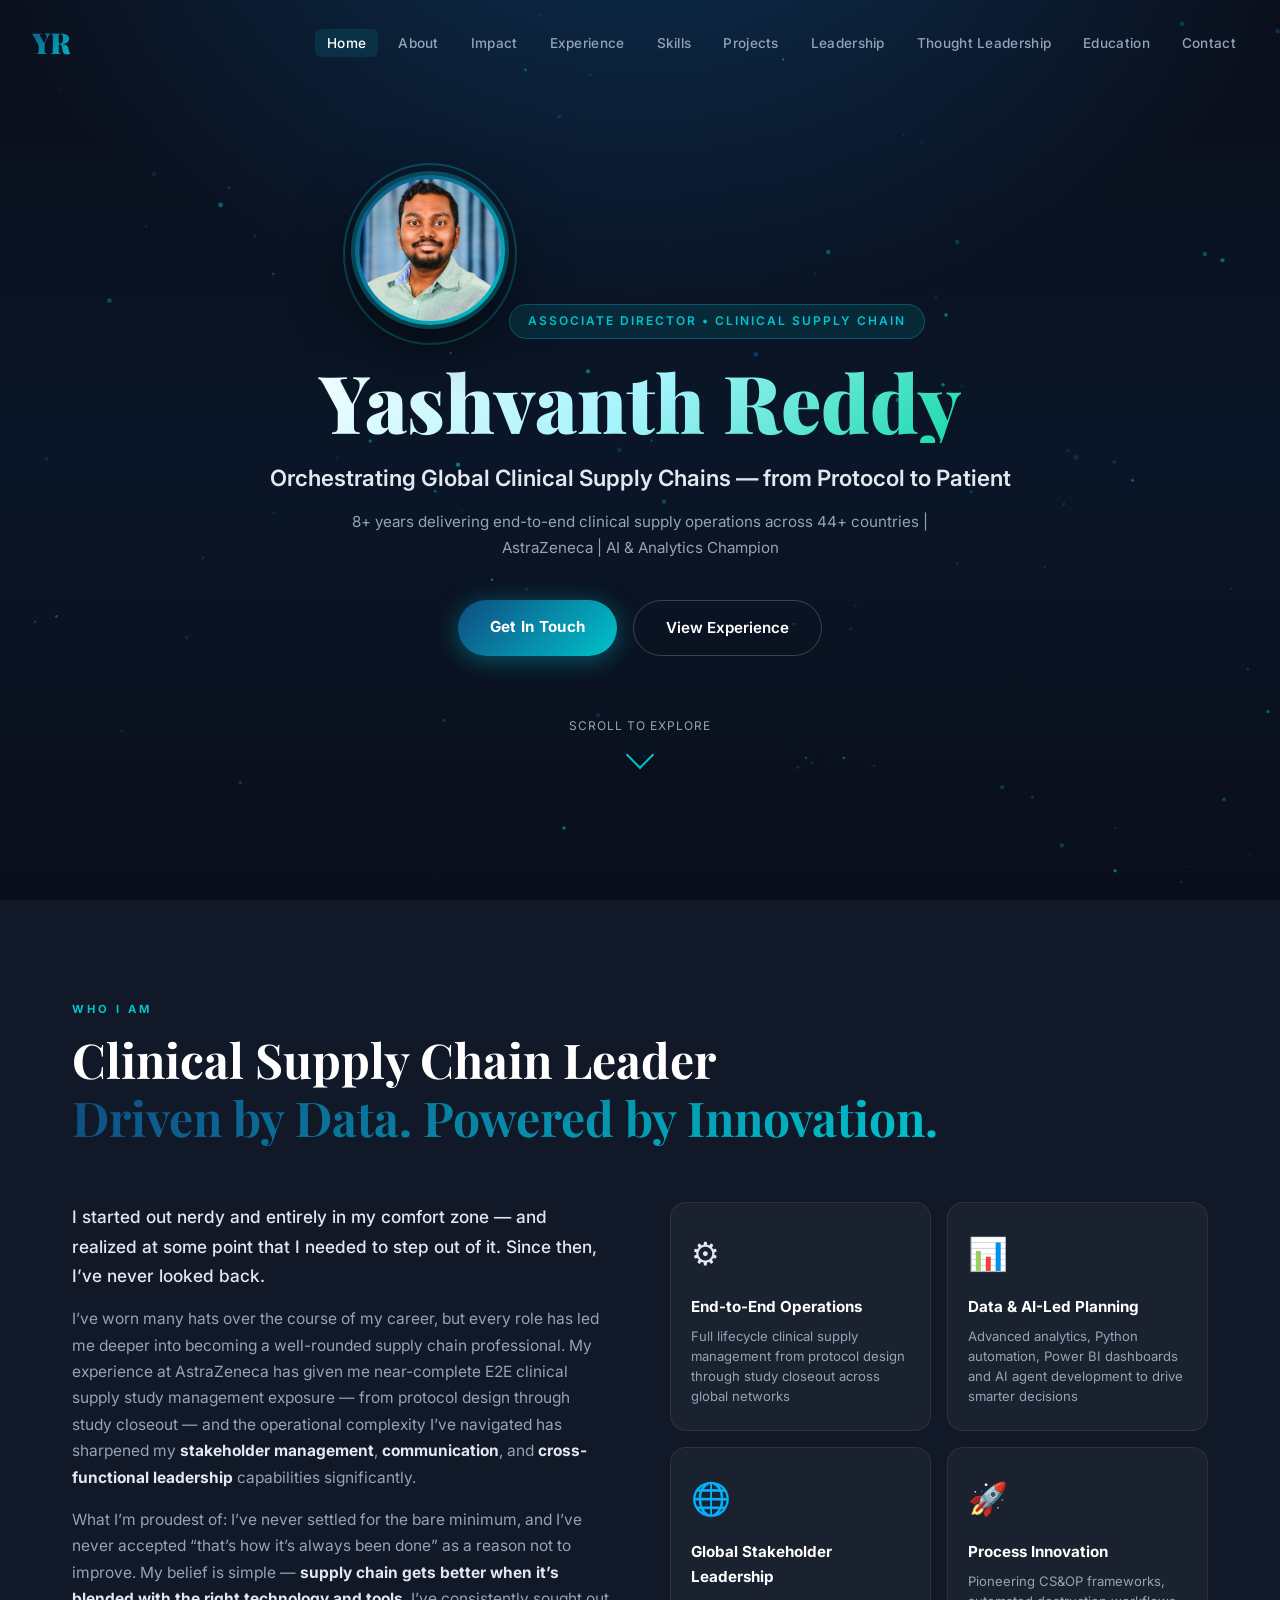
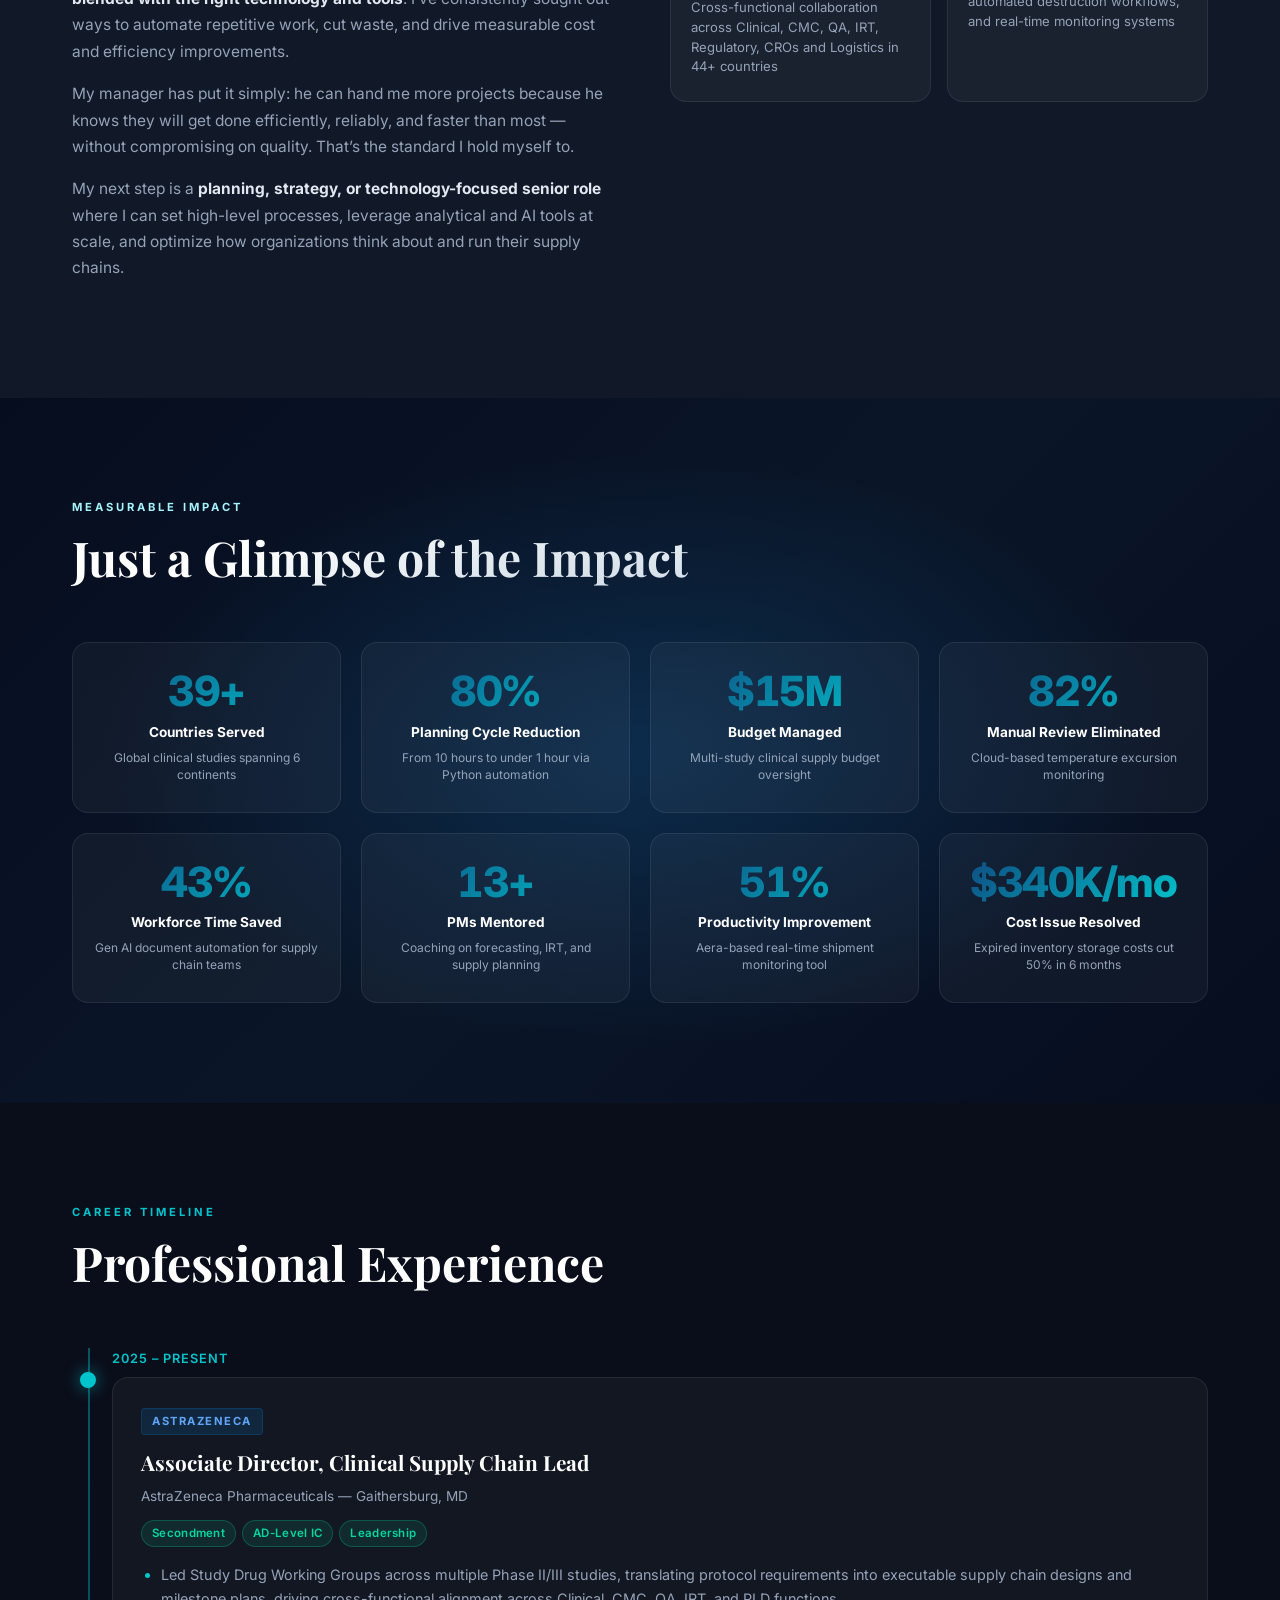
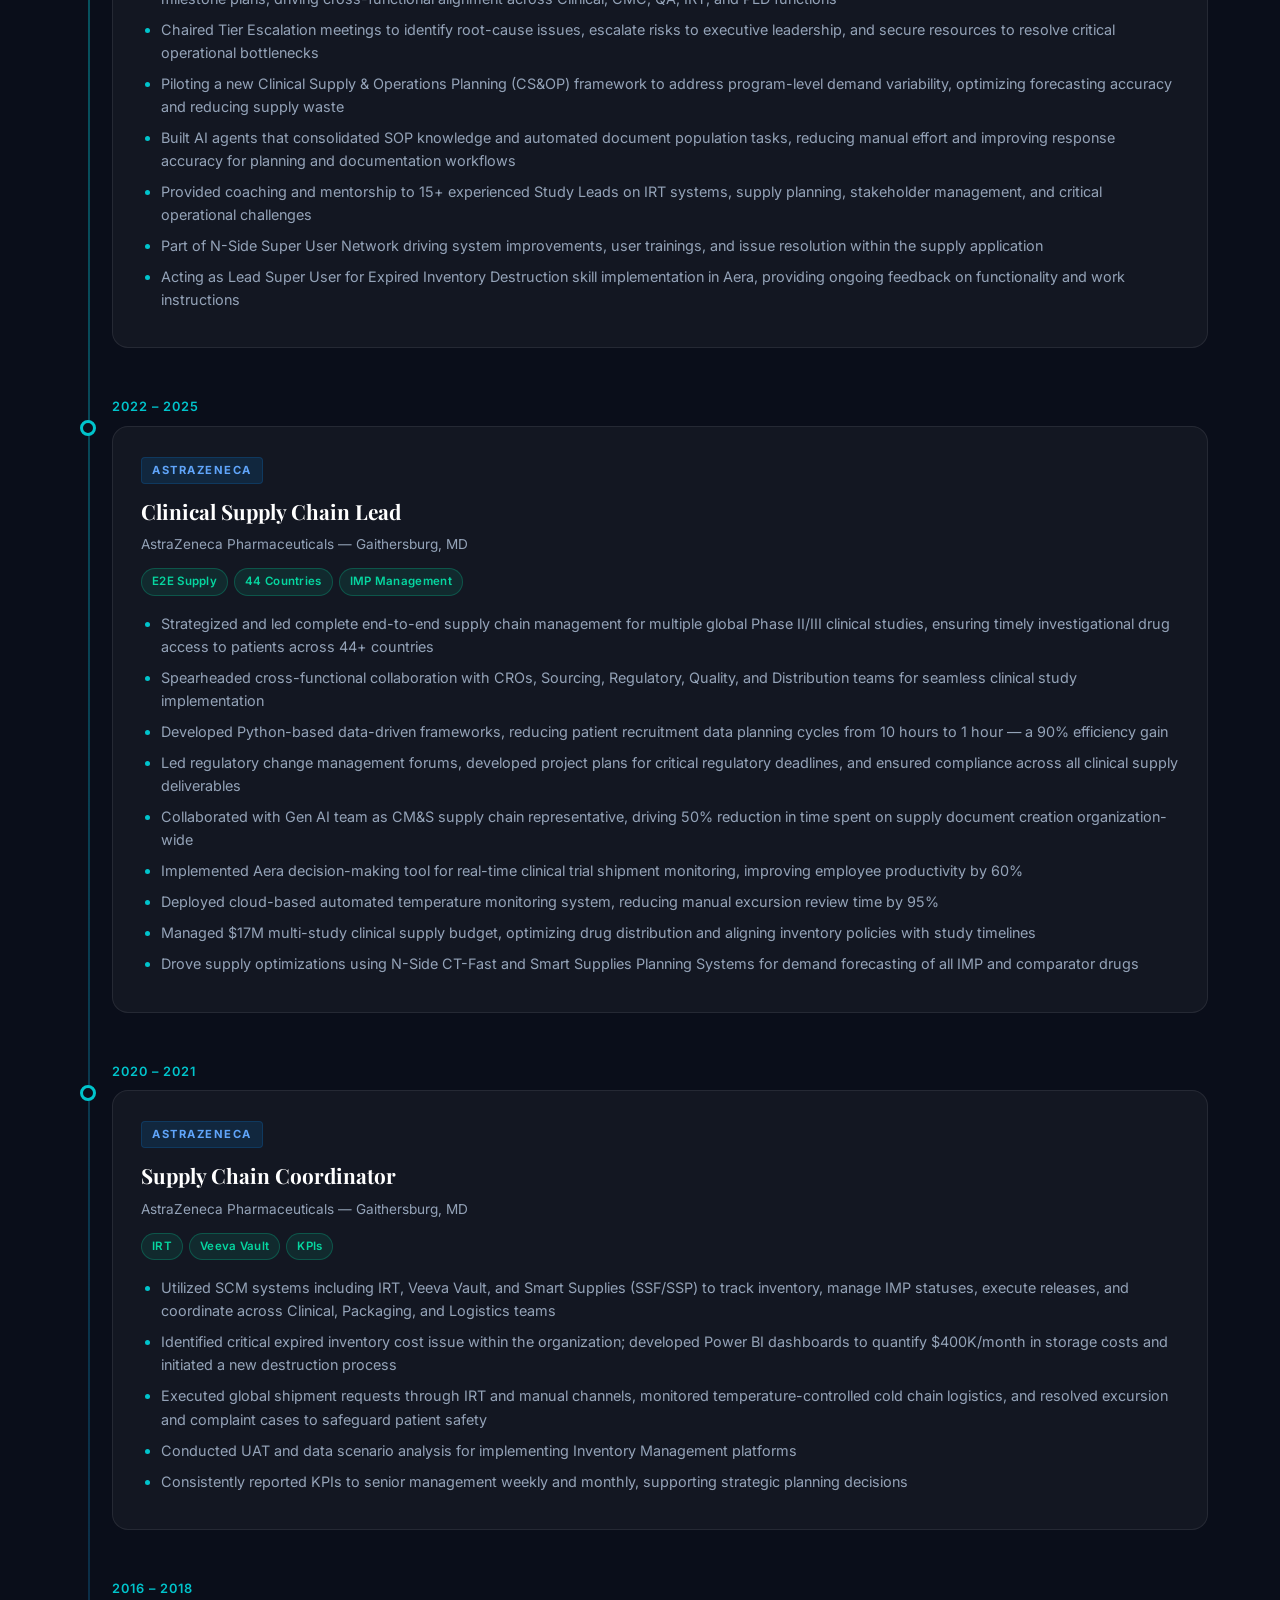
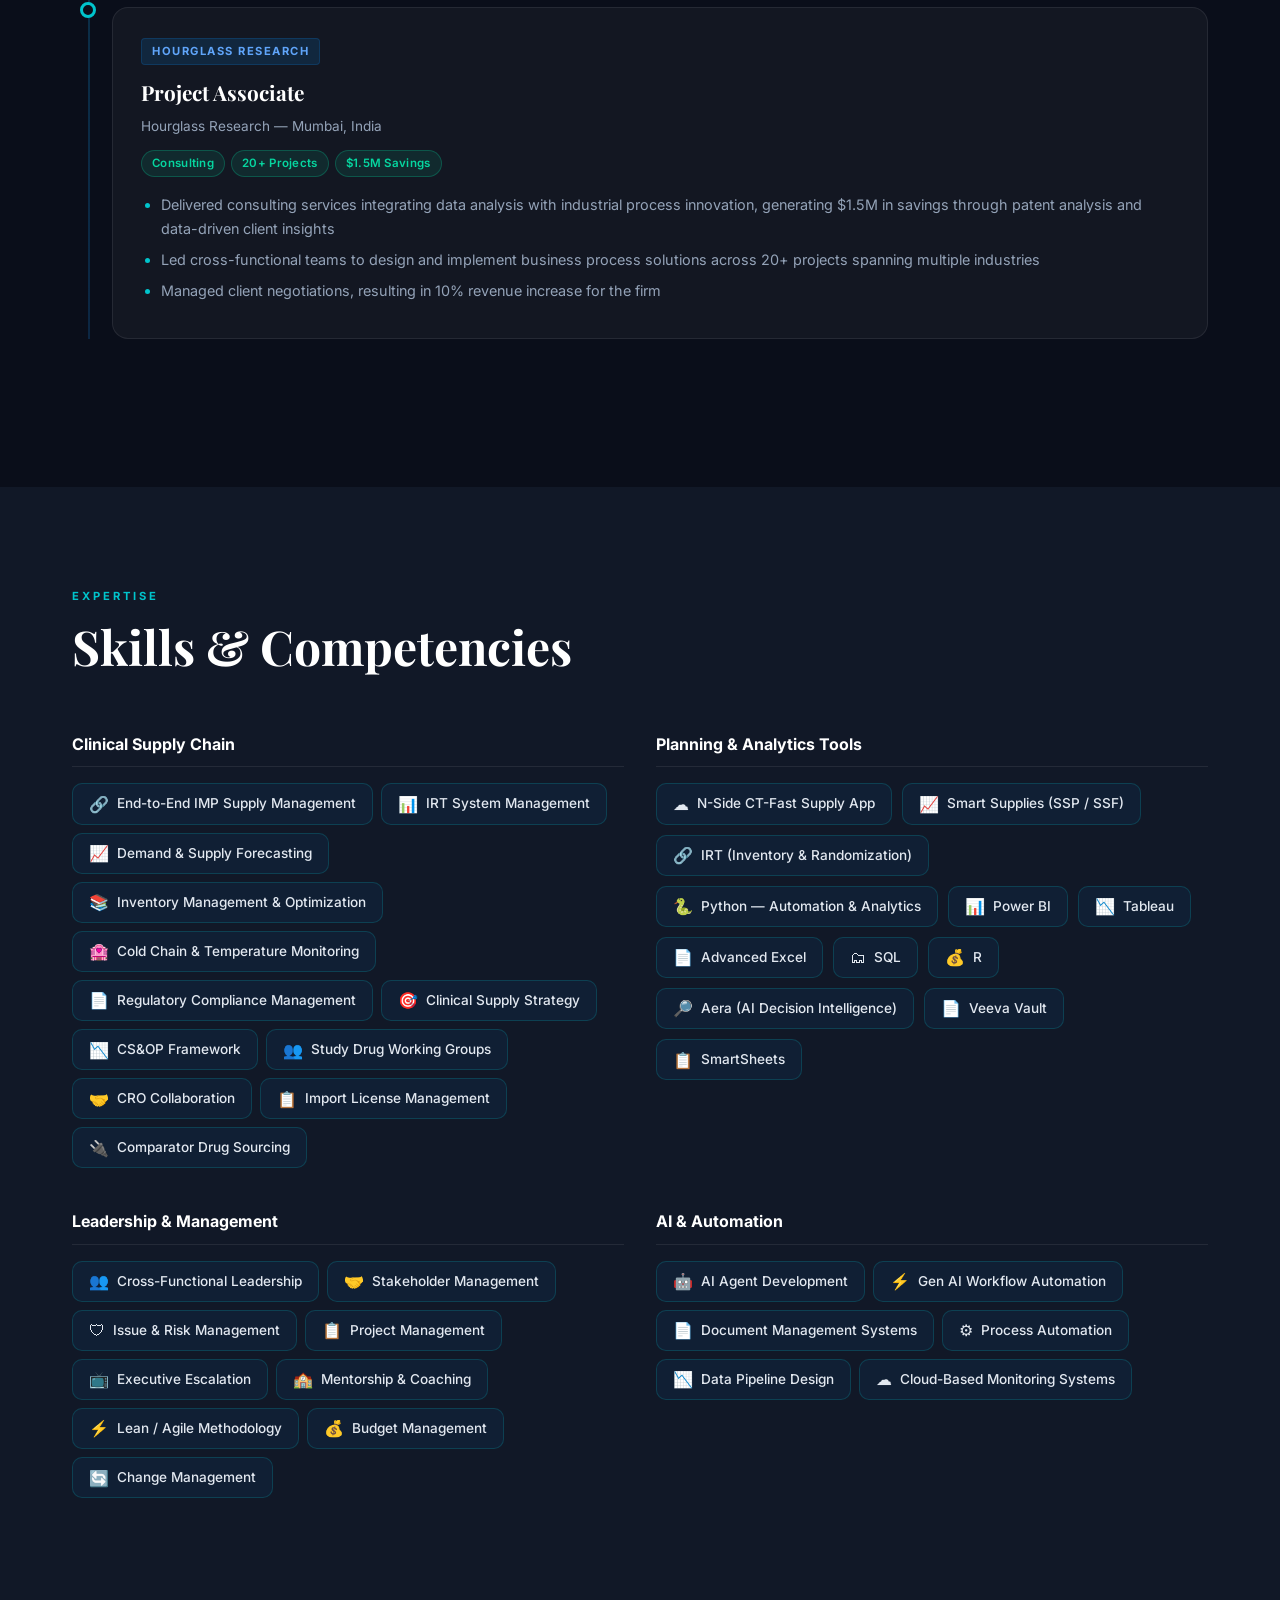
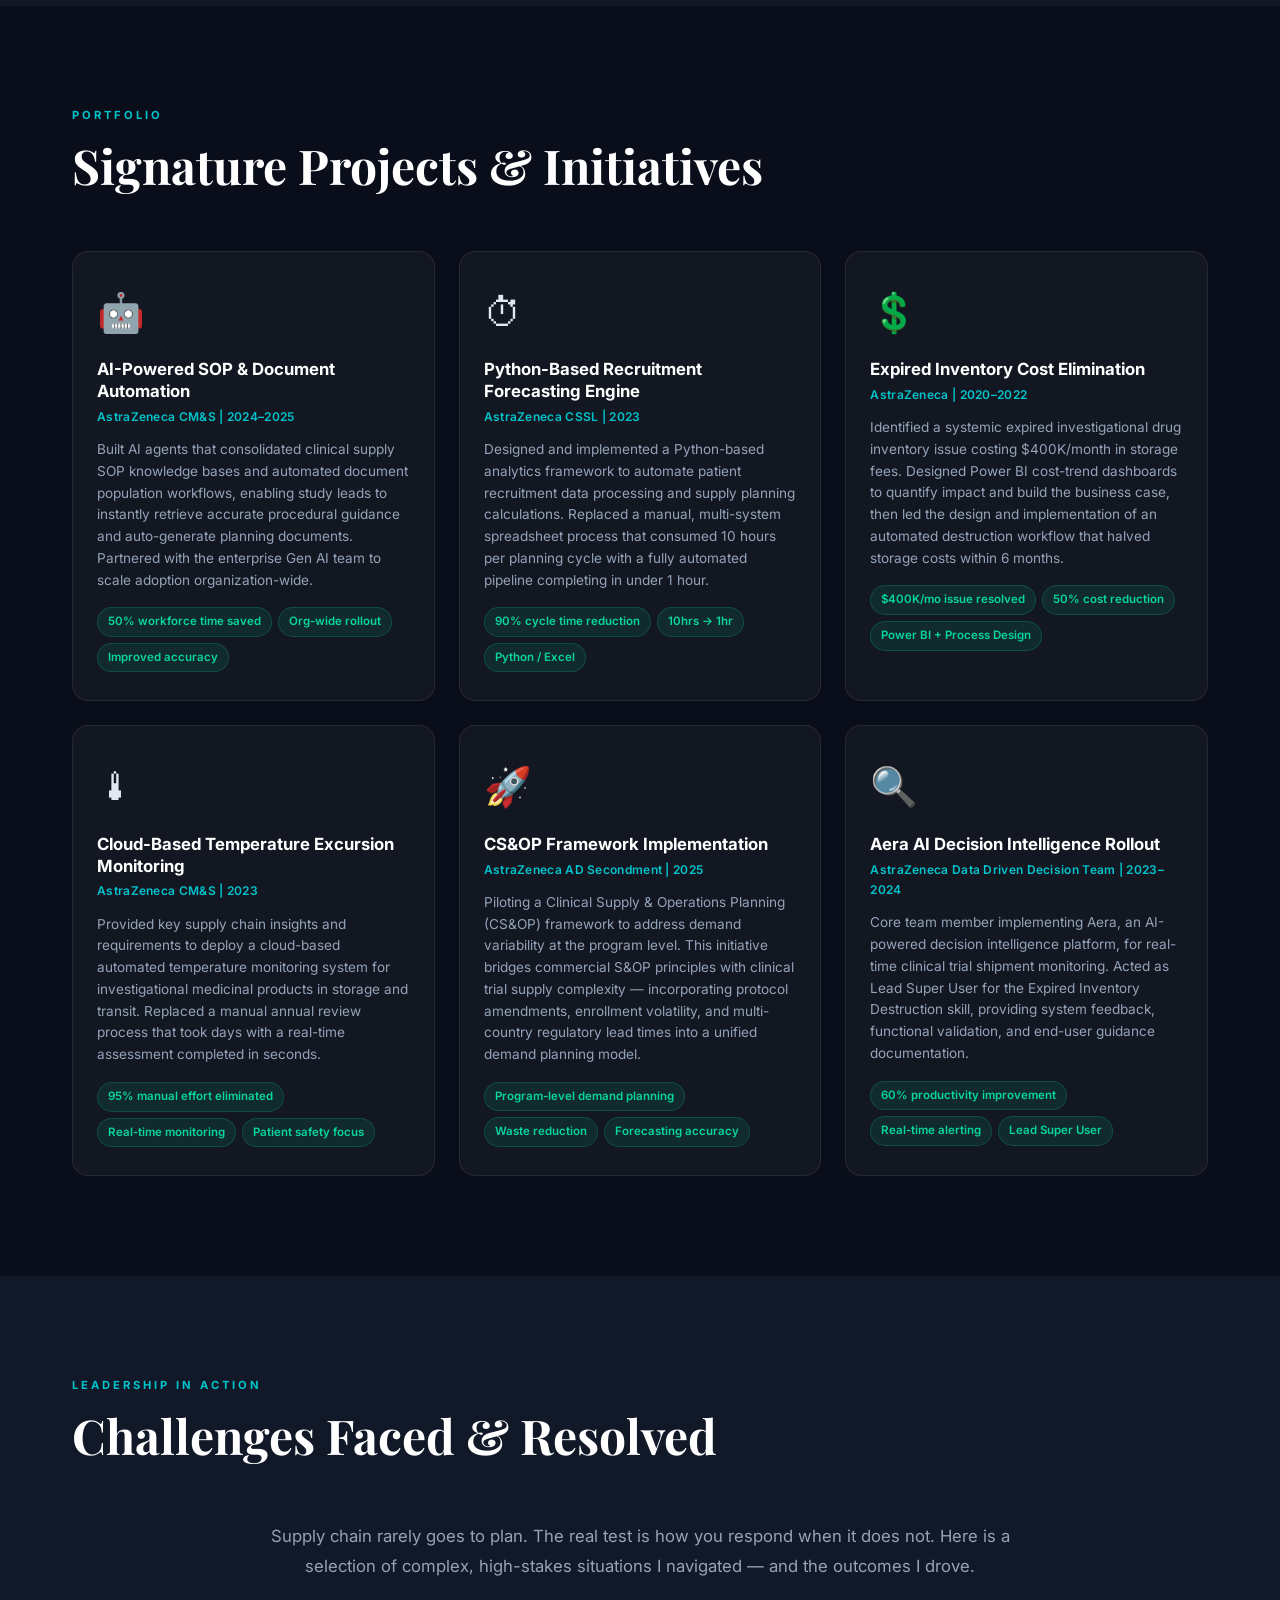
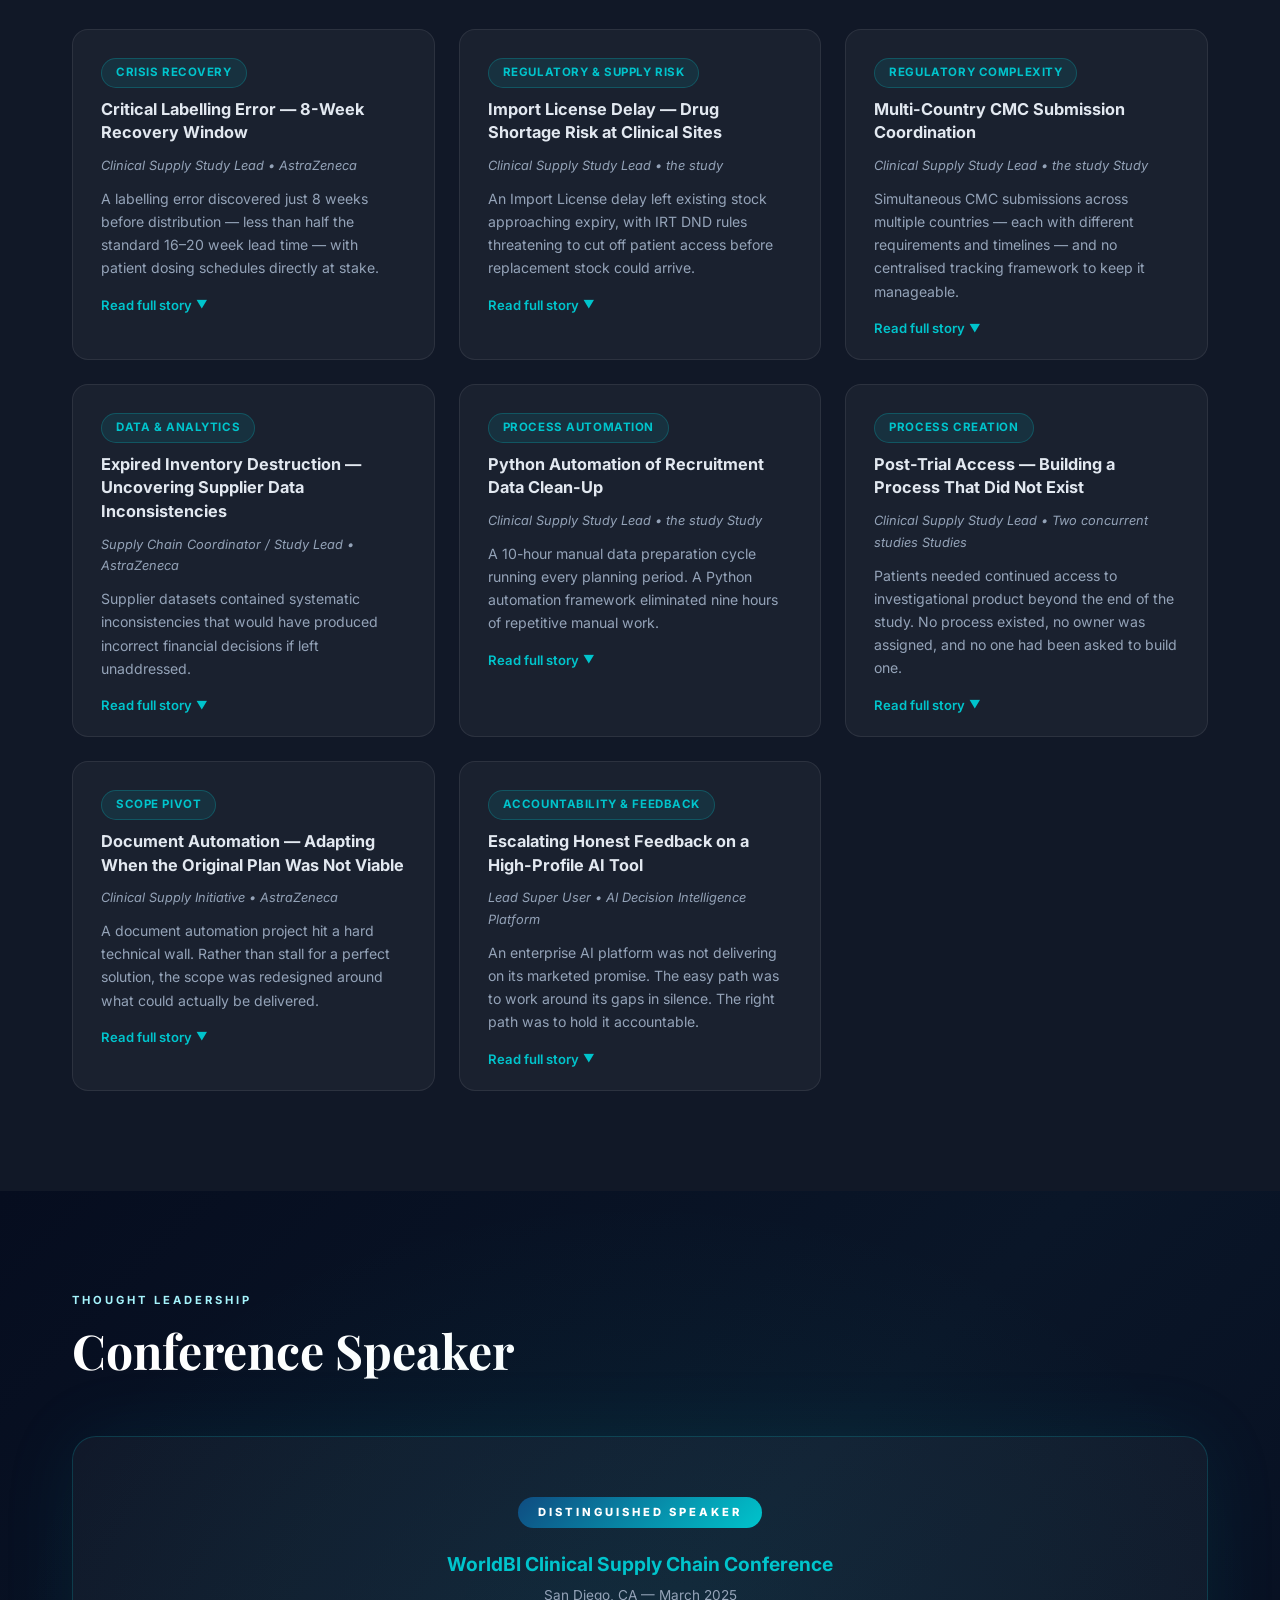
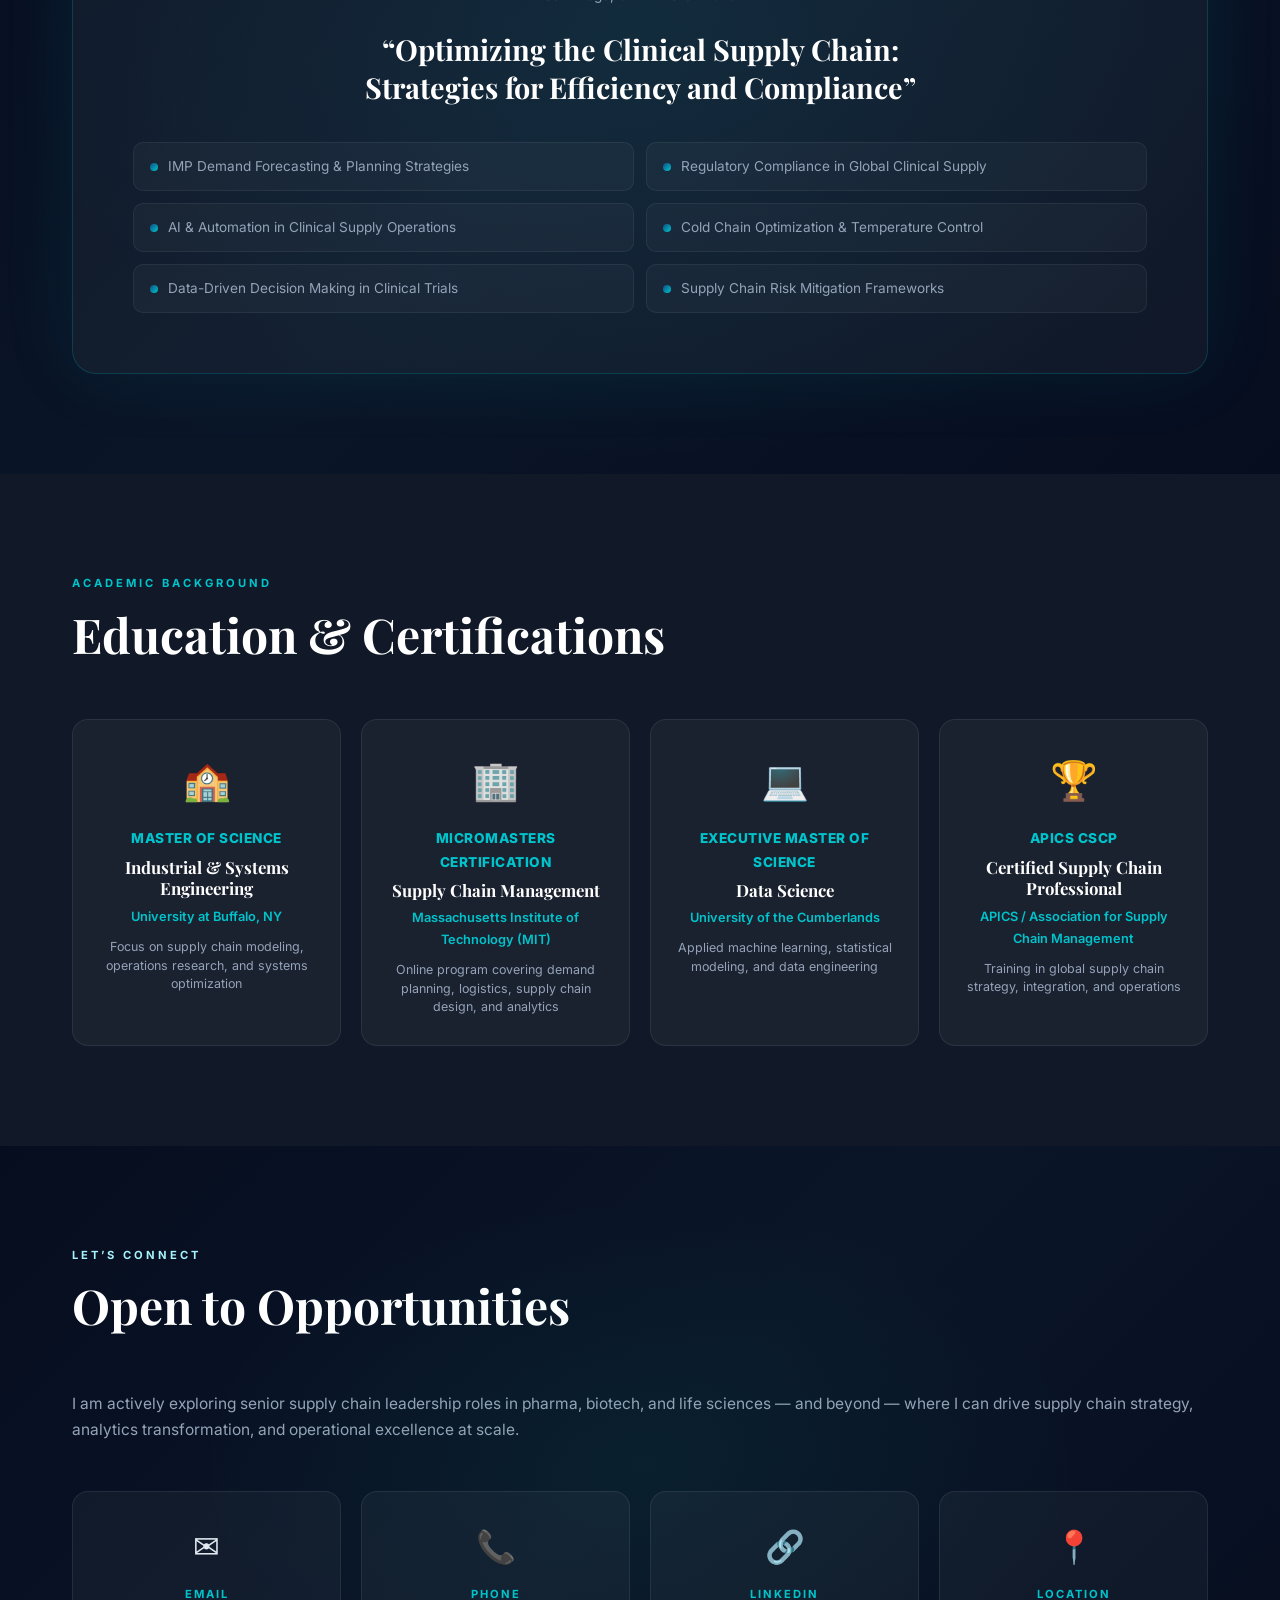
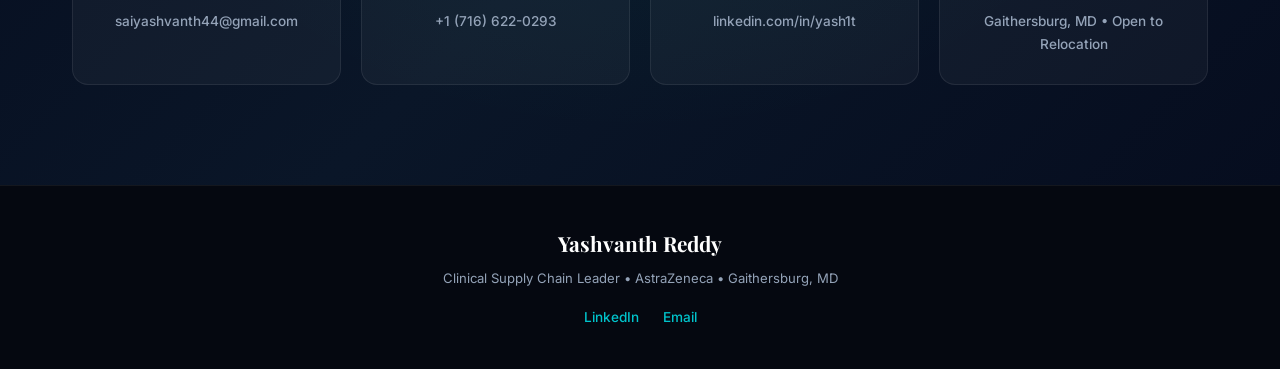
<file: index.html>
<!DOCTYPE html>
<html lang="en">
<head>
  <meta charset="UTF-8" />
  <meta name="viewport" content="width=device-width, initial-scale=1.0" />
  <title>Yashvanth Reddy | Clinical Supply Chain Leader</title>
  <link rel="preconnect" href="https://fonts.googleapis.com" />
  <link href="https://fonts.googleapis.com/css2?family=Inter:wght@300;400;500;600;700;800;900&family=Playfair+Display:wght@700;900&display=swap" rel="stylesheet" />
  <link rel="stylesheet" href="style.css" />
  <link rel="stylesheet" href="stories_extra.css" />
</head>
<body>

<!-- ===================== NAVIGATION ===================== -->
<nav id="navbar">
  <div class="nav-container">
    <div class="nav-logo">YR</div>
    <ul class="nav-links">
      <li><a href="#hero">Home</a></li>
      <li><a href="#about">About</a></li>
      <li><a href="#impact">Impact</a></li>
      <li><a href="#experience">Experience</a></li>
      <li><a href="#skills">Skills</a></li>
      <li><a href="#projects">Projects</a></li>
      <li><a href="#stories">Leadership</a></li>
      <li><a href="#speaking">Thought Leadership</a></li>
      <li><a href="#education">Education</a></li>
      <li><a href="#contact">Contact</a></li>
    </ul>
    <div class="nav-toggle" id="navToggle">
      <span></span><span></span><span></span>
    </div>
  </div>
</nav>

<!-- ===================== HERO ===================== -->
<section id="hero">
  <div class="hero-particles" id="particles"></div>
  <div class="hero-content">
    <div class="hero-photo-wrap">
      <img src="profile.jpg" alt="Yashvanth Reddy" class="hero-photo" />
      <div class="hero-photo-ring"></div>
    </div>
    <div class="hero-badge">Associate Director &bull; Clinical Supply Chain</div>
    <h1 class="hero-name">Yashvanth Reddy</h1>
    <p class="hero-tagline">Orchestrating Global Clinical Supply Chains &mdash; from Protocol to Patient</p>
    <p class="hero-sub">8+ years delivering end-to-end clinical supply operations across 44+ countries | AstraZeneca | AI &amp; Analytics Champion</p>
    <div class="hero-cta-wrap">
      <a href="#contact" class="btn-primary">Get In Touch</a>
      <a href="#experience" class="btn-outline">View Experience</a>
    </div>
    <div class="hero-scroll-hint">
      <span>Scroll to explore</span>
      <div class="scroll-arrow"></div>
    </div>
  </div>
</section>

<!-- ===================== ABOUT ===================== -->
<section id="about">
  <div class="section-container">
    <div class="section-label">Who I Am</div>
    <h2 class="section-title">Clinical Supply Chain Leader<br/><span class="gradient-text">Driven by Data. Powered by Innovation.</span></h2>
    <div class="about-grid">
      <div class="about-text">
        <p class="about-intro">I started out nerdy and entirely in my comfort zone &mdash; and realized at some point that I needed to step out of it. Since then, I&rsquo;ve never looked back.</p>
        <p>I&rsquo;ve worn many hats over the course of my career, but every role has led me deeper into becoming a well-rounded supply chain professional. My experience at AstraZeneca has given me near-complete E2E clinical supply study management exposure &mdash; from protocol design through study closeout &mdash; and the operational complexity I&rsquo;ve navigated has sharpened my <strong>stakeholder management</strong>, <strong>communication</strong>, and <strong>cross-functional leadership</strong> capabilities significantly.</p>
        <p>What I&rsquo;m proudest of: I&rsquo;ve never settled for the bare minimum, and I&rsquo;ve never accepted &ldquo;that&rsquo;s how it&rsquo;s always been done&rdquo; as a reason not to improve. My belief is simple &mdash; <strong>supply chain gets better when it&rsquo;s blended with the right technology and tools</strong>. I&rsquo;ve consistently sought out ways to automate repetitive work, cut waste, and drive measurable cost and efficiency improvements.</p>
        <p>My manager has put it simply: he can hand me more projects because he knows they will get done efficiently, reliably, and faster than most &mdash; without compromising on quality. That&rsquo;s the standard I hold myself to.</p>
        <p>My next step is a <strong>planning, strategy, or technology-focused senior role</strong> where I can set high-level processes, leverage analytical and AI tools at scale, and optimize how organizations think about and run their supply chains.</p>
      </div>
      <div class="about-pillars">
        <div class="pillar-card">
          <div class="pillar-icon">&#9881;</div>
          <div class="pillar-title">End-to-End Operations</div>
          <div class="pillar-desc">Full lifecycle clinical supply management from protocol design through study closeout across global networks</div>
        </div>
        <div class="pillar-card">
          <div class="pillar-icon">&#128202;</div>
          <div class="pillar-title">Data &amp; AI-Led Planning</div>
          <div class="pillar-desc">Advanced analytics, Python automation, Power BI dashboards and AI agent development to drive smarter decisions</div>
        </div>
        <div class="pillar-card">
          <div class="pillar-icon">&#127760;</div>
          <div class="pillar-title">Global Stakeholder Leadership</div>
          <div class="pillar-desc">Cross-functional collaboration across Clinical, CMC, QA, IRT, Regulatory, CROs and Logistics in 44+ countries</div>
        </div>
        <div class="pillar-card">
          <div class="pillar-icon">&#128640;</div>
          <div class="pillar-title">Process Innovation</div>
          <div class="pillar-desc">Pioneering CS&amp;OP frameworks, automated destruction workflows, and real-time monitoring systems</div>
        </div>
      </div>
    </div>
  </div>
</section>

<!-- ===================== IMPACT METRICS ===================== -->
<section id="impact">
  <div class="impact-bg"></div>
  <div class="section-container">
    <div class="section-label" style="color:#a5f3fc;">Measurable Impact</div>
    <h2 class="section-title" style="color:#fff;">Just a Glimpse of the Impact</h2>
    <div class="metrics-grid">
      <div class="metric-card">
        <div class="metric-number" data-target="44" data-suffix="+">0</div>
        <div class="metric-label">Countries Served</div>
        <div class="metric-desc">Global clinical studies spanning 6 continents</div>
      </div>
      <div class="metric-card">
        <div class="metric-number" data-target="90" data-suffix="%">0</div>
        <div class="metric-label">Planning Cycle Reduction</div>
        <div class="metric-desc">From 10 hours to under 1 hour via Python automation</div>
      </div>
      <div class="metric-card">
        <div class="metric-number" data-prefix="$" data-target="17" data-suffix="M">0</div>
        <div class="metric-label">Budget Managed</div>
        <div class="metric-desc">Multi-study clinical supply budget oversight</div>
      </div>
      <div class="metric-card">
        <div class="metric-number" data-target="95" data-suffix="%">0</div>
        <div class="metric-label">Manual Review Eliminated</div>
        <div class="metric-desc">Cloud-based temperature excursion monitoring</div>
      </div>
      <div class="metric-card">
        <div class="metric-number" data-target="50" data-suffix="%">0</div>
        <div class="metric-label">Workforce Time Saved</div>
        <div class="metric-desc">Gen AI document automation for supply chain teams</div>
      </div>
      <div class="metric-card">
        <div class="metric-number" data-target="15" data-suffix="+">0</div>
        <div class="metric-label">PMs Mentored</div>
        <div class="metric-desc">Coaching on forecasting, IRT, and supply planning</div>
      </div>
      <div class="metric-card">
        <div class="metric-number" data-target="60" data-suffix="%">0</div>
        <div class="metric-label">Productivity Improvement</div>
        <div class="metric-desc">Aera-based real-time shipment monitoring tool</div>
      </div>
      <div class="metric-card">
        <div class="metric-number" data-prefix="$" data-target="400" data-suffix="K/mo">0</div>
        <div class="metric-label">Cost Issue Resolved</div>
        <div class="metric-desc">Expired inventory storage costs cut 50% in 6 months</div>
      </div>
    </div>
  </div>
</section>

<!-- ===================== EXPERIENCE ===================== -->
<section id="experience">
  <div class="section-container">
    <div class="section-label">Career Timeline</div>
    <h2 class="section-title">Professional Experience</h2>
    <div class="timeline">

      <div class="timeline-item active">
        <div class="timeline-dot"></div>
        <div class="timeline-date">2025 &ndash; Present</div>
        <div class="timeline-card">
          <div class="timeline-company-badge">AstraZeneca</div>
          <div class="timeline-role">Associate Director, Clinical Supply Chain Lead</div>
          <div class="timeline-company">AstraZeneca Pharmaceuticals &mdash; Gaithersburg, MD</div>
          <div class="timeline-tag-row">
            <span class="tag">Secondment</span>
            <span class="tag">AD-Level IC</span>
            <span class="tag">Leadership</span>
          </div>
          <ul class="timeline-bullets">
            <li>Led Study Drug Working Groups across multiple Phase II/III studies, translating protocol requirements into executable supply chain designs and milestone plans, driving cross-functional alignment across Clinical, CMC, QA, IRT, and PLD functions</li>
            <li>Chaired Tier Escalation meetings to identify root-cause issues, escalate risks to executive leadership, and secure resources to resolve critical operational bottlenecks</li>
            <li>Piloting a new Clinical Supply &amp; Operations Planning (CS&amp;OP) framework to address program-level demand variability, optimizing forecasting accuracy and reducing supply waste</li>
            <li>Built AI agents that consolidated SOP knowledge and automated document population tasks, reducing manual effort and improving response accuracy for planning and documentation workflows</li>
            <li>Provided coaching and mentorship to 15+ experienced Study Leads on IRT systems, supply planning, stakeholder management, and critical operational challenges</li>
            <li>Part of N-Side Super User Network driving system improvements, user trainings, and issue resolution within the supply application</li>
            <li>Acting as Lead Super User for Expired Inventory Destruction skill implementation in Aera, providing ongoing feedback on functionality and work instructions</li>
          </ul>
        </div>
      </div>

      <div class="timeline-item">
        <div class="timeline-dot"></div>
        <div class="timeline-date">2022 &ndash; 2025</div>
        <div class="timeline-card">
          <div class="timeline-company-badge">AstraZeneca</div>
          <div class="timeline-role">Clinical Supply Chain Lead</div>
          <div class="timeline-company">AstraZeneca Pharmaceuticals &mdash; Gaithersburg, MD</div>
          <div class="timeline-tag-row">
            <span class="tag">E2E Supply</span>
            <span class="tag">44 Countries</span>
            <span class="tag">IMP Management</span>
          </div>
          <ul class="timeline-bullets">
            <li>Strategized and led complete end-to-end supply chain management for multiple global Phase II/III clinical studies, ensuring timely investigational drug access to patients across 44+ countries</li>
            <li>Spearheaded cross-functional collaboration with CROs, Sourcing, Regulatory, Quality, and Distribution teams for seamless clinical study implementation</li>
            <li>Developed Python-based data-driven frameworks, reducing patient recruitment data planning cycles from 10 hours to 1 hour &mdash; a 90% efficiency gain</li>
            <li>Led regulatory change management forums, developed project plans for critical regulatory deadlines, and ensured compliance across all clinical supply deliverables</li>
            <li>Collaborated with Gen AI team as CM&S supply chain representative, driving 50% reduction in time spent on supply document creation organization-wide</li>
            <li>Implemented Aera decision-making tool for real-time clinical trial shipment monitoring, improving employee productivity by 60%</li>
            <li>Deployed cloud-based automated temperature monitoring system, reducing manual excursion review time by 95%</li>
            <li>Managed $17M multi-study clinical supply budget, optimizing drug distribution and aligning inventory policies with study timelines</li>
            <li>Drove supply optimizations using N-Side CT-Fast and Smart Supplies Planning Systems for demand forecasting of all IMP and comparator drugs</li>
          </ul>
        </div>
      </div>

      <div class="timeline-item">
        <div class="timeline-dot"></div>
        <div class="timeline-date">2020 &ndash; 2021</div>
        <div class="timeline-card">
          <div class="timeline-company-badge">AstraZeneca</div>
          <div class="timeline-role">Supply Chain Coordinator</div>
          <div class="timeline-company">AstraZeneca Pharmaceuticals &mdash; Gaithersburg, MD</div>
          <div class="timeline-tag-row">
            <span class="tag">IRT</span>
            <span class="tag">Veeva Vault</span>
            <span class="tag">KPIs</span>
          </div>
          <ul class="timeline-bullets">
            <li>Utilized SCM systems including IRT, Veeva Vault, and Smart Supplies (SSF/SSP) to track inventory, manage IMP statuses, execute releases, and coordinate across Clinical, Packaging, and Logistics teams</li>
            <li>Identified critical expired inventory cost issue within the organization; developed Power BI dashboards to quantify $400K/month in storage costs and initiated a new destruction process</li>
            <li>Executed global shipment requests through IRT and manual channels, monitored temperature-controlled cold chain logistics, and resolved excursion and complaint cases to safeguard patient safety</li>
            <li>Conducted UAT and data scenario analysis for implementing Inventory Management platforms</li>
            <li>Consistently reported KPIs to senior management weekly and monthly, supporting strategic planning decisions</li>
          </ul>
        </div>
      </div>

      <div class="timeline-item">
        <div class="timeline-dot"></div>
        <div class="timeline-date">2016 &ndash; 2018</div>
        <div class="timeline-card">
          <div class="timeline-company-badge">Hourglass Research</div>
          <div class="timeline-role">Project Associate</div>
          <div class="timeline-company">Hourglass Research &mdash; Mumbai, India</div>
          <div class="timeline-tag-row">
            <span class="tag">Consulting</span>
            <span class="tag">20+ Projects</span>
            <span class="tag">$1.5M Savings</span>
          </div>
          <ul class="timeline-bullets">
            <li>Delivered consulting services integrating data analysis with industrial process innovation, generating $1.5M in savings through patent analysis and data-driven client insights</li>
            <li>Led cross-functional teams to design and implement business process solutions across 20+ projects spanning multiple industries</li>
            <li>Managed client negotiations, resulting in 10% revenue increase for the firm</li>
          </ul>
        </div>
      </div>

    </div>
  </div>
</section>


<section id="skills">
  <div class="section-container">
    <div class="section-label">Expertise</div>
    <h2 class="section-title">Skills &amp; Competencies</h2>
    <div class="skills-layout">

      <div class="skill-category">
        <h3 class="skill-cat-title">Clinical Supply Chain</h3>
        <div class="skill-tags">
          <span class="skill-tool-tag"><span class="skill-tool-icon">&#128279;</span> End-to-End IMP Supply Management</span>
          <span class="skill-tool-tag"><span class="skill-tool-icon">&#128202;</span> IRT System Management</span>
          <span class="skill-tool-tag"><span class="skill-tool-icon">&#128200;</span> Demand &amp; Supply Forecasting</span>
          <span class="skill-tool-tag"><span class="skill-tool-icon">&#128218;</span> Inventory Management &amp; Optimization</span>
          <span class="skill-tool-tag"><span class="skill-tool-icon">&#127977;</span> Cold Chain &amp; Temperature Monitoring</span>
          <span class="skill-tool-tag"><span class="skill-tool-icon">&#128196;</span> Regulatory Compliance Management</span>
          <span class="skill-tool-tag"><span class="skill-tool-icon">&#127919;</span> Clinical Supply Strategy</span>
          <span class="skill-tool-tag"><span class="skill-tool-icon">&#128201;</span> CS&amp;OP Framework</span>
          <span class="skill-tool-tag"><span class="skill-tool-icon">&#128101;</span> Study Drug Working Groups</span>
          <span class="skill-tool-tag"><span class="skill-tool-icon">&#129309;</span> CRO Collaboration</span>
          <span class="skill-tool-tag"><span class="skill-tool-icon">&#128203;</span> Import License Management</span>
          <span class="skill-tool-tag"><span class="skill-tool-icon">&#128268;</span> Comparator Drug Sourcing</span>
        </div>
      </div>

      <div class="skill-category">
        <h3 class="skill-cat-title">Planning &amp; Analytics Tools</h3>
        <div class="skill-bars">
          <span class="skill-tool-tag"><span class="skill-tool-icon">&#9729;</span> N-Side CT-Fast Supply App</span>
          <span class="skill-tool-tag"><span class="skill-tool-icon">&#128200;</span> Smart Supplies (SSP / SSF)</span>
          <span class="skill-tool-tag"><span class="skill-tool-icon">&#128279;</span> IRT (Inventory &amp; Randomization)</span>
          <span class="skill-tool-tag"><span class="skill-tool-icon">&#128013;</span> Python &mdash; Automation &amp; Analytics</span>
          <span class="skill-tool-tag"><span class="skill-tool-icon">&#128202;</span> Power BI</span>
          <span class="skill-tool-tag"><span class="skill-tool-icon">&#128201;</span> Tableau</span>
          <span class="skill-tool-tag"><span class="skill-tool-icon">&#128196;</span> Advanced Excel</span>
          <span class="skill-tool-tag"><span class="skill-tool-icon">&#128450;</span> SQL</span>
          <span class="skill-tool-tag"><span class="skill-tool-icon">&#128176;</span> R</span>
          <span class="skill-tool-tag"><span class="skill-tool-icon">&#128270;</span> Aera (AI Decision Intelligence)</span>
          <span class="skill-tool-tag"><span class="skill-tool-icon">&#128196;</span> Veeva Vault</span>
          <span class="skill-tool-tag"><span class="skill-tool-icon">&#128203;</span> SmartSheets</span>
        </div>
      </div>

      <div class="skill-category">
        <h3 class="skill-cat-title">Leadership &amp; Management</h3>
        <div class="skill-tags">
          <span class="skill-tool-tag"><span class="skill-tool-icon">&#128101;</span> Cross-Functional Leadership</span>
          <span class="skill-tool-tag"><span class="skill-tool-icon">&#129309;</span> Stakeholder Management</span>
          <span class="skill-tool-tag"><span class="skill-tool-icon">&#128737;</span> Issue &amp; Risk Management</span>
          <span class="skill-tool-tag"><span class="skill-tool-icon">&#128203;</span> Project Management</span>
          <span class="skill-tool-tag"><span class="skill-tool-icon">&#128250;</span> Executive Escalation</span>
          <span class="skill-tool-tag"><span class="skill-tool-icon">&#127979;</span> Mentorship &amp; Coaching</span>
          <span class="skill-tool-tag"><span class="skill-tool-icon">&#9889;</span> Lean / Agile Methodology</span>
          <span class="skill-tool-tag"><span class="skill-tool-icon">&#128176;</span> Budget Management</span>
          <span class="skill-tool-tag"><span class="skill-tool-icon">&#128260;</span> Change Management</span>
        </div>
      </div>

      <div class="skill-category">
        <h3 class="skill-cat-title">AI &amp; Automation</h3>
        <div class="skill-tags">
          <span class="skill-tool-tag"><span class="skill-tool-icon">&#129302;</span> AI Agent Development</span>
          <span class="skill-tool-tag"><span class="skill-tool-icon">&#9889;</span> Gen AI Workflow Automation</span>
          <span class="skill-tool-tag"><span class="skill-tool-icon">&#128196;</span> Document Management Systems</span>
          <span class="skill-tool-tag"><span class="skill-tool-icon">&#9881;</span> Process Automation</span>
          <span class="skill-tool-tag"><span class="skill-tool-icon">&#128201;</span> Data Pipeline Design</span>
          <span class="skill-tool-tag"><span class="skill-tool-icon">&#9729;</span> Cloud-Based Monitoring Systems</span>
        </div>
      </div>

    </div>
  </div>
</section>

<!-- ===================== KEY PROJECTS ===================== -->
<section id="projects">
  <div class="section-container">
    <div class="section-label">Portfolio</div>
    <h2 class="section-title">Signature Projects &amp; Initiatives</h2>
    <div class="projects-grid">

      <div class="proj-card">
        <div class="proj-icon">&#129302;</div>
        <div class="proj-title">AI-Powered SOP &amp; Document Automation</div>
        <div class="proj-context">AstraZeneca CM&S | 2024&ndash;2025</div>
        <p class="proj-desc">Built AI agents that consolidated clinical supply SOP knowledge bases and automated document population workflows, enabling study leads to instantly retrieve accurate procedural guidance and auto-generate planning documents. Partnered with the enterprise Gen AI team to scale adoption organization-wide.</p>
        <div class="proj-outcomes">
          <span class="outcome-chip">50% workforce time saved</span>
          <span class="outcome-chip">Org-wide rollout</span>
          <span class="outcome-chip">Improved accuracy</span>
        </div>
      </div>

      <div class="proj-card">
        <div class="proj-icon">&#9201;</div>
        <div class="proj-title">Python-Based Recruitment Forecasting Engine</div>
        <div class="proj-context">AstraZeneca CSSL | 2023</div>
        <p class="proj-desc">Designed and implemented a Python-based analytics framework to automate patient recruitment data processing and supply planning calculations. Replaced a manual, multi-system spreadsheet process that consumed 10 hours per planning cycle with a fully automated pipeline completing in under 1 hour.</p>
        <div class="proj-outcomes">
          <span class="outcome-chip">90% cycle time reduction</span>
          <span class="outcome-chip">10hrs &rarr; 1hr</span>
          <span class="outcome-chip">Python / Excel</span>
        </div>
      </div>

      <div class="proj-card">
        <div class="proj-icon">&#128178;</div>
        <div class="proj-title">Expired Inventory Cost Elimination</div>
        <div class="proj-context">AstraZeneca | 2020&ndash;2022</div>
        <p class="proj-desc">Identified a systemic expired investigational drug inventory issue costing $400K/month in storage fees. Designed Power BI cost-trend dashboards to quantify impact and build the business case, then led the design and implementation of an automated destruction workflow that halved storage costs within 6 months.</p>
        <div class="proj-outcomes">
          <span class="outcome-chip">$400K/mo issue resolved</span>
          <span class="outcome-chip">50% cost reduction</span>
          <span class="outcome-chip">Power BI + Process Design</span>
        </div>
      </div>

      <div class="proj-card">
        <div class="proj-icon">&#127777;</div>
        <div class="proj-title">Cloud-Based Temperature Excursion Monitoring</div>
        <div class="proj-context">AstraZeneca CM&S | 2023</div>
        <p class="proj-desc">Provided key supply chain insights and requirements to deploy a cloud-based automated temperature monitoring system for investigational medicinal products in storage and transit. Replaced a manual annual review process that took days with a real-time assessment completed in seconds.</p>
        <div class="proj-outcomes">
          <span class="outcome-chip">95% manual effort eliminated</span>
          <span class="outcome-chip">Real-time monitoring</span>
          <span class="outcome-chip">Patient safety focus</span>
        </div>
      </div>

      <div class="proj-card">
        <div class="proj-icon">&#128640;</div>
        <div class="proj-title">CS&amp;OP Framework Implementation</div>
        <div class="proj-context">AstraZeneca AD Secondment | 2025</div>
        <p class="proj-desc">Piloting a Clinical Supply &amp; Operations Planning (CS&amp;OP) framework to address demand variability at the program level. This initiative bridges commercial S&amp;OP principles with clinical trial supply complexity &mdash; incorporating protocol amendments, enrollment volatility, and multi-country regulatory lead times into a unified demand planning model.</p>
        <div class="proj-outcomes">
          <span class="outcome-chip">Program-level demand planning</span>
          <span class="outcome-chip">Waste reduction</span>
          <span class="outcome-chip">Forecasting accuracy</span>
        </div>
      </div>

      <div class="proj-card">
        <div class="proj-icon">&#128269;</div>
        <div class="proj-title">Aera AI Decision Intelligence Rollout</div>
        <div class="proj-context">AstraZeneca Data Driven Decision Team | 2023&ndash;2024</div>
        <p class="proj-desc">Core team member implementing Aera, an AI-powered decision intelligence platform, for real-time clinical trial shipment monitoring. Acted as Lead Super User for the Expired Inventory Destruction skill, providing system feedback, functional validation, and end-user guidance documentation.</p>
        <div class="proj-outcomes">
          <span class="outcome-chip">60% productivity improvement</span>
          <span class="outcome-chip">Real-time alerting</span>
          <span class="outcome-chip">Lead Super User</span>
        </div>
      </div>

    </div>
  </div>
</section>


<!-- ===================== LEADERSHIP IN ACTION ===================== -->
<section id="stories">
  <div class="section-container">
    <div class="section-label">Leadership in Action</div>
    <h2 class="section-title">Challenges Faced &amp; Resolved</h2>
    <p class="stories-intro">Supply chain rarely goes to plan. The real test is how you respond when it does not. Here is a selection of complex, high-stakes situations I navigated &mdash; and the outcomes I drove.</p>
    <div class="stories-grid" id="storiesGrid">

      <div class="story-card">
        <div class="story-type-badge">Crisis Recovery</div>
        <div class="story-title">Critical Labelling Error &mdash; 8-Week Recovery Window</div>
        <div class="story-context">Clinical Supply Study Lead &bull; AstraZeneca</div>
        <div class="story-summary">A labelling error discovered just 8 weeks before distribution &mdash; less than half the standard 16&ndash;20 week lead time &mdash; with patient dosing schedules directly at stake.</div>
        <div class="story-body">
          <div class="story-section"><span class="story-label">Situation</span>A serious labelling error packs with a 30-month shelf life labelled with a 36-month expiry. Discovered only 8 weeks before distribution was needed, against a standard 16&ndash;20 week timeline.</div>
          <div class="story-section"><span class="story-label">Action</span>Immediately took ownership, escalated simultaneously to clinical and program leads. Identified QA approval and invoicing as the key bottlenecks and fast-tracked both in parallel. Coordinated packing and distribution workstreams concurrently to compress the total timeline.</div>
          <div class="story-section"><span class="story-label">Result</span>Packing completed in 4 weeks, distribution in a further 4 weeks &mdash; full delivery within 7.5 weeks with zero impact on patient dosing schedules. Learnings codified into risk mitigation frameworks for future studies.</div>
        </div>
        <div class="story-expand-btn" onclick="toggleStory(this)">Read full story <span>&#9660;</span></div>
      </div>

      <div class="story-card">
        <div class="story-type-badge">Regulatory &amp; Supply Risk</div>
        <div class="story-title">Import License Delay &mdash; Drug Shortage Risk at Clinical Sites</div>
        <div class="story-context">Clinical Supply Study Lead &bull; the study</div>
        <div class="story-summary">An Import License delay left existing stock approaching expiry, with IRT DND rules threatening to cut off patient access before replacement stock could arrive.</div>
        <div class="story-body">
          <div class="story-section"><span class="story-label">Situation</span>an Import License delay put drug availability at risk. Existing stock neared expiry and IRT DND rules (blocking dispensing within 30 days of expiry) compounded the risk. Two options: extend individual kit expiry dates, or reduce the global DND period.</div>
          <div class="story-section"><span class="story-label">Action</span>Modelled both options. Reducing DND globally would introduce risk across all countries. Advocated strongly for the targeted kit extension, providing clear clinical and regulatory rationale that it posed no patient safety risk.</div>
          <div class="story-section"><span class="story-label">Result</span>Team agreed. Drug availability maintained at all sites until the IL was secured. No patient continuity disruption. Risk analysis framework applied to future high-stakes decisions.</div>
        </div>
        <div class="story-expand-btn" onclick="toggleStory(this)">Read full story <span>&#9660;</span></div>
      </div>

      

      

      

      <div class="story-card">
        <div class="story-type-badge">Regulatory Complexity</div>
        <div class="story-title">Multi-Country CMC Submission Coordination</div>
        <div class="story-context">Clinical Supply Study Lead &bull; the study Study</div>
        <div class="story-summary">Simultaneous CMC submissions across multiple countries &mdash; each with different requirements and timelines &mdash; and no centralised tracking framework to keep it manageable.</div>
        <div class="story-body">
          <div class="story-section"><span class="story-label">Situation</span>Managing CMC submissions across multiple countries in the study, each with different regulatory requirements, approval timelines, and shelf life extension needs &mdash; a fragmented, hard-to-track process.</div>
          <div class="story-section"><span class="story-label">Action</span>Built a detailed country-level tracker capturing each market&rsquo;s requirements and timelines. Created structured communication cadences across CMC, regulatory, and supply teams to maintain alignment at every milestone.</div>
          <div class="story-section"><span class="story-label">Result</span>All regulatory deadlines met. Team communication improved substantially. Framework adopted as a template for multi-country submissions on subsequent studies.</div>
        </div>
        <div class="story-expand-btn" onclick="toggleStory(this)">Read full story <span>&#9660;</span></div>
      </div>

      <div class="story-card">
        <div class="story-type-badge">Data &amp; Analytics</div>
        <div class="story-title">Expired Inventory Destruction &mdash; Uncovering Supplier Data Inconsistencies</div>
        <div class="story-context">Supply Chain Coordinator / Study Lead &bull; AstraZeneca</div>
        <div class="story-summary">Supplier datasets contained systematic inconsistencies that would have produced incorrect financial decisions if left unaddressed.</div>
        <div class="story-body">
          <div class="story-section"><span class="story-label">Situation</span>Supplier datasets for an inventory destruction project contained significant inconsistencies: mismatched cost records, conflicting storage logs, and data gaps making reconciliation impossible.</div>
          <div class="story-section"><span class="story-label">Action</span>Built a Power BI dashboard to surface and categorise all discrepancies. Escalated findings to stakeholders with full evidence and worked directly with the supplier to correct the data at source.</div>
          <div class="story-section"><span class="story-label">Result</span>Data accuracy and reporting reliability improved across the destruction program. Data integrity-first approach now applied as standard to all external-source datasets.</div>
        </div>
        <div class="story-expand-btn" onclick="toggleStory(this)">Read full story <span>&#9660;</span></div>
      </div>

      <div class="story-card">
        <div class="story-type-badge">Process Automation</div>
        <div class="story-title">Python Automation of Recruitment Data Clean-Up</div>
        <div class="story-context">Clinical Supply Study Lead &bull; the study Study</div>
        <div class="story-summary">A 10-hour manual data preparation cycle running every planning period. A Python automation framework eliminated nine hours of repetitive manual work.</div>
        <div class="story-body">
          <div class="story-section"><span class="story-label">Situation</span>Recruitment data from two predecessor studies needed cleaning and transformation before upload into the N-Side supply planning system. The manual process took 10 hours per cycle and was error-prone.</div>
          <div class="story-section"><span class="story-label">Action</span>Designed and implemented a Python automation framework combined with advanced Excel formulas to fully automate the data cleaning and transformation pipeline end-to-end.</div>
          <div class="story-section"><span class="story-label">Result</span>Reduced the 10-hour process to 1 hour &mdash; a 90% efficiency gain. Improved accuracy, enabled more frequent planning cadences, and the pipeline became a reusable template for subsequent studies.</div>
        </div>
        <div class="story-expand-btn" onclick="toggleStory(this)">Read full story <span>&#9660;</span></div>
      </div>

      <div class="story-card">
        <div class="story-type-badge">Process Creation</div>
        <div class="story-title">Post-Trial Access &mdash; Building a Process That Did Not Exist</div>
        <div class="story-context">Clinical Supply Study Lead &bull; Two concurrent studies Studies</div>
        <div class="story-summary">Patients needed continued access to investigational product beyond the end of the study. No process existed, no owner was assigned, and no one had been asked to build one.</div>
        <div class="story-body">
          <div class="story-section"><span class="story-label">Situation</span>Two concurrent studies required Post-Trial Access supply for patients while studies were ongoing &mdash; a scenario with no existing SOP, no process owner, and no internal guidance.</div>
          <div class="story-section"><span class="story-label">Action</span>Reviewed adjacent SOPs, consulted experts, and gathered fragmented knowledge to develop a comprehensive PTA framework. When the labelling team refused on the basis that no process existed, escalated clearly to leadership and multiple SMEs to drive formal resolution.</div>
          <div class="story-section"><span class="story-label">Result</span>Reusable PTA process created and now applied across multiple studies. Subsequent programs no longer face the same ambiguity.</div>
        </div>
        <div class="story-expand-btn" onclick="toggleStory(this)">Read full story <span>&#9660;</span></div>
      </div>

      <div class="story-card">
        <div class="story-type-badge">Scope Pivot</div>
        <div class="story-title">Document Automation &mdash; Adapting When the Original Plan Was Not Viable</div>
        <div class="story-context">Clinical Supply Initiative &bull; AstraZeneca</div>
        <div class="story-summary">A document automation project hit a hard technical wall. Rather than stall for a perfect solution, the scope was redesigned around what could actually be delivered.</div>
        <div class="story-body">
          <div class="story-section"><span class="story-label">Situation</span>A project to automate a document automation process hit a critical setback: data sources had system limitations that made the original design technically unviable.</div>
          <div class="story-section"><span class="story-label">Action</span>Reviewed constraints with business process owners and redesigned scope around what was achievable. Pivoted to building a master trial data repository using data that could be reliably extracted from available systems.</div>
          <div class="story-section"><span class="story-label">Result</span>Delivered a practical, high-value output that actively supports PM day-to-day work. Pragmatic delivery beats waiting for a perfect but unbuildable solution.</div>
        </div>
        <div class="story-expand-btn" onclick="toggleStory(this)">Read full story <span>&#9660;</span></div>
      </div>

      <div class="story-card">
        <div class="story-type-badge">Accountability &amp; Feedback</div>
        <div class="story-title">Escalating Honest Feedback on a High-Profile AI Tool</div>
        <div class="story-context">Lead Super User &bull; AI Decision Intelligence Platform</div>
        <div class="story-summary">An enterprise AI platform was not delivering on its marketed promise. The easy path was to work around its gaps in silence. The right path was to hold it accountable.</div>
        <div class="story-body">
          <div class="story-section"><span class="story-label">Situation</span>The platform was marketed as an automated digital coworker but delivered well short of that promise. As Lead Super User, I had first-hand visibility of the gap between marketed and actual capability.</div>
          <div class="story-section"><span class="story-label">Action</span>Compiled detailed, structured feedback documenting every pain point and functional gap. Raised findings across multiple stakeholders and management layers. Escalated within Tier 2 and pushed for a concrete improvement roadmap.</div>
          <div class="story-section"><span class="story-label">Result</span>A major platform update is now underway. Providing honest, evidence-based feedback on high-profile tools &mdash; rather than silently working around their shortcomings &mdash; drove real organisational improvement.</div>
        </div>
        <div class="story-expand-btn" onclick="toggleStory(this)">Read full story <span>&#9660;</span></div>
      </div>

    </div>
  </div>
</section>

<!-- ===================== SPEAKING ===================== -->
<section id="speaking">
  <div class="speaking-bg"></div>
  <div class="section-container">
    <div class="section-label" style="color:#a5f3fc;">Thought Leadership</div>
    <h2 class="section-title" style="color:#fff;">Conference Speaker</h2>
    <div class="speaking-card">
      <div class="speaking-badge">DISTINGUISHED SPEAKER</div>
      <div class="speaking-event">WorldBI Clinical Supply Chain Conference</div>
      <div class="speaking-location">San Diego, CA &mdash; March 2025</div>
      <div class="speaking-title">&ldquo;Optimizing the Clinical Supply Chain:<br/>Strategies for Efficiency and Compliance&rdquo;</div>
      <div class="speaking-topics">
        <div class="speaking-topic"><span class="topic-dot"></span>IMP Demand Forecasting &amp; Planning Strategies</div>
        <div class="speaking-topic"><span class="topic-dot"></span>Regulatory Compliance in Global Clinical Supply</div>
        <div class="speaking-topic"><span class="topic-dot"></span>AI &amp; Automation in Clinical Supply Operations</div>
        <div class="speaking-topic"><span class="topic-dot"></span>Cold Chain Optimization &amp; Temperature Control</div>
        <div class="speaking-topic"><span class="topic-dot"></span>Data-Driven Decision Making in Clinical Trials</div>
        <div class="speaking-topic"><span class="topic-dot"></span>Supply Chain Risk Mitigation Frameworks</div>
      </div>
    </div>
  </div>
</section>

<!-- ===================== EDUCATION ===================== -->
<section id="education">
  <div class="section-container">
    <div class="section-label">Academic Background</div>
    <h2 class="section-title">Education &amp; Certifications</h2>
    <div class="edu-grid">
      <div class="edu-card">
        <div class="edu-icon">&#127979;</div>
        <div class="edu-degree">Master of Science</div>
        <div class="edu-field">Industrial &amp; Systems Engineering</div>
        <div class="edu-school">University at Buffalo, NY</div>
        <div class="edu-desc">Focus on supply chain modeling, operations research, and systems optimization</div>
      </div>
      <div class="edu-card">
        <div class="edu-icon">&#127970;</div>
        <div class="edu-degree">MicroMasters Certification</div>
        <div class="edu-field">Supply Chain Management</div>
        <div class="edu-school">Massachusetts Institute of Technology (MIT)</div>
        <div class="edu-desc">Online program covering demand planning, logistics, supply chain design, and analytics</div>
      </div>
      <div class="edu-card">
        <div class="edu-icon">&#128187;</div>
        <div class="edu-degree">Executive Master of Science</div>
        <div class="edu-field">Data Science</div>
        <div class="edu-school">University of the Cumberlands</div>
        <div class="edu-desc">Applied machine learning, statistical modeling, and data engineering</div>
      </div>
      <div class="edu-card">
        <div class="edu-icon">&#127942;</div>
        <div class="edu-degree">APICS CSCP</div>
        <div class="edu-field">Certified Supply Chain Professional</div>
        <div class="edu-school">APICS / Association for Supply Chain Management</div>
        <div class="edu-desc">Training in global supply chain strategy, integration, and operations</div>
      </div>
    </div>
  </div>
</section>

<!-- ===================== CONTACT ===================== -->
<section id="contact">
  <div class="contact-bg"></div>
  <div class="section-container">
    <div class="section-label" style="color:#a5f3fc;">Let&rsquo;s Connect</div>
    <h2 class="section-title" style="color:#fff;">Open to Opportunities</h2>
    <p class="contact-sub">I am actively exploring senior supply chain leadership roles in pharma, biotech, and life sciences &mdash; and beyond &mdash; where I can drive supply chain strategy, analytics transformation, and operational excellence at scale.</p>
    <div class="contact-cards">
      <a href="mailto:saiyashvanth44@gmail.com" class="contact-card">
        <div class="contact-icon">&#9993;</div>
        <div class="contact-label">Email</div>
        <div class="contact-value">saiyashvanth44@gmail.com</div>
      </a>
      <a href="tel:+17166220293" class="contact-card">
        <div class="contact-icon">&#128222;</div>
        <div class="contact-label">Phone</div>
        <div class="contact-value">+1 (716) 622-0293</div>
      </a>
      <a href="https://www.linkedin.com/in/yash1t/" target="_blank" class="contact-card">
        <div class="contact-icon">&#128279;</div>
        <div class="contact-label">LinkedIn</div>
        <div class="contact-value">linkedin.com/in/yash1t</div>
      </a>
      <div class="contact-card">
        <div class="contact-icon">&#128205;</div>
        <div class="contact-label">Location</div>
        <div class="contact-value">Gaithersburg, MD &bull; Open to Relocation</div>
      </div>
    </div>
  </div>
</section>

<!-- ===================== FOOTER ===================== -->
<footer>
  <div class="footer-content">
    <div class="footer-name">Yashvanth Reddy</div>
    <div class="footer-tagline">Clinical Supply Chain Leader &bull; AstraZeneca &bull; Gaithersburg, MD</div>
    <div class="footer-links">
      <a href="https://www.linkedin.com/in/yash1t/" target="_blank">LinkedIn</a>
      <a href="mailto:saiyashvanth44@gmail.com">Email</a>
    </div>
  </div>
</footer>

<script src="script.js"></script>
</body>
</html>
</file>
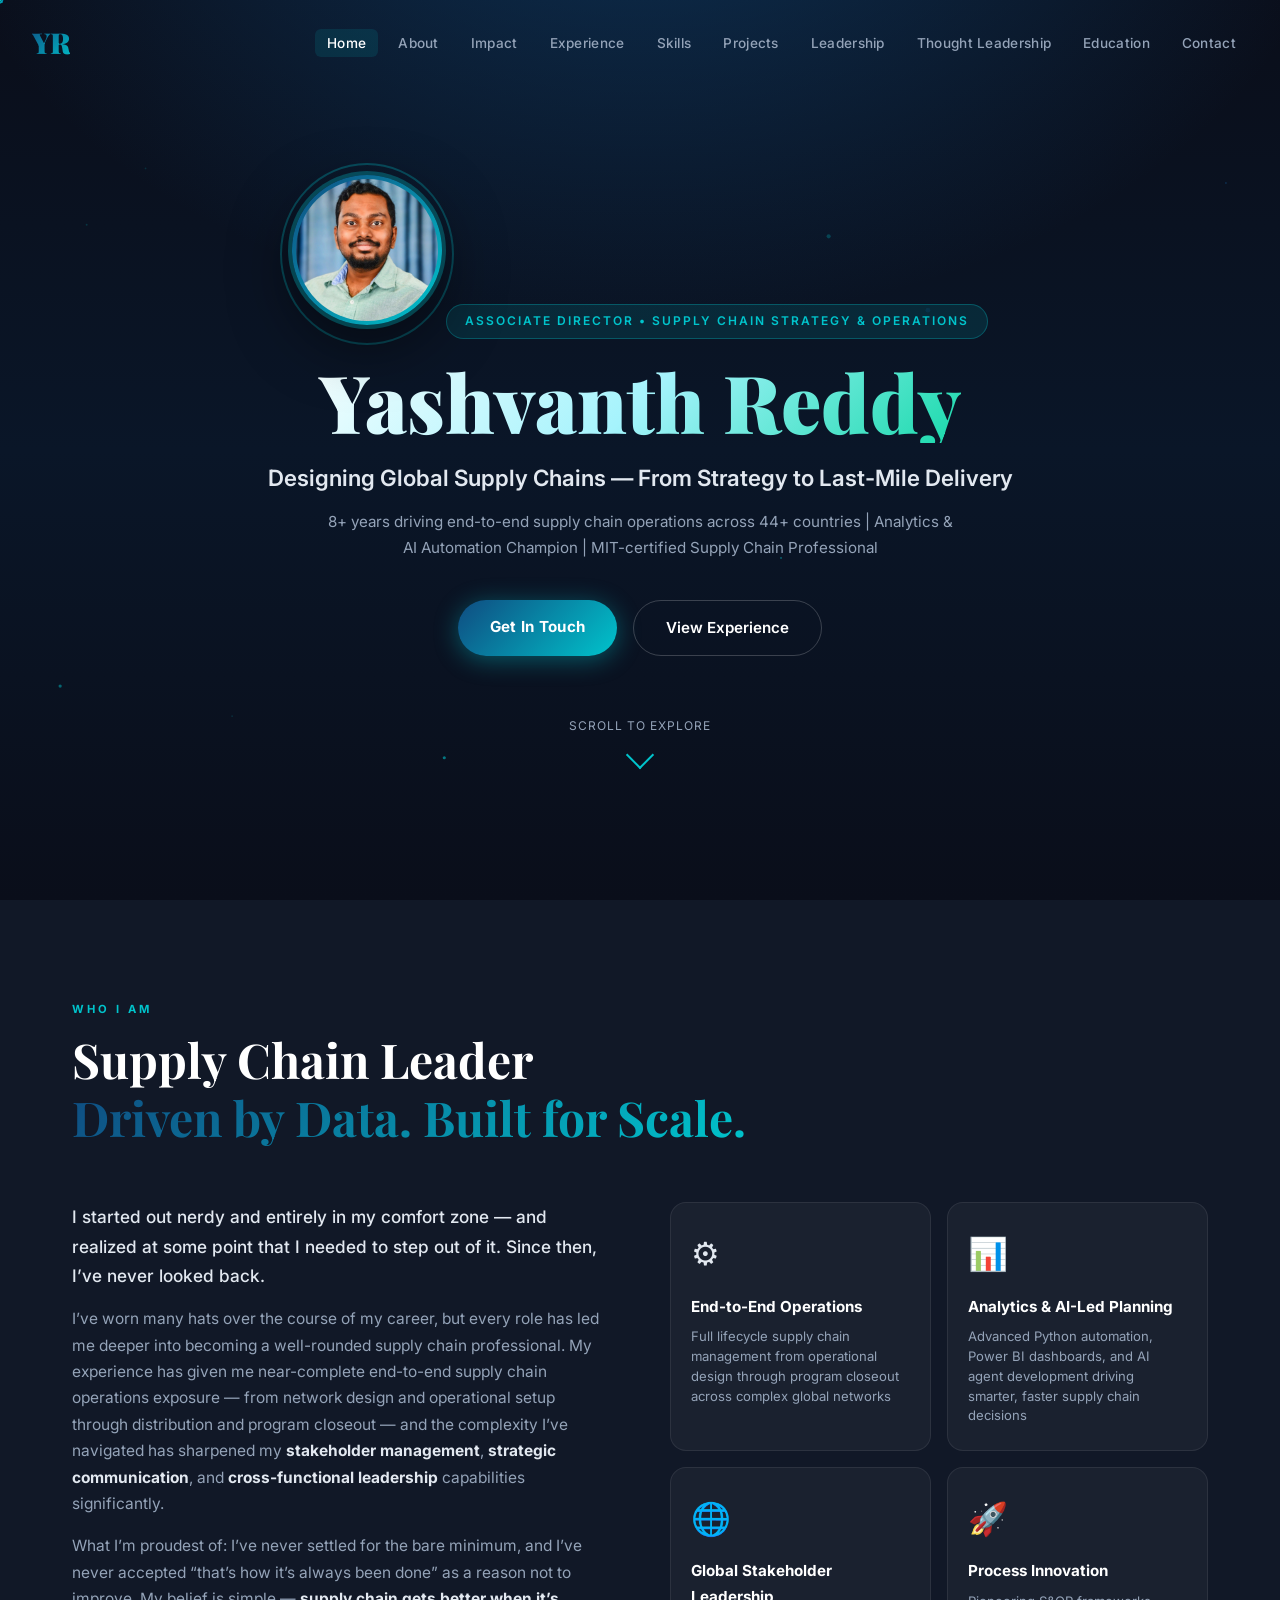
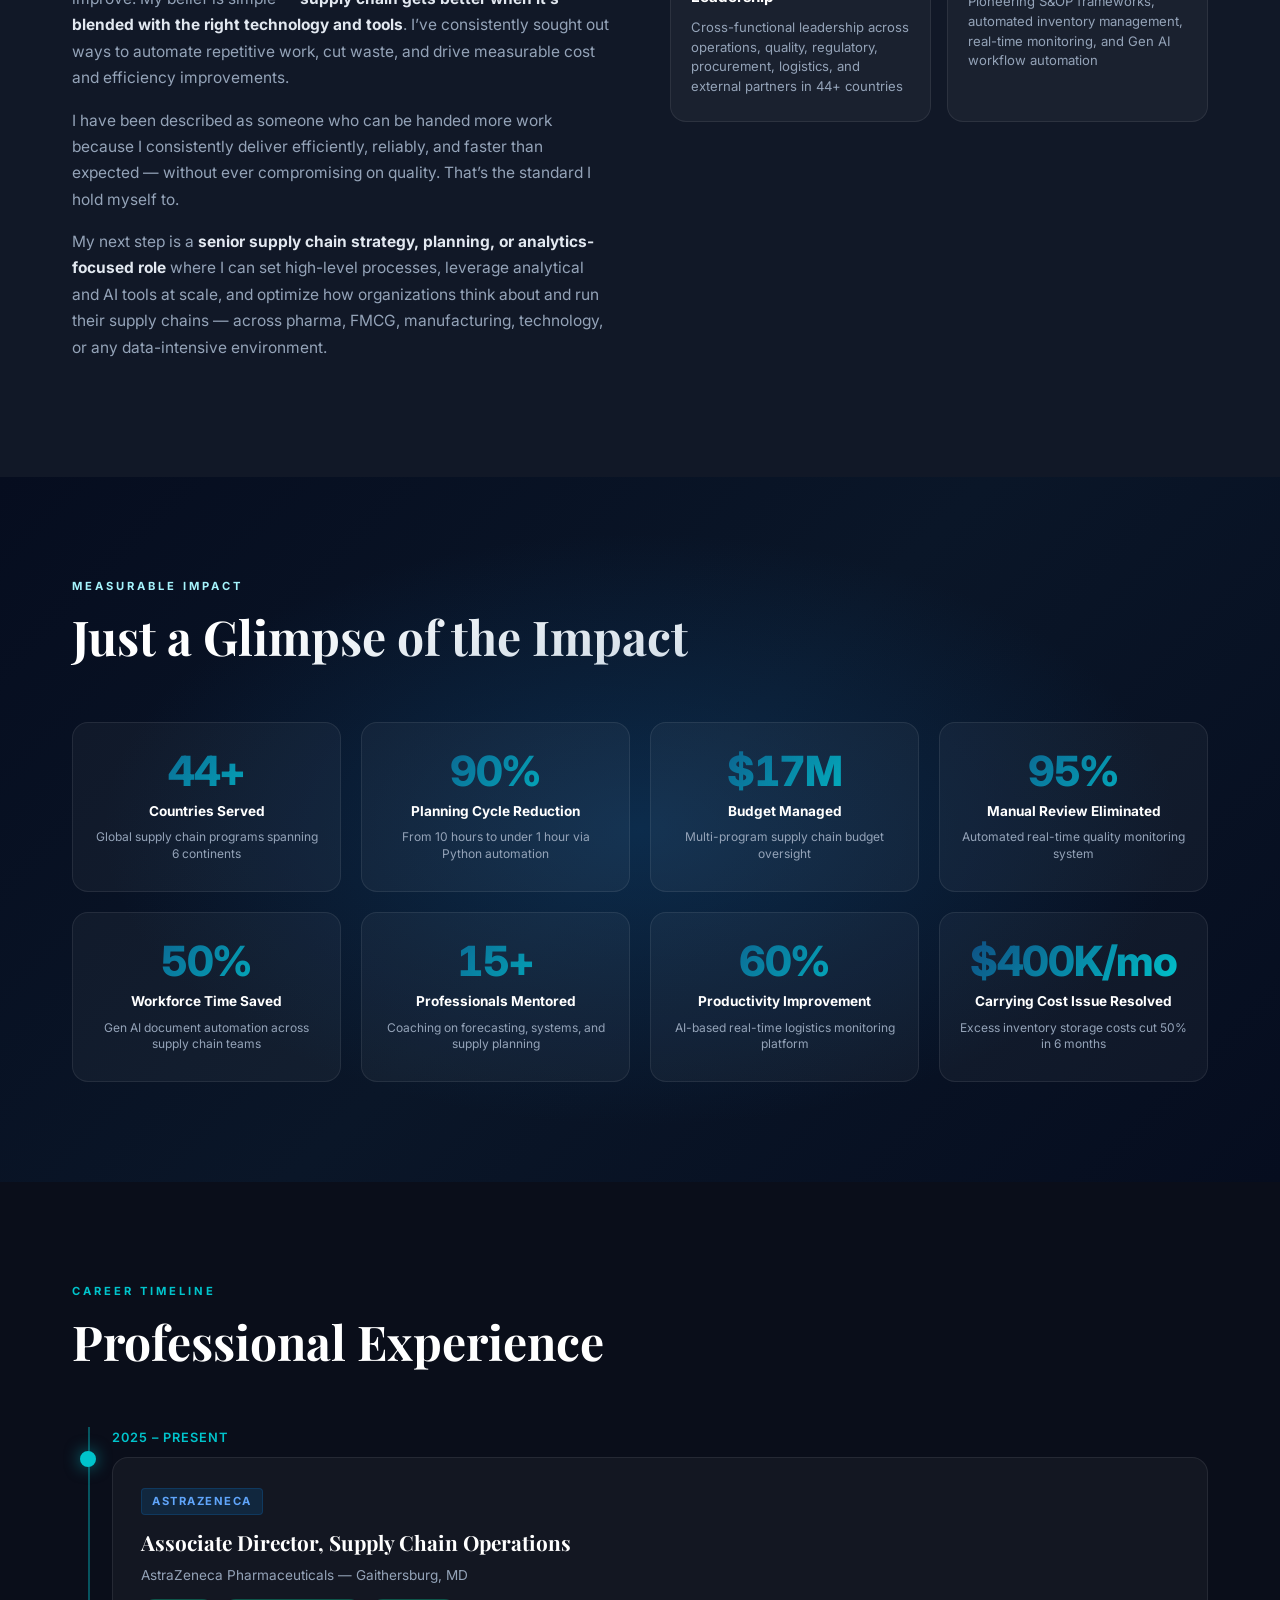
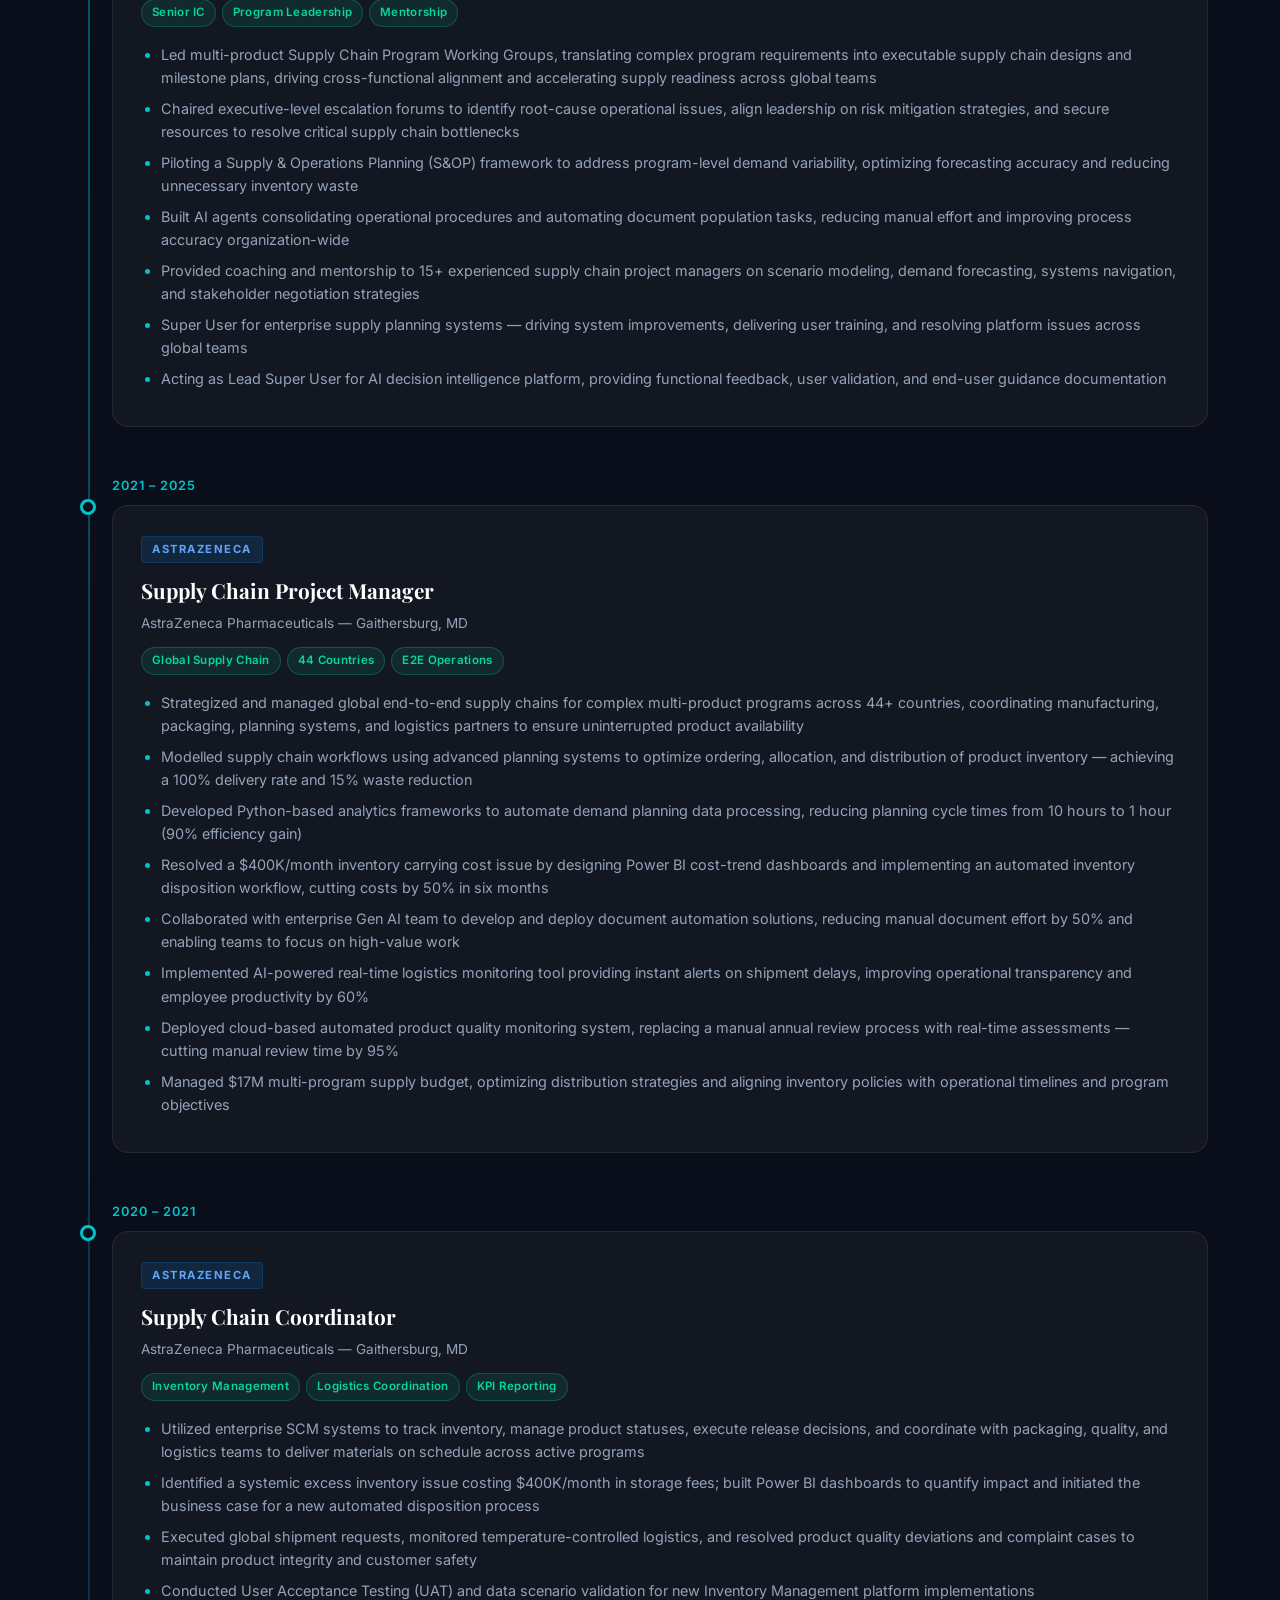
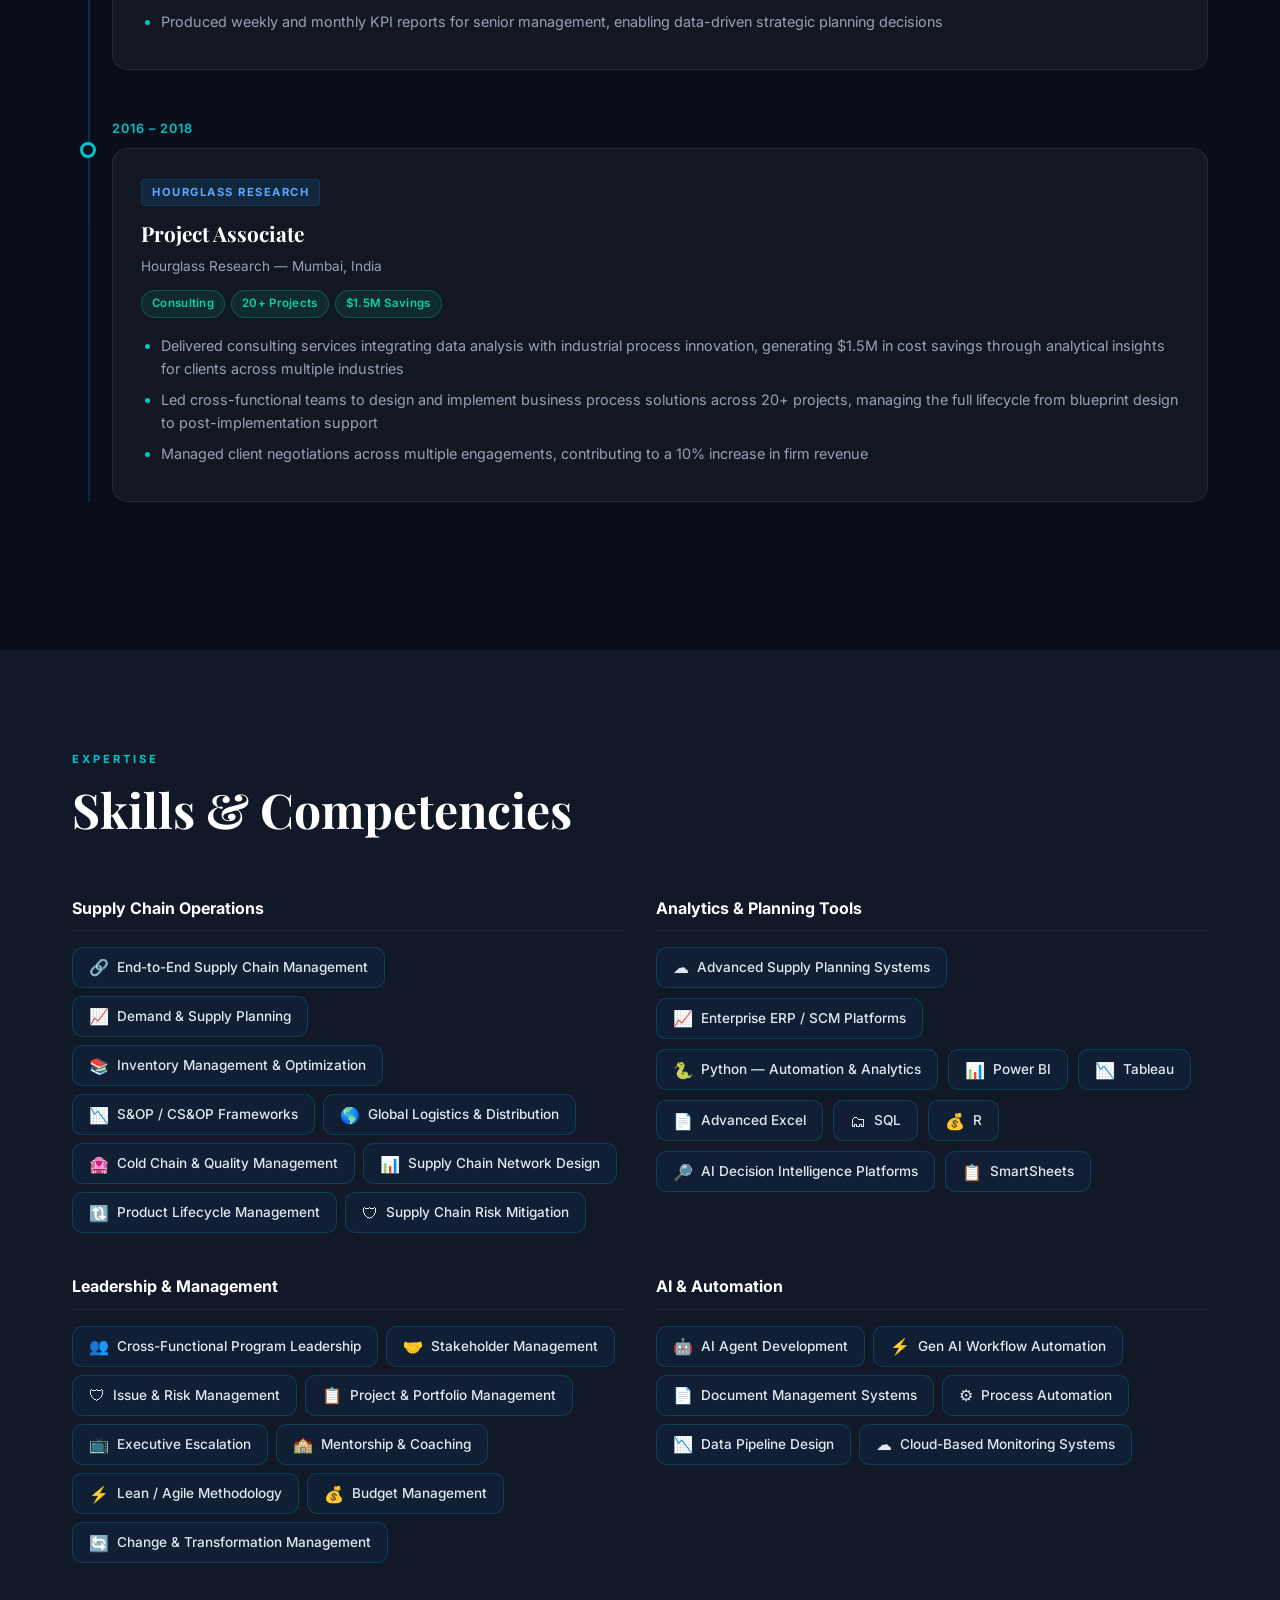
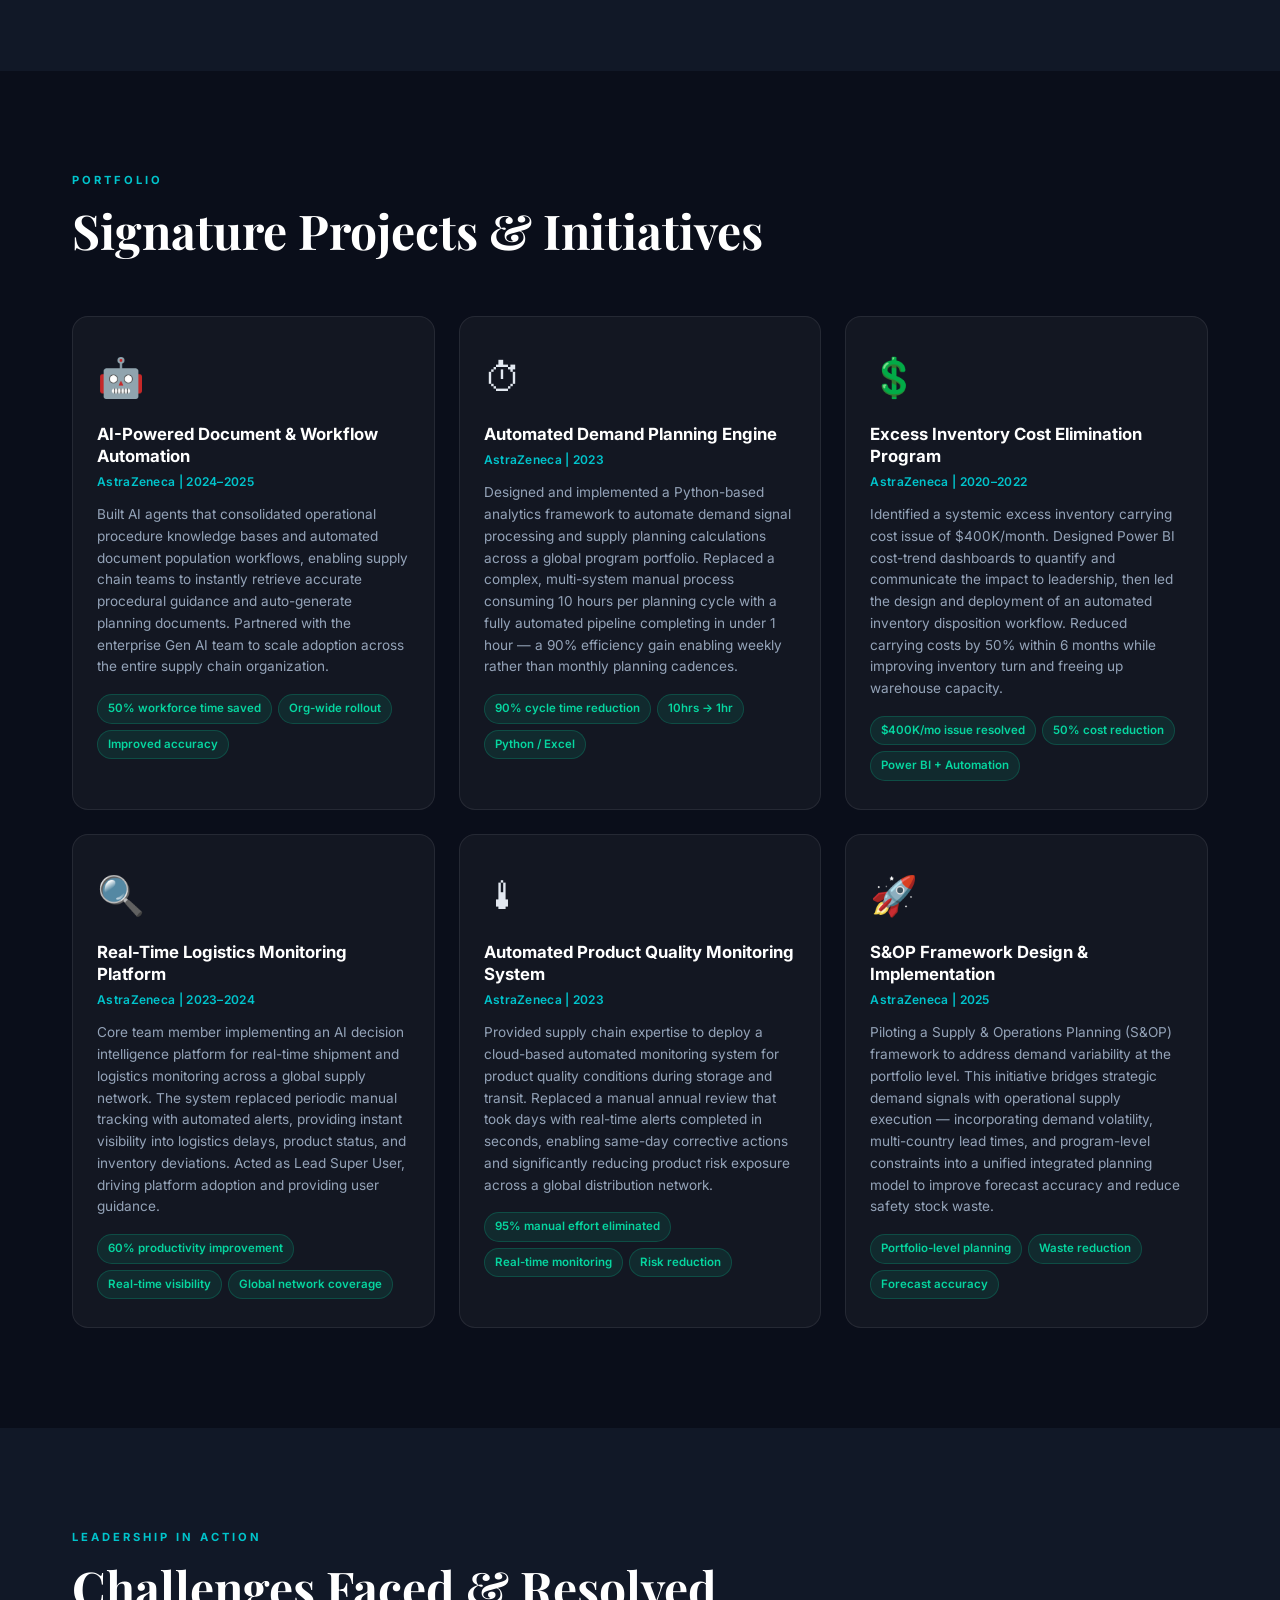
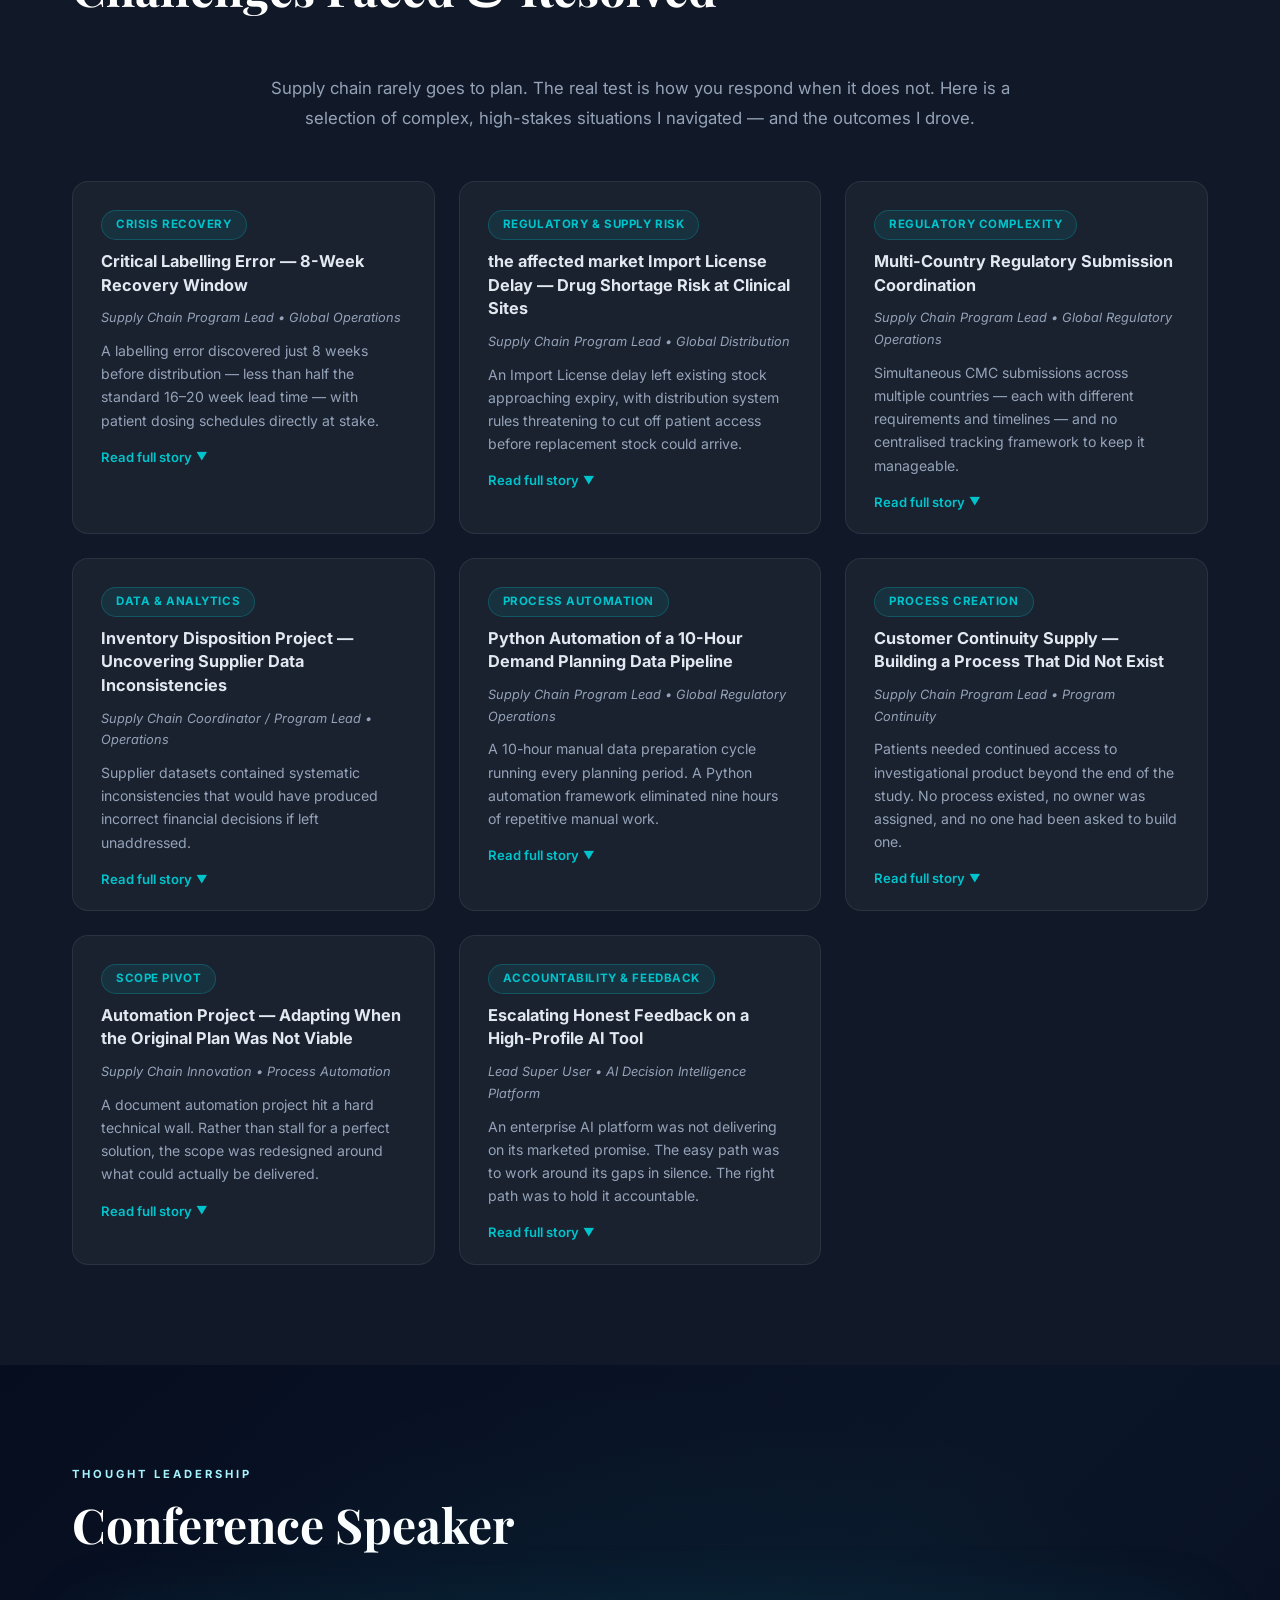
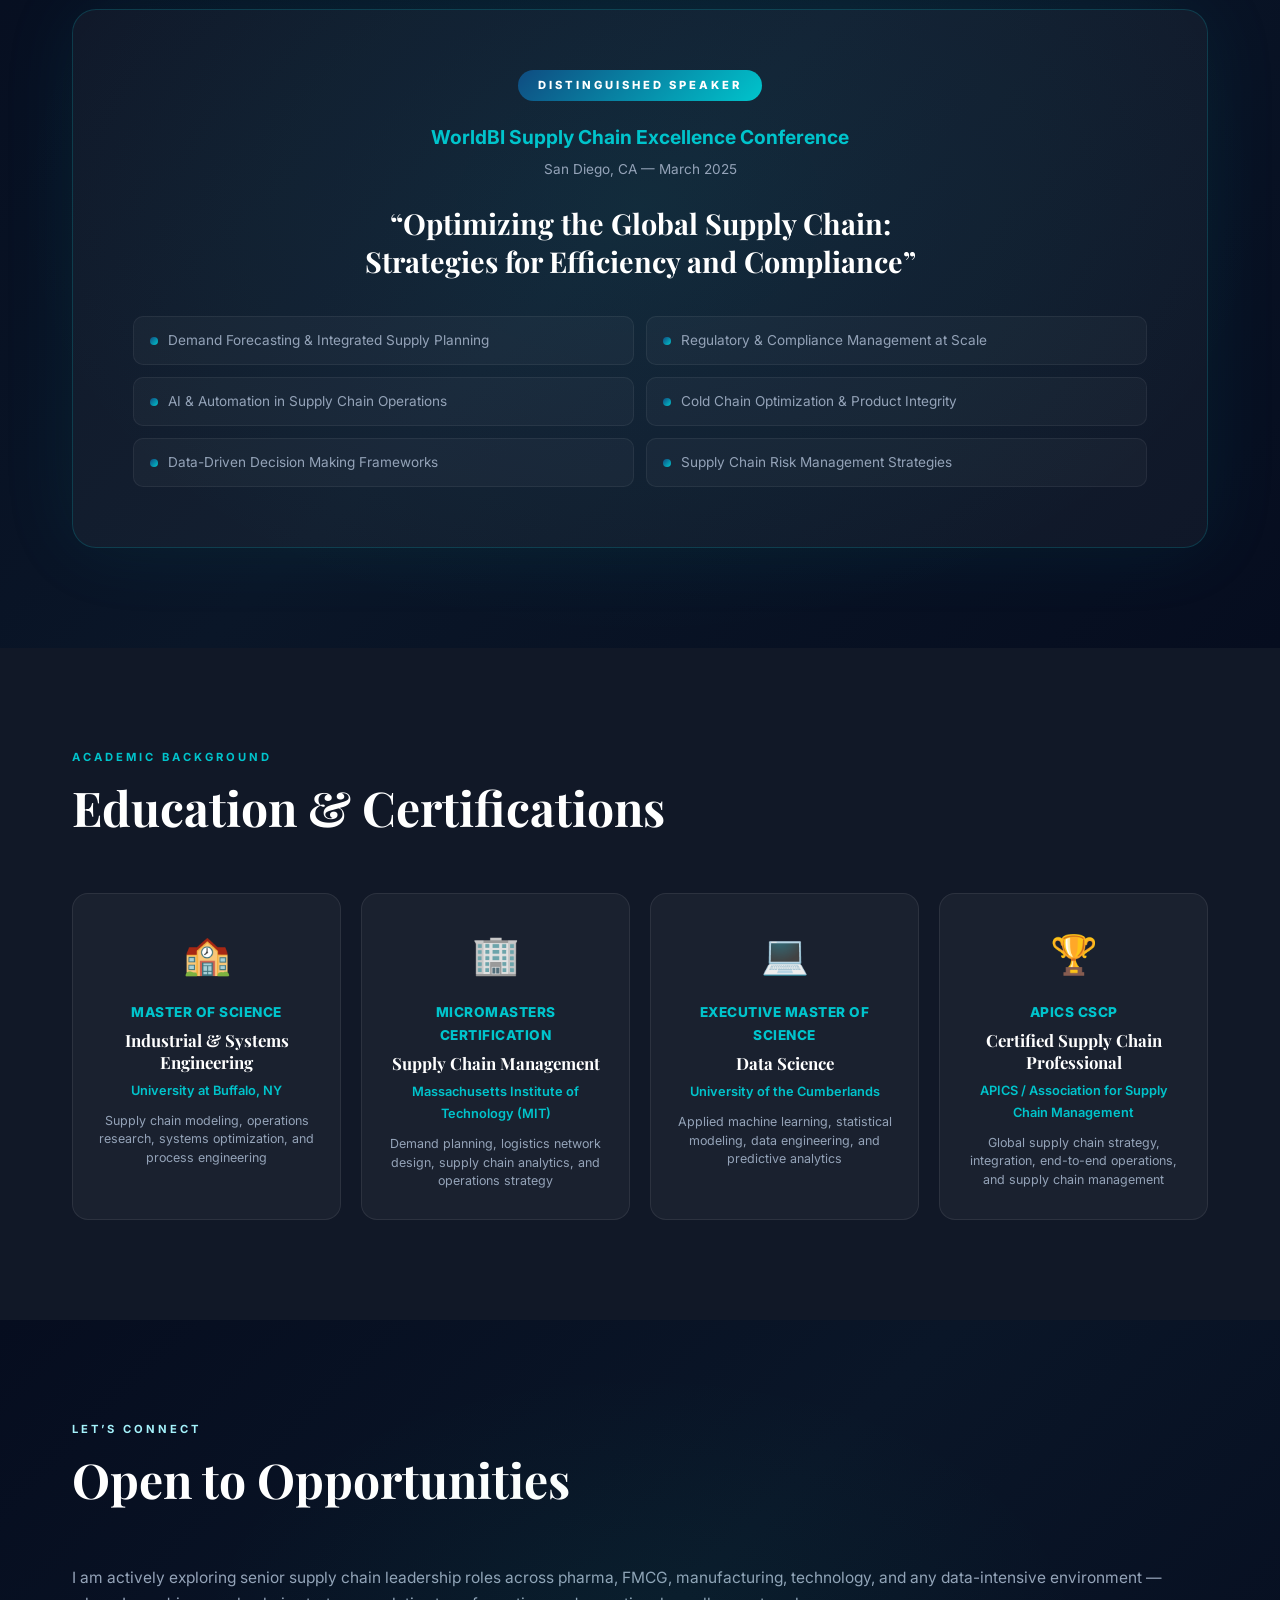
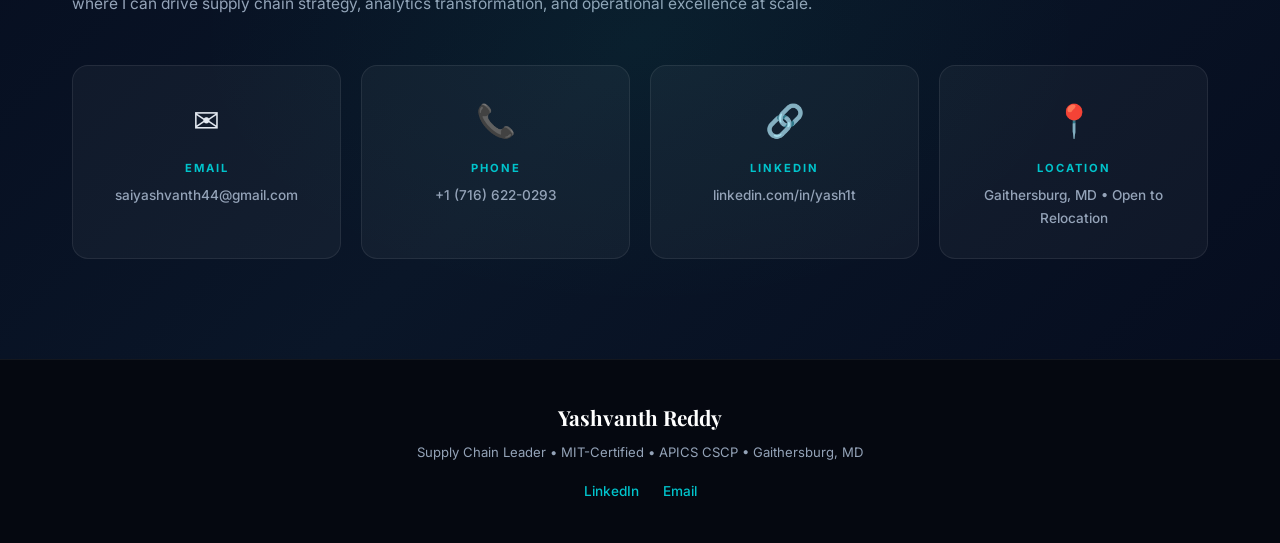
<file: v2/index.html>
<!DOCTYPE html>
<html lang="en">
<head>
  <meta charset="UTF-8" />
  <meta name="viewport" content="width=device-width, initial-scale=1.0" />
  <title>Yashvanth Reddy | Supply Chain Leader</title>
  <link rel="preconnect" href="https://fonts.googleapis.com" />
  <link href="https://fonts.googleapis.com/css2?family=Inter:wght@300;400;500;600;700;800;900&family=Playfair+Display:wght@700;900&display=swap" rel="stylesheet" />
  <link rel="stylesheet" href="style.css" />
  <link rel="stylesheet" href="stories_extra.css" />
</head>
<body>

<!-- ===================== NAVIGATION ===================== -->
<nav id="navbar">
  <div class="nav-container">
    <div class="nav-logo">YR</div>
    <ul class="nav-links">
      <li><a href="#hero">Home</a></li>
      <li><a href="#about">About</a></li>
      <li><a href="#impact">Impact</a></li>
      <li><a href="#experience">Experience</a></li>
      <li><a href="#skills">Skills</a></li>
      <li><a href="#projects">Projects</a></li>
      <li><a href="#stories">Leadership</a></li>
      <li><a href="#speaking">Thought Leadership</a></li>
      <li><a href="#education">Education</a></li>
      <li><a href="#contact">Contact</a></li>
    </ul>
    <div class="nav-toggle" id="navToggle">
      <span></span><span></span><span></span>
    </div>
  </div>
</nav>

<!-- ===================== HERO ===================== -->
<section id="hero">
  <div class="hero-particles" id="particles"></div>
  <div class="hero-content">
    <div class="hero-photo-wrap">
      <img src="profile.jpg" alt="Yashvanth Reddy" class="hero-photo" />
      <div class="hero-photo-ring"></div>
    </div>
    <div class="hero-badge">Associate Director &bull; Supply Chain Strategy &amp; Operations</div>
    <h1 class="hero-name">Yashvanth Reddy</h1>
    <p class="hero-tagline">Designing Global Supply Chains &mdash; From Strategy to Last-Mile Delivery</p>
    <p class="hero-sub">8+ years driving end-to-end supply chain operations across 44+ countries | Analytics &amp; AI Automation Champion | MIT-certified Supply Chain Professional</p>
    <div class="hero-cta-wrap">
      <a href="#contact" class="btn-primary">Get In Touch</a>
      <a href="#experience" class="btn-outline">View Experience</a>
    </div>
    <div class="hero-scroll-hint">
      <span>Scroll to explore</span>
      <div class="scroll-arrow"></div>
    </div>
  </div>
</section>

<!-- ===================== ABOUT ===================== -->
<section id="about">
  <div class="section-container">
    <div class="section-label">Who I Am</div>
    <h2 class="section-title">Supply Chain Leader<br/><span class="gradient-text">Driven by Data. Built for Scale.</span></h2>
    <div class="about-grid">
      <div class="about-text">
        <p class="about-intro">I started out nerdy and entirely in my comfort zone &mdash; and realized at some point that I needed to step out of it. Since then, I&rsquo;ve never looked back.</p>
        <p>I&rsquo;ve worn many hats over the course of my career, but every role has led me deeper into becoming a well-rounded supply chain professional. My experience has given me near-complete end-to-end supply chain operations exposure &mdash; from network design and operational setup through distribution and program closeout &mdash; and the complexity I&rsquo;ve navigated has sharpened my <strong>stakeholder management</strong>, <strong>strategic communication</strong>, and <strong>cross-functional leadership</strong> capabilities significantly.</p>
        <p>What I&rsquo;m proudest of: I&rsquo;ve never settled for the bare minimum, and I&rsquo;ve never accepted &ldquo;that&rsquo;s how it&rsquo;s always been done&rdquo; as a reason not to improve. My belief is simple &mdash; <strong>supply chain gets better when it&rsquo;s blended with the right technology and tools</strong>. I&rsquo;ve consistently sought out ways to automate repetitive work, cut waste, and drive measurable cost and efficiency improvements.</p>
        <p>I have been described as someone who can be handed more work because I consistently deliver efficiently, reliably, and faster than expected &mdash; without ever compromising on quality. That&rsquo;s the standard I hold myself to.</p>
        <p>My next step is a <strong>senior supply chain strategy, planning, or analytics-focused role</strong> where I can set high-level processes, leverage analytical and AI tools at scale, and optimize how organizations think about and run their supply chains &mdash; across pharma, FMCG, manufacturing, technology, or any data-intensive environment.
      </div>
      <div class="about-pillars">
        <div class="pillar-card">
          <div class="pillar-icon">&#9881;</div>
          <div class="pillar-title">End-to-End Operations</div>
          <div class="pillar-desc">Full lifecycle supply chain management from operational design through program closeout across complex global networks</div>
        </div>
        <div class="pillar-card">
          <div class="pillar-icon">&#128202;</div>
          <div class="pillar-title">Analytics &amp; AI-Led Planning</div>
          <div class="pillar-desc">Advanced Python automation, Power BI dashboards, and AI agent development driving smarter, faster supply chain decisions</div>
        </div>
        <div class="pillar-card">
          <div class="pillar-icon">&#127760;</div>
          <div class="pillar-title">Global Stakeholder Leadership</div>
          <div class="pillar-desc">Cross-functional leadership across operations, quality, regulatory, procurement, logistics, and external partners in 44+ countries</div>
        </div>
        <div class="pillar-card">
          <div class="pillar-icon">&#128640;</div>
          <div class="pillar-title">Process Innovation</div>
          <div class="pillar-desc">Pioneering S&amp;OP frameworks, automated inventory management, real-time monitoring, and Gen AI workflow automation</div>
        </div>
      </div>
    </div>
  </div>
</section>

<!-- ===================== IMPACT METRICS ===================== -->
<section id="impact">
  <div class="impact-bg"></div>
  <div class="section-container">
    <div class="section-label" style="color:#a5f3fc;">Measurable Impact</div>
    <h2 class="section-title" style="color:#fff;">Just a Glimpse of the Impact</h2>
    <div class="metrics-grid">
      <div class="metric-card">
        <div class="metric-number" data-target="44" data-suffix="+">0</div>
        <div class="metric-label">Countries Served</div>
        <div class="metric-desc">Global supply chain programs spanning 6 continents</div>
      </div>
      <div class="metric-card">
        <div class="metric-number" data-target="90" data-suffix="%">0</div>
        <div class="metric-label">Planning Cycle Reduction</div>
        <div class="metric-desc">From 10 hours to under 1 hour via Python automation</div>
      </div>
      <div class="metric-card">
        <div class="metric-number" data-prefix="$" data-target="17" data-suffix="M">0</div>
        <div class="metric-label">Budget Managed</div>
        <div class="metric-desc">Multi-program supply chain budget oversight</div>
      </div>
      <div class="metric-card">
        <div class="metric-number" data-target="95" data-suffix="%">0</div>
        <div class="metric-label">Manual Review Eliminated</div>
        <div class="metric-desc">Automated real-time quality monitoring system</div>
      </div>
      <div class="metric-card">
        <div class="metric-number" data-target="50" data-suffix="%">0</div>
        <div class="metric-label">Workforce Time Saved</div>
        <div class="metric-desc">Gen AI document automation across supply chain teams</div>
      </div>
      <div class="metric-card">
        <div class="metric-number" data-target="15" data-suffix="+">0</div>
        <div class="metric-label">Professionals Mentored</div>
        <div class="metric-desc">Coaching on forecasting, systems, and supply planning</div>
      </div>
      <div class="metric-card">
        <div class="metric-number" data-target="60" data-suffix="%">0</div>
        <div class="metric-label">Productivity Improvement</div>
        <div class="metric-desc">AI-based real-time logistics monitoring platform</div>
      </div>
      <div class="metric-card">
        <div class="metric-number" data-prefix="$" data-target="400" data-suffix="K/mo">0</div>
        <div class="metric-label">Carrying Cost Issue Resolved</div>
        <div class="metric-desc">Excess inventory storage costs cut 50% in 6 months</div>
      </div>
    </div>
  </div>
</section>

<!-- ===================== EXPERIENCE ===================== -->
<section id="experience">
  <div class="section-container">
    <div class="section-label">Career Timeline</div>
    <h2 class="section-title">Professional Experience</h2>
    <div class="timeline">

      <div class="timeline-item active">
        <div class="timeline-dot"></div>
        <div class="timeline-date">2025 &ndash; Present</div>
        <div class="timeline-card">
          <div class="timeline-company-badge">AstraZeneca</div>
          <div class="timeline-role">Associate Director, Supply Chain Operations</div>
          <div class="timeline-company">AstraZeneca Pharmaceuticals &mdash; Gaithersburg, MD</div>
          <div class="timeline-tag-row">
            <span class="tag">Senior IC</span>
            <span class="tag">Program Leadership</span>
            <span class="tag">Mentorship</span>
          </div>
          <ul class="timeline-bullets">
            <li>Led multi-product Supply Chain Program Working Groups, translating complex program requirements into executable supply chain designs and milestone plans, driving cross-functional alignment and accelerating supply readiness across global teams</li>
            <li>Chaired executive-level escalation forums to identify root-cause operational issues, align leadership on risk mitigation strategies, and secure resources to resolve critical supply chain bottlenecks</li>
            <li>Piloting a Supply &amp; Operations Planning (S&amp;OP) framework to address program-level demand variability, optimizing forecasting accuracy and reducing unnecessary inventory waste</li>
            <li>Built AI agents consolidating operational procedures and automating document population tasks, reducing manual effort and improving process accuracy organization-wide</li>
            <li>Provided coaching and mentorship to 15+ experienced supply chain project managers on scenario modeling, demand forecasting, systems navigation, and stakeholder negotiation strategies</li>
            <li>Super User for enterprise supply planning systems &mdash; driving system improvements, delivering user training, and resolving platform issues across global teams</li>
            <li>Acting as Lead Super User for AI decision intelligence platform, providing functional feedback, user validation, and end-user guidance documentation</li>
          </ul>
        </div>
      </div>

      <div class="timeline-item">
        <div class="timeline-dot"></div>
        <div class="timeline-date">2021 &ndash; 2025</div>
        <div class="timeline-card">
          <div class="timeline-company-badge">AstraZeneca</div>
          <div class="timeline-role">Supply Chain Project Manager</div>
          <div class="timeline-company">AstraZeneca Pharmaceuticals &mdash; Gaithersburg, MD</div>
          <div class="timeline-tag-row">
            <span class="tag">Global Supply Chain</span>
            <span class="tag">44 Countries</span>
            <span class="tag">E2E Operations</span>
          </div>
          <ul class="timeline-bullets">
            <li>Strategized and managed global end-to-end supply chains for complex multi-product programs across 44+ countries, coordinating manufacturing, packaging, planning systems, and logistics partners to ensure uninterrupted product availability</li>
            <li>Modelled supply chain workflows using advanced planning systems to optimize ordering, allocation, and distribution of product inventory &mdash; achieving a 100% delivery rate and 15% waste reduction</li>
            <li>Developed Python-based analytics frameworks to automate demand planning data processing, reducing planning cycle times from 10 hours to 1 hour (90% efficiency gain)</li>
            <li>Resolved a $400K/month inventory carrying cost issue by designing Power BI cost-trend dashboards and implementing an automated inventory disposition workflow, cutting costs by 50% in six months</li>
            <li>Collaborated with enterprise Gen AI team to develop and deploy document automation solutions, reducing manual document effort by 50% and enabling teams to focus on high-value work</li>
            <li>Implemented AI-powered real-time logistics monitoring tool providing instant alerts on shipment delays, improving operational transparency and employee productivity by 60%</li>
            <li>Deployed cloud-based automated product quality monitoring system, replacing a manual annual review process with real-time assessments &mdash; cutting manual review time by 95%</li>
            <li>Managed $17M multi-program supply budget, optimizing distribution strategies and aligning inventory policies with operational timelines and program objectives</li>
          </ul>
        </div>
      </div>

      <div class="timeline-item">
        <div class="timeline-dot"></div>
        <div class="timeline-date">2020 &ndash; 2021</div>
        <div class="timeline-card">
          <div class="timeline-company-badge">AstraZeneca</div>
          <div class="timeline-role">Supply Chain Coordinator</div>
          <div class="timeline-company">AstraZeneca Pharmaceuticals &mdash; Gaithersburg, MD</div>
          <div class="timeline-tag-row">
            <span class="tag">Inventory Management</span>
            <span class="tag">Logistics Coordination</span>
            <span class="tag">KPI Reporting</span>
          </div>
          <ul class="timeline-bullets">
            <li>Utilized enterprise SCM systems to track inventory, manage product statuses, execute release decisions, and coordinate with packaging, quality, and logistics teams to deliver materials on schedule across active programs</li>
            <li>Identified a systemic excess inventory issue costing $400K/month in storage fees; built Power BI dashboards to quantify impact and initiated the business case for a new automated disposition process</li>
            <li>Executed global shipment requests, monitored temperature-controlled logistics, and resolved product quality deviations and complaint cases to maintain product integrity and customer safety</li>
            <li>Conducted User Acceptance Testing (UAT) and data scenario validation for new Inventory Management platform implementations</li>
            <li>Produced weekly and monthly KPI reports for senior management, enabling data-driven strategic planning decisions</li>
          </ul>
        </div>
      </div>

      <div class="timeline-item">
        <div class="timeline-dot"></div>
        <div class="timeline-date">2016 &ndash; 2018</div>
        <div class="timeline-card">
          <div class="timeline-company-badge">Hourglass Research</div>
          <div class="timeline-role">Project Associate</div>
          <div class="timeline-company">Hourglass Research &mdash; Mumbai, India</div>
          <div class="timeline-tag-row">
            <span class="tag">Consulting</span>
            <span class="tag">20+ Projects</span>
            <span class="tag">$1.5M Savings</span>
          </div>
          <ul class="timeline-bullets">
            <li>Delivered consulting services integrating data analysis with industrial process innovation, generating $1.5M in cost savings through analytical insights for clients across multiple industries</li>
            <li>Led cross-functional teams to design and implement business process solutions across 20+ projects, managing the full lifecycle from blueprint design to post-implementation support</li>
            <li>Managed client negotiations across multiple engagements, contributing to a 10% increase in firm revenue</li>
          </ul>
        </div>
      </div>

    </div>
  </div>
</section>


<section id="skills">
  <div class="section-container">
    <div class="section-label">Expertise</div>
    <h2 class="section-title">Skills &amp; Competencies</h2>
    <div class="skills-layout">

      <div class="skill-category">
        <h3 class="skill-cat-title">Supply Chain Operations</h3>
        <div class="skill-tags">
          <span class="skill-tool-tag"><span class="skill-tool-icon">&#128279;</span> End-to-End Supply Chain Management</span>
          <span class="skill-tool-tag"><span class="skill-tool-icon">&#128200;</span> Demand &amp; Supply Planning</span>
          <span class="skill-tool-tag"><span class="skill-tool-icon">&#128218;</span> Inventory Management &amp; Optimization</span>
          <span class="skill-tool-tag"><span class="skill-tool-icon">&#128201;</span> S&amp;OP / CS&amp;OP Frameworks</span>
          <span class="skill-tool-tag"><span class="skill-tool-icon">&#127758;</span> Global Logistics &amp; Distribution</span>
          <span class="skill-tool-tag"><span class="skill-tool-icon">&#127977;</span> Cold Chain &amp; Quality Management</span>
          <span class="skill-tool-tag"><span class="skill-tool-icon">&#128202;</span> Supply Chain Network Design</span>
          <span class="skill-tool-tag"><span class="skill-tool-icon">&#128259;</span> Product Lifecycle Management</span>
          
          
          <span class="skill-tool-tag"><span class="skill-tool-icon">&#128737;</span> Supply Chain Risk Mitigation</span>
          
        </div>
      </div>

      <div class="skill-category">
        <h3 class="skill-cat-title">Analytics &amp; Planning Tools</h3>
        <div class="skill-bars">
          <span class="skill-tool-tag"><span class="skill-tool-icon">&#9729;</span> Advanced Supply Planning Systems</span>
          <span class="skill-tool-tag"><span class="skill-tool-icon">&#128200;</span> Enterprise ERP / SCM Platforms</span>
          <span class="skill-tool-tag"><span class="skill-tool-icon">&#128013;</span> Python &mdash; Automation &amp; Analytics</span>
          <span class="skill-tool-tag"><span class="skill-tool-icon">&#128202;</span> Power BI</span>
          <span class="skill-tool-tag"><span class="skill-tool-icon">&#128201;</span> Tableau</span>
          <span class="skill-tool-tag"><span class="skill-tool-icon">&#128196;</span> Advanced Excel</span>
          <span class="skill-tool-tag"><span class="skill-tool-icon">&#128450;</span> SQL</span>
          <span class="skill-tool-tag"><span class="skill-tool-icon">&#128176;</span> R</span>
          <span class="skill-tool-tag"><span class="skill-tool-icon">&#128270;</span> AI Decision Intelligence Platforms</span>
          <span class="skill-tool-tag"><span class="skill-tool-icon">&#128203;</span> SmartSheets</span>
        </div>
      </div>

      <div class="skill-category">
        <h3 class="skill-cat-title">Leadership &amp; Management</h3>
        <div class="skill-tags">
          <span class="skill-tool-tag"><span class="skill-tool-icon">&#128101;</span> Cross-Functional Program Leadership</span>
          <span class="skill-tool-tag"><span class="skill-tool-icon">&#129309;</span> Stakeholder Management</span>
          <span class="skill-tool-tag"><span class="skill-tool-icon">&#128737;</span> Issue &amp; Risk Management</span>
          <span class="skill-tool-tag"><span class="skill-tool-icon">&#128203;</span> Project &amp; Portfolio Management</span>
          <span class="skill-tool-tag"><span class="skill-tool-icon">&#128250;</span> Executive Escalation</span>
          <span class="skill-tool-tag"><span class="skill-tool-icon">&#127979;</span> Mentorship &amp; Coaching</span>
          <span class="skill-tool-tag"><span class="skill-tool-icon">&#9889;</span> Lean / Agile Methodology</span>
          <span class="skill-tool-tag"><span class="skill-tool-icon">&#128176;</span> Budget Management</span>
          <span class="skill-tool-tag"><span class="skill-tool-icon">&#128260;</span> Change &amp; Transformation Management</span>
        </div>
      </div>

      <div class="skill-category">
        <h3 class="skill-cat-title">AI &amp; Automation</h3>
        <div class="skill-tags">
          <span class="skill-tool-tag"><span class="skill-tool-icon">&#129302;</span> AI Agent Development</span>
          <span class="skill-tool-tag"><span class="skill-tool-icon">&#9889;</span> Gen AI Workflow Automation</span>
          <span class="skill-tool-tag"><span class="skill-tool-icon">&#128196;</span> Document Management Systems</span>
          <span class="skill-tool-tag"><span class="skill-tool-icon">&#9881;</span> Process Automation</span>
          <span class="skill-tool-tag"><span class="skill-tool-icon">&#128201;</span> Data Pipeline Design</span>
          <span class="skill-tool-tag"><span class="skill-tool-icon">&#9729;</span> Cloud-Based Monitoring Systems</span>
        </div>
      </div>

    </div>
  </div>
</section>

<!-- ===================== KEY PROJECTS ===================== -->
<section id="projects">
  <div class="section-container">
    <div class="section-label">Portfolio</div>
    <h2 class="section-title">Signature Projects &amp; Initiatives</h2>
    <div class="projects-grid">

      <div class="proj-card">
        <div class="proj-icon">&#129302;</div>
        <div class="proj-title">AI-Powered Document &amp; Workflow Automation</div>
        <div class="proj-context">AstraZeneca | 2024&ndash;2025</div>
        <p class="proj-desc">Built AI agents that consolidated operational procedure knowledge bases and automated document population workflows, enabling supply chain teams to instantly retrieve accurate procedural guidance and auto-generate planning documents. Partnered with the enterprise Gen AI team to scale adoption across the entire supply chain organization.</p>
        <div class="proj-outcomes">
          <span class="outcome-chip">50% workforce time saved</span>
          <span class="outcome-chip">Org-wide rollout</span>
          <span class="outcome-chip">Improved accuracy</span>
        </div>
      </div>

      <div class="proj-card">
        <div class="proj-icon">&#9201;</div>
        <div class="proj-title">Automated Demand Planning Engine</div>
        <div class="proj-context">AstraZeneca | 2023</div>
        <p class="proj-desc">Designed and implemented a Python-based analytics framework to automate demand signal processing and supply planning calculations across a global program portfolio. Replaced a complex, multi-system manual process consuming 10 hours per planning cycle with a fully automated pipeline completing in under 1 hour &mdash; a 90% efficiency gain enabling weekly rather than monthly planning cadences.</p>
        <div class="proj-outcomes">
          <span class="outcome-chip">90% cycle time reduction</span>
          <span class="outcome-chip">10hrs &rarr; 1hr</span>
          <span class="outcome-chip">Python / Excel</span>
        </div>
      </div>

      <div class="proj-card">
        <div class="proj-icon">&#128178;</div>
        <div class="proj-title">Excess Inventory Cost Elimination Program</div>
        <div class="proj-context">AstraZeneca | 2020&ndash;2022</div>
        <p class="proj-desc">Identified a systemic excess inventory carrying cost issue of $400K/month. Designed Power BI cost-trend dashboards to quantify and communicate the impact to leadership, then led the design and deployment of an automated inventory disposition workflow. Reduced carrying costs by 50% within 6 months while improving inventory turn and freeing up warehouse capacity.</p>
        <div class="proj-outcomes">
          <span class="outcome-chip">$400K/mo issue resolved</span>
          <span class="outcome-chip">50% cost reduction</span>
          <span class="outcome-chip">Power BI + Automation</span>
        </div>
      </div>

      <div class="proj-card">
        <div class="proj-icon">&#128269;</div>
        <div class="proj-title">Real-Time Logistics Monitoring Platform</div>
        <div class="proj-context">AstraZeneca | 2023&ndash;2024</div>
        <p class="proj-desc">Core team member implementing an AI decision intelligence platform for real-time shipment and logistics monitoring across a global supply network. The system replaced periodic manual tracking with automated alerts, providing instant visibility into logistics delays, product status, and inventory deviations. Acted as Lead Super User, driving platform adoption and providing user guidance.</p>
        <div class="proj-outcomes">
          <span class="outcome-chip">60% productivity improvement</span>
          <span class="outcome-chip">Real-time visibility</span>
          <span class="outcome-chip">Global network coverage</span>
        </div>
      </div>

      <div class="proj-card">
        <div class="proj-icon">&#127777;</div>
        <div class="proj-title">Automated Product Quality Monitoring System</div>
        <div class="proj-context">AstraZeneca | 2023</div>
        <p class="proj-desc">Provided supply chain expertise to deploy a cloud-based automated monitoring system for product quality conditions during storage and transit. Replaced a manual annual review that took days with real-time alerts completed in seconds, enabling same-day corrective actions and significantly reducing product risk exposure across a global distribution network.</p>
        <div class="proj-outcomes">
          <span class="outcome-chip">95% manual effort eliminated</span>
          <span class="outcome-chip">Real-time monitoring</span>
          <span class="outcome-chip">Risk reduction</span>
        </div>
      </div>

      <div class="proj-card">
        <div class="proj-icon">&#128640;</div>
        <div class="proj-title">S&amp;OP Framework Design &amp; Implementation</div>
        <div class="proj-context">AstraZeneca | 2025</div>
        <p class="proj-desc">Piloting a Supply &amp; Operations Planning (S&amp;OP) framework to address demand variability at the portfolio level. This initiative bridges strategic demand signals with operational supply execution &mdash; incorporating demand volatility, multi-country lead times, and program-level constraints into a unified integrated planning model to improve forecast accuracy and reduce safety stock waste.</p>
        <div class="proj-outcomes">
          <span class="outcome-chip">Portfolio-level planning</span>
          <span class="outcome-chip">Waste reduction</span>
          <span class="outcome-chip">Forecast accuracy</span>
        </div>
      </div>

    </div>
  </div>
</section>


<!-- ===================== LEADERSHIP IN ACTION ===================== -->
<section id="stories">
  <div class="section-container">
    <div class="section-label">Leadership in Action</div>
    <h2 class="section-title">Challenges Faced &amp; Resolved</h2>
    <p class="stories-intro">Supply chain rarely goes to plan. The real test is how you respond when it does not. Here is a selection of complex, high-stakes situations I navigated &mdash; and the outcomes I drove.</p>
    <div class="stories-grid" id="storiesGrid">

      <div class="story-card">
        <div class="story-type-badge">Crisis Recovery</div>
        <div class="story-title">Critical Labelling Error &mdash; 8-Week Recovery Window</div>
        <div class="story-context">Supply Chain Program Lead &bull; Global Operations</div>
        <div class="story-summary">A labelling error discovered just 8 weeks before distribution &mdash; less than half the standard 16&ndash;20 week lead time &mdash; with patient dosing schedules directly at stake.</div>
        <div class="story-body">
          <div class="story-section"><span class="story-label">Situation</span>A serious labelling error packs with a 30-month shelf life labelled with a 36-month expiry. Discovered only 8 weeks before distribution was needed, against a standard 16&ndash;20 week timeline.</div>
          <div class="story-section"><span class="story-label">Action</span>Immediately took ownership, escalated simultaneously to clinical and program leads. Identified QA approval and invoicing as the key bottlenecks and fast-tracked both in parallel. Coordinated packing and distribution workstreams concurrently to compress the total timeline.</div>
          <div class="story-section"><span class="story-label">Result</span>Packing completed in 4 weeks, distribution in a further 4 weeks &mdash; full delivery within 7.5 weeks with zero impact on patient dosing schedules. Learnings codified into risk mitigation frameworks for future studies.</div>
        </div>
        <div class="story-expand-btn" onclick="toggleStory(this)">Read full story <span>&#9660;</span></div>
      </div>

      <div class="story-card">
        <div class="story-type-badge">Regulatory &amp; Supply Risk</div>
        <div class="story-title">the affected market Import License Delay &mdash; Drug Shortage Risk at Clinical Sites</div>
        <div class="story-context">Supply Chain Program Lead &bull; Global Distribution</div>
        <div class="story-summary">An Import License delay left existing stock approaching expiry, with distribution system rules threatening to cut off patient access before replacement stock could arrive.</div>
        <div class="story-body">
          <div class="story-section"><span class="story-label">Situation</span>the affected market IL delay put drug availability at risk. Existing stock neared expiry and The distribution system had built-in controls restricting dispatch once inventory aged past a threshold. Two options: adjust individual inventory records, or change a global system parameter.</div>
          <div class="story-section"><span class="story-label">Action</span>Modelled both options. Reducing DND globally would introduce risk across all countries. Advocated strongly for the targeted inventory-record fix, providing analytical rationale that it posed no risk to other markets.</div>
          <div class="story-section"><span class="story-label">Result</span>Team agreed. Customer supply maintained until the permit was secured. Zero disruption to any market. Risk analysis framework applied to future high-stakes decisions.</div>
        </div>
        <div class="story-expand-btn" onclick="toggleStory(this)">Read full story <span>&#9660;</span></div>
      </div>

      

      

      

      <div class="story-card">
        <div class="story-type-badge">Regulatory Complexity</div>
        <div class="story-title">Multi-Country Regulatory Submission Coordination</div>
        <div class="story-context">Supply Chain Program Lead &bull; Global Regulatory Operations</div>
        <div class="story-summary">Simultaneous CMC submissions across multiple countries &mdash; each with different requirements and timelines &mdash; and no centralised tracking framework to keep it manageable.</div>
        <div class="story-body">
          <div class="story-section"><span class="story-label">Situation</span>Managing product compliance submissions across multiple countries simultaneously, each with different regulatory requirements, approval timelines, and extension needs &mdash; a fragmented, hard-to-track process.</div>
          <div class="story-section"><span class="story-label">Action</span>Built a detailed country-level tracker capturing each market&rsquo;s requirements and timelines. Created structured communication cadences across regulatory, quality, and operations teams to maintain alignment at every milestone.</div>
          <div class="story-section"><span class="story-label">Result</span>All regulatory deadlines met. Team communication improved substantially. Framework adopted as a template for multi-country submissions on subsequent studies.</div>
        </div>
        <div class="story-expand-btn" onclick="toggleStory(this)">Read full story <span>&#9660;</span></div>
      </div>

      <div class="story-card">
        <div class="story-type-badge">Data &amp; Analytics</div>
        <div class="story-title">Inventory Disposition Project &mdash; Uncovering Supplier Data Inconsistencies</div>
        <div class="story-context">Supply Chain Coordinator / Program Lead &bull; Operations</div>
        <div class="story-summary">Supplier datasets contained systematic inconsistencies that would have produced incorrect financial decisions if left unaddressed.</div>
        <div class="story-body">
          <div class="story-section"><span class="story-label">Situation</span>Supplier datasets for an inventory destruction project contained significant inconsistencies: mismatched cost records, conflicting storage logs, and data gaps making reconciliation impossible.</div>
          <div class="story-section"><span class="story-label">Action</span>Built a Power BI dashboard to surface and categorise all discrepancies. Escalated findings to stakeholders with full evidence and worked directly with the supplier to correct the data at source.</div>
          <div class="story-section"><span class="story-label">Result</span>Data accuracy and reporting reliability improved across the destruction program. Data integrity-first approach now applied as standard to all external-source datasets.</div>
        </div>
        <div class="story-expand-btn" onclick="toggleStory(this)">Read full story <span>&#9660;</span></div>
      </div>

      <div class="story-card">
        <div class="story-type-badge">Process Automation</div>
        <div class="story-title">Python Automation of a 10-Hour Demand Planning Data Pipeline</div>
        <div class="story-context">Supply Chain Program Lead &bull; Global Regulatory Operations</div>
        <div class="story-summary">A 10-hour manual data preparation cycle running every planning period. A Python automation framework eliminated nine hours of repetitive manual work.</div>
        <div class="story-body">
          <div class="story-section"><span class="story-label">Situation</span>Demand planning data from multiple predecessor datasets with different structures needed cleaning and transformation before entry into the supply planning system. The manual process took 10 hours per cycle and was error-prone.</div>
          <div class="story-section"><span class="story-label">Action</span>Designed and implemented a Python automation framework combined with advanced Excel formulas to fully automate the data cleaning and transformation pipeline end-to-end.</div>
          <div class="story-section"><span class="story-label">Result</span>Reduced the 10-hour process to 1 hour &mdash; a 90% efficiency gain. Improved accuracy, enabled more frequent planning cadences, and the pipeline became a reusable template across the portfolio.</div>
        </div>
        <div class="story-expand-btn" onclick="toggleStory(this)">Read full story <span>&#9660;</span></div>
      </div>

      <div class="story-card">
        <div class="story-type-badge">Process Creation</div>
        <div class="story-title">Customer Continuity Supply &mdash; Building a Process That Did Not Exist</div>
        <div class="story-context">Supply Chain Program Lead &bull; Program Continuity</div>
        <div class="story-summary">Patients needed continued access to investigational product beyond the end of the study. No process existed, no owner was assigned, and no one had been asked to build one.</div>
        <div class="story-body">
          <div class="story-section"><span class="story-label">Situation</span>A need arose to continue supplying product to a customer group beyond the end of the primary program &mdash; a scenario with no existing process, no process owner, and no internal guidance.</div>
          <div class="story-section"><span class="story-label">Action</span>Reviewed adjacent processes and quality standards, consulted experts, and gathered fragmented knowledge to develop a comprehensive continuity supply framework. When a critical labelling function declined to support on the basis that no process existed, escalated clearly to leadership and multiple SMEs to drive formal resolution.</div>
          <div class="story-section"><span class="story-label">Result</span>Reusable continuity supply process created and now applied across multiple programs. Subsequent programs no longer face the same ambiguity.</div>
        </div>
        <div class="story-expand-btn" onclick="toggleStory(this)">Read full story <span>&#9660;</span></div>
      </div>

      <div class="story-card">
        <div class="story-type-badge">Scope Pivot</div>
        <div class="story-title">Automation Project &mdash; Adapting When the Original Plan Was Not Viable</div>
        <div class="story-context">Supply Chain Innovation &bull; Process Automation</div>
        <div class="story-summary">A document automation project hit a hard technical wall. Rather than stall for a perfect solution, the scope was redesigned around what could actually be delivered.</div>
        <div class="story-body">
          <div class="story-section"><span class="story-label">Situation</span>A project to automate a key supply chain document workflow hit a critical setback: data sources had system limitations that made the original design technically unviable.</div>
          <div class="story-section"><span class="story-label">Action</span>Reviewed constraints with business process owners and redesigned scope around what was achievable. Pivoted to building a master trial data repository using data that could be reliably extracted from available systems.</div>
          <div class="story-section"><span class="story-label">Result</span>Delivered a practical, high-value output that actively supports the team&rsquo;s day-to-day program management work. Pragmatic delivery beats waiting for a perfect but unbuildable solution.</div>
        </div>
        <div class="story-expand-btn" onclick="toggleStory(this)">Read full story <span>&#9660;</span></div>
      </div>

      <div class="story-card">
        <div class="story-type-badge">Accountability &amp; Feedback</div>
        <div class="story-title">Escalating Honest Feedback on a High-Profile AI Tool</div>
        <div class="story-context">Lead Super User &bull; AI Decision Intelligence Platform</div>
        <div class="story-summary">An enterprise AI platform was not delivering on its marketed promise. The easy path was to work around its gaps in silence. The right path was to hold it accountable.</div>
        <div class="story-body">
          <div class="story-section"><span class="story-label">Situation</span>An enterprise AI platform was deployed with significant marketing claims that were not matched by real-world functionality. As Lead Super User, I had first-hand visibility of the gap.</div>
          <div class="story-section"><span class="story-label">Action</span>Compiled detailed, structured feedback documenting every pain point and functional gap. Raised findings across multiple stakeholders and management layers. Escalated to the right management layers and pushed for a concrete improvement roadmap rather than just acknowledgment.</div>
          <div class="story-section"><span class="story-label">Result</span>A major platform update is now underway. Providing honest, evidence-based feedback on high-profile tools &mdash; rather than silently working around their shortcomings &mdash; drove real organisational improvement.</div>
        </div>
        <div class="story-expand-btn" onclick="toggleStory(this)">Read full story <span>&#9660;</span></div>
      </div>

    </div>
  </div>
</section>

<!-- ===================== SPEAKING ===================== -->
<section id="speaking">
  <div class="speaking-bg"></div>
  <div class="section-container">
    <div class="section-label" style="color:#a5f3fc;">Thought Leadership</div>
    <h2 class="section-title" style="color:#fff;">Conference Speaker</h2>
    <div class="speaking-card">
      <div class="speaking-badge">DISTINGUISHED SPEAKER</div>
      <div class="speaking-event">WorldBI Supply Chain Excellence Conference</div>
      <div class="speaking-location">San Diego, CA &mdash; March 2025</div>
      <div class="speaking-title">&ldquo;Optimizing the Global Supply Chain:<br/>Strategies for Efficiency and Compliance&rdquo;</div>
      <div class="speaking-topics">
        <div class="speaking-topic"><span class="topic-dot"></span>Demand Forecasting &amp; Integrated Supply Planning</div>
        <div class="speaking-topic"><span class="topic-dot"></span>Regulatory &amp; Compliance Management at Scale</div>
        <div class="speaking-topic"><span class="topic-dot"></span>AI &amp; Automation in Supply Chain Operations</div>
        <div class="speaking-topic"><span class="topic-dot"></span>Cold Chain Optimization &amp; Product Integrity</div>
        <div class="speaking-topic"><span class="topic-dot"></span>Data-Driven Decision Making Frameworks</div>
        <div class="speaking-topic"><span class="topic-dot"></span>Supply Chain Risk Management Strategies</div>
      </div>
    </div>
  </div>
</section>

<!-- ===================== EDUCATION ===================== -->
<section id="education">
  <div class="section-container">
    <div class="section-label">Academic Background</div>
    <h2 class="section-title">Education &amp; Certifications</h2>
    <div class="edu-grid">
      <div class="edu-card">
        <div class="edu-icon">&#127979;</div>
        <div class="edu-degree">Master of Science</div>
        <div class="edu-field">Industrial &amp; Systems Engineering</div>
        <div class="edu-school">University at Buffalo, NY</div>
        <div class="edu-desc">Supply chain modeling, operations research, systems optimization, and process engineering</div>
      </div>
      <div class="edu-card">
        <div class="edu-icon">&#127970;</div>
        <div class="edu-degree">MicroMasters Certification</div>
        <div class="edu-field">Supply Chain Management</div>
        <div class="edu-school">Massachusetts Institute of Technology (MIT)</div>
        <div class="edu-desc">Demand planning, logistics network design, supply chain analytics, and operations strategy</div>
      </div>
      <div class="edu-card">
        <div class="edu-icon">&#128187;</div>
        <div class="edu-degree">Executive Master of Science</div>
        <div class="edu-field">Data Science</div>
        <div class="edu-school">University of the Cumberlands</div>
        <div class="edu-desc">Applied machine learning, statistical modeling, data engineering, and predictive analytics</div>
      </div>
      <div class="edu-card">
        <div class="edu-icon">&#127942;</div>
        <div class="edu-degree">APICS CSCP</div>
        <div class="edu-field">Certified Supply Chain Professional</div>
        <div class="edu-school">APICS / Association for Supply Chain Management</div>
        <div class="edu-desc">Global supply chain strategy, integration, end-to-end operations, and supply chain management</div>
      </div>
    </div>
  </div>
</section>

<!-- ===================== CONTACT ===================== -->
<section id="contact">
  <div class="contact-bg"></div>
  <div class="section-container">
    <div class="section-label" style="color:#a5f3fc;">Let&rsquo;s Connect</div>
    <h2 class="section-title" style="color:#fff;">Open to Opportunities</h2>
    <p class="contact-sub">I am actively exploring senior supply chain leadership roles across pharma, FMCG, manufacturing, technology, and any data-intensive environment &mdash; where I can drive supply chain strategy, analytics transformation, and operational excellence at scale.</p>
    <div class="contact-cards">
      <a href="mailto:saiyashvanth44@gmail.com" class="contact-card">
        <div class="contact-icon">&#9993;</div>
        <div class="contact-label">Email</div>
        <div class="contact-value">saiyashvanth44@gmail.com</div>
      </a>
      <a href="tel:+17166220293" class="contact-card">
        <div class="contact-icon">&#128222;</div>
        <div class="contact-label">Phone</div>
        <div class="contact-value">+1 (716) 622-0293</div>
      </a>
      <a href="https://www.linkedin.com/in/yash1t/" target="_blank" class="contact-card">
        <div class="contact-icon">&#128279;</div>
        <div class="contact-label">LinkedIn</div>
        <div class="contact-value">linkedin.com/in/yash1t</div>
      </a>
      <div class="contact-card">
        <div class="contact-icon">&#128205;</div>
        <div class="contact-label">Location</div>
        <div class="contact-value">Gaithersburg, MD &bull; Open to Relocation</div>
      </div>
    </div>
  </div>
</section>

<!-- ===================== FOOTER ===================== -->
<footer>
  <div class="footer-content">
    <div class="footer-name">Yashvanth Reddy</div>
    <div class="footer-tagline">Supply Chain Leader &bull; MIT-Certified &bull; APICS CSCP &bull; Gaithersburg, MD</div>
    <div class="footer-links">
      <a href="https://www.linkedin.com/in/yash1t/" target="_blank">LinkedIn</a>
      <a href="mailto:saiyashvanth44@gmail.com">Email</a>
    </div>
  </div>
</footer>

<script src="script.js"></script>
</body>
</html>
</file>
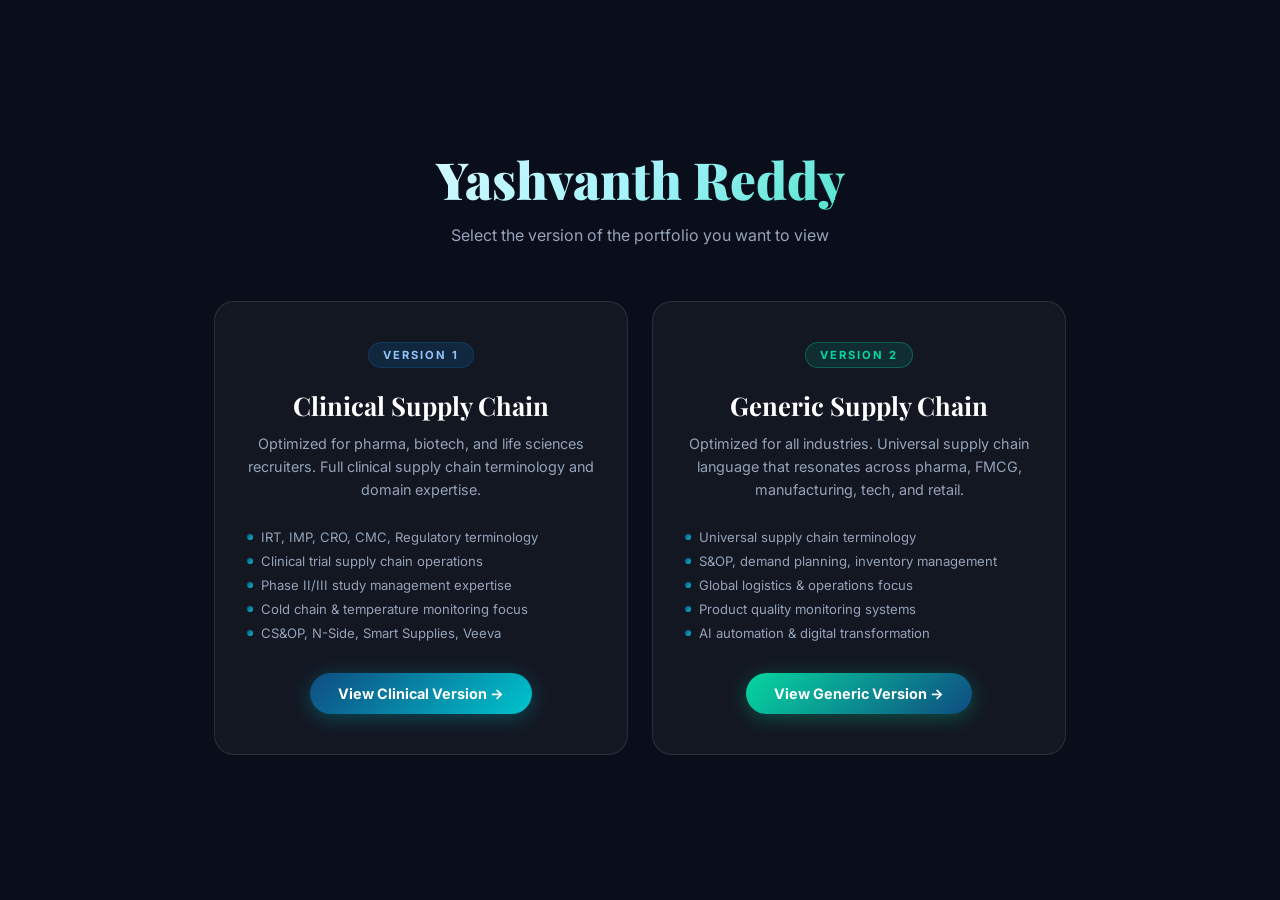
<file: select.html>
<!DOCTYPE html>
<html lang="en">
<head>
  <meta charset="UTF-8"/>
  <meta name="viewport" content="width=device-width, initial-scale=1.0"/>
  <title>Yashvanth Reddy - Portfolio Versions</title>
  <link href="https://fonts.googleapis.com/css2?family=Inter:wght@400;600;700;800&family=Playfair+Display:wght@700;900&display=swap" rel="stylesheet"/>
  <style>
    *{box-sizing:border-box;margin:0;padding:0;}
    body{font-family:'Inter',sans-serif;background:#0a0e1a;color:#e2e8f0;min-height:100vh;display:flex;align-items:center;justify-content:center;}
    .container{max-width:900px;width:100%;padding:48px 24px;text-align:center;}
    h1{font-family:'Playfair Display',serif;font-size:clamp(2rem,5vw,3.2rem);font-weight:900;background:linear-gradient(135deg,#fff 0%,#a5f3fc 50%,#06d6a0 100%);-webkit-background-clip:text;-webkit-text-fill-color:transparent;background-clip:text;margin-bottom:12px;}
    .sub{color:#94a3b8;font-size:1rem;margin-bottom:56px;}
    .cards{display:grid;grid-template-columns:1fr 1fr;gap:24px;}
    .card{background:rgba(255,255,255,0.04);border:1px solid rgba(255,255,255,0.1);border-radius:20px;padding:40px 32px;text-decoration:none;color:inherit;transition:all 0.3s;display:block;}
    .card:hover{transform:translateY(-8px);box-shadow:0 24px 64px rgba(0,196,204,0.15);border-color:rgba(0,196,204,0.3);}
    .card-badge{display:inline-block;font-size:0.7rem;font-weight:700;letter-spacing:2px;text-transform:uppercase;padding:5px 14px;border-radius:100px;margin-bottom:20px;}
    .badge-v1{background:rgba(15,76,129,0.3);border:1px solid rgba(15,76,129,0.5);color:#93c5fd;}
    .badge-v2{background:rgba(6,214,160,0.12);border:1px solid rgba(6,214,160,0.3);color:#06d6a0;}
    .card-title{font-family:'Playfair Display',serif;font-size:1.6rem;font-weight:700;color:#fff;margin-bottom:10px;}
    .card-desc{font-size:0.9rem;color:#94a3b8;line-height:1.6;margin-bottom:24px;}
    .card-features{list-style:none;text-align:left;margin-bottom:28px;}
    .card-features li{font-size:0.82rem;color:#94a3b8;padding:4px 0;display:flex;align-items:center;gap:8px;}
    .card-features li::before{content:'';width:6px;height:6px;border-radius:50%;background:linear-gradient(135deg,#0f4c81,#00c4cc);flex-shrink:0;}
    .card-btn{display:inline-block;padding:12px 28px;border-radius:100px;font-weight:700;font-size:0.9rem;transition:all 0.3s;}
    .btn-v1{background:linear-gradient(135deg,#0f4c81,#00c4cc);color:#fff;box-shadow:0 4px 20px rgba(0,196,204,0.3);}
    .btn-v2{background:linear-gradient(135deg,#06d6a0,#0f4c81);color:#fff;box-shadow:0 4px 20px rgba(6,214,160,0.3);}
    @media(max-width:640px){.cards{grid-template-columns:1fr;}}
  </style>
</head>
<body>
  <div class="container">
    <h1>Yashvanth Reddy</h1>
    <p class="sub">Select the version of the portfolio you want to view</p>
    <div class="cards">
      <a href="index.html" class="card">
        <div class="card-badge badge-v1">Version 1</div>
        <div class="card-title">Clinical Supply Chain</div>
        <div class="card-desc">Optimized for pharma, biotech, and life sciences recruiters. Full clinical supply chain terminology and domain expertise.</div>
        <ul class="card-features">
          <li>IRT, IMP, CRO, CMC, Regulatory terminology</li>
          <li>Clinical trial supply chain operations</li>
          <li>Phase II/III study management expertise</li>
          <li>Cold chain &amp; temperature monitoring focus</li>
          <li>CS&amp;OP, N-Side, Smart Supplies, Veeva</li>
        </ul>
        <span class="card-btn btn-v1">View Clinical Version &rarr;</span>
      </a>
      <a href="v2/index.html" class="card">
        <div class="card-badge badge-v2">Version 2</div>
        <div class="card-title">Generic Supply Chain</div>
        <div class="card-desc">Optimized for all industries. Universal supply chain language that resonates across pharma, FMCG, manufacturing, tech, and retail.</div>
        <ul class="card-features">
          <li>Universal supply chain terminology</li>
          <li>S&amp;OP, demand planning, inventory management</li>
          <li>Global logistics &amp; operations focus</li>
          <li>Product quality monitoring systems</li>
          <li>AI automation &amp; digital transformation</li>
        </ul>
        <span class="card-btn btn-v2">View Generic Version &rarr;</span>
      </a>
    </div>
  </div>
</body>
</html>
</file>
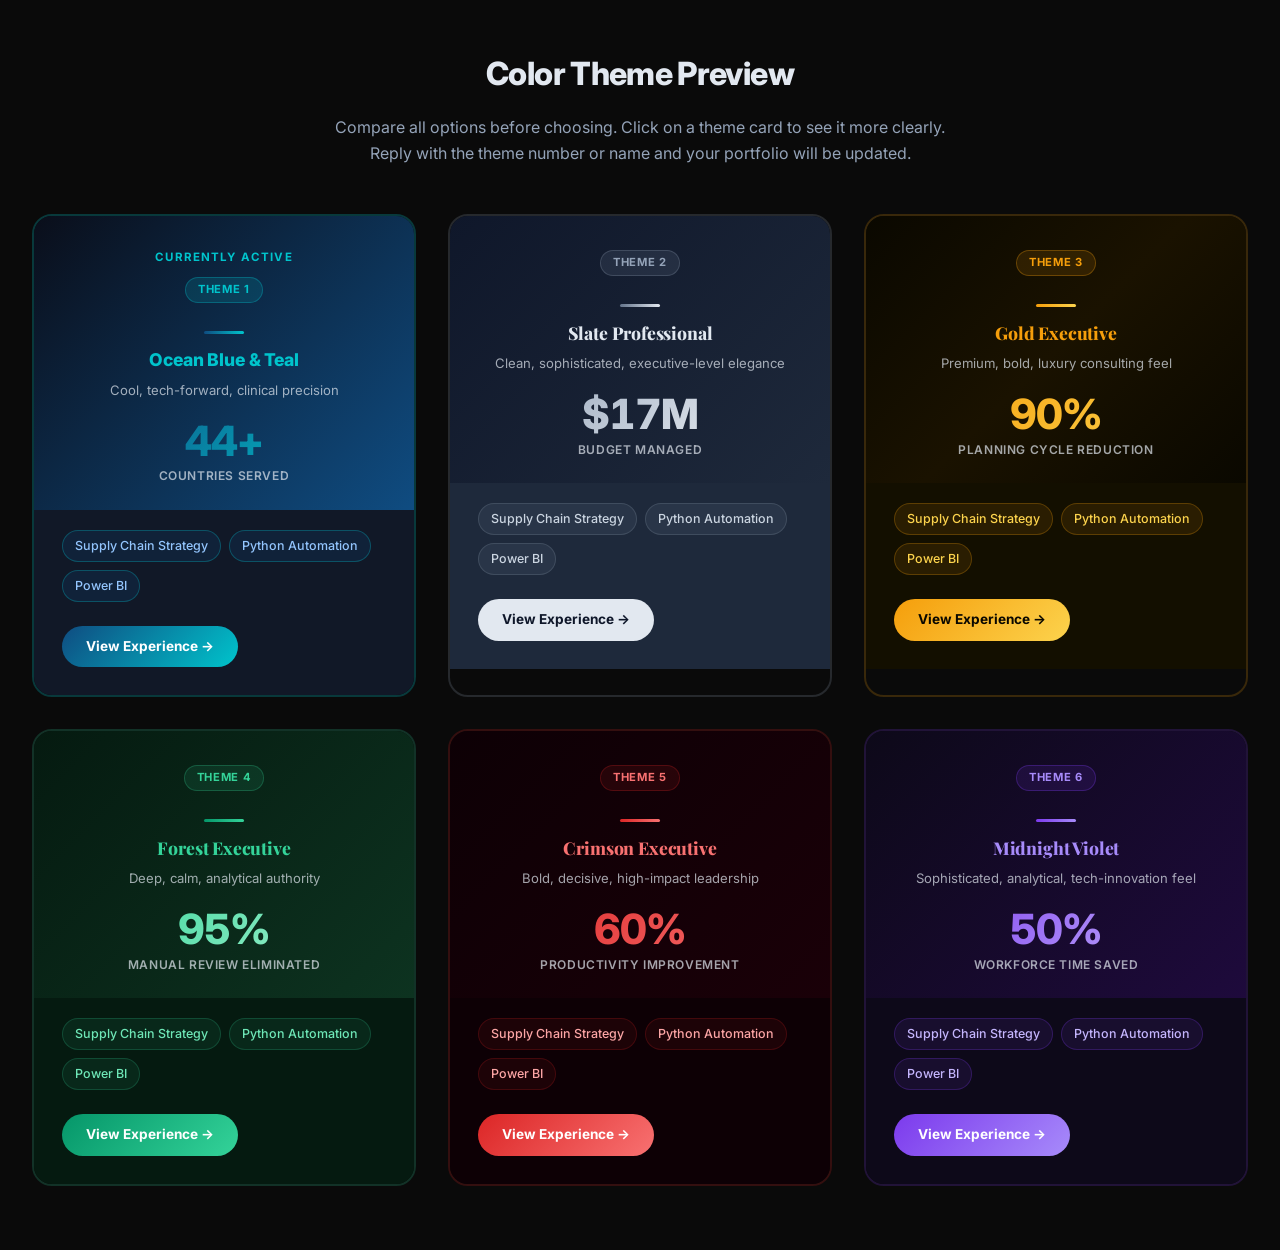
<file: themes.html>
<!DOCTYPE html>
<html lang="en">
<head>
  <meta charset="UTF-8"/>
  <meta name="viewport" content="width=device-width, initial-scale=1.0"/>
  <title>Portfolio Color Theme Preview</title>
  <link href="https://fonts.googleapis.com/css2?family=Inter:wght@300;400;500;600;700;800;900&family=Playfair+Display:wght@700;900&display=swap" rel="stylesheet"/>
  <style>
    *, *::before, *::after { box-sizing: border-box; margin: 0; padding: 0; }
    html { scroll-behavior: smooth; }
    body { font-family: 'Inter', sans-serif; background: #0a0a0a; color: #e2e8f0; line-height: 1.6; }

    .page-title {
      text-align: center;
      padding: 48px 24px 16px;
      font-size: 2rem;
      font-weight: 800;
      letter-spacing: -0.02em;
    }
    .page-sub {
      text-align: center;
      color: #94a3b8;
      margin-bottom: 48px;
      font-size: 1rem;
    }

    .themes-grid {
      display: grid;
      grid-template-columns: repeat(auto-fill, minmax(340px, 1fr));
      gap: 32px;
      max-width: 1300px;
      margin: 0 auto;
      padding: 0 32px 64px;
    }

    .theme-card {
      border-radius: 20px;
      overflow: hidden;
      border: 2px solid rgba(255,255,255,0.08);
      transition: transform 0.3s, box-shadow 0.3s;
      cursor: pointer;
    }
    .theme-card:hover {
      transform: translateY(-6px);
      box-shadow: 0 24px 60px rgba(0,0,0,0.5);
    }

    .theme-header {
      padding: 32px 28px 24px;
      text-align: center;
    }
    .theme-name {
      font-size: 1.1rem;
      font-weight: 800;
      letter-spacing: -0.01em;
      margin-bottom: 6px;
    }
    .theme-tagline {
      font-size: 0.82rem;
      opacity: 0.7;
      margin-bottom: 20px;
    }
    .theme-metric {
      font-family: 'Inter', sans-serif;
      font-size: 2.6rem;
      font-weight: 800;
      font-variant-numeric: tabular-nums;
      letter-spacing: -0.03em;
      line-height: 1;
      margin-bottom: 4px;
    }
    .theme-metric-label { font-size: 0.75rem; font-weight: 600; opacity: 0.7; text-transform: uppercase; letter-spacing: 0.05em; }

    .theme-body { padding: 20px 28px 28px; }
    .theme-tags { display: flex; flex-wrap: wrap; gap: 8px; margin-bottom: 16px; }
    .theme-tag {
      font-size: 0.78rem;
      font-weight: 500;
      padding: 5px 12px;
      border-radius: 100px;
    }
    .theme-btn {
      display: inline-block;
      padding: 10px 24px;
      border-radius: 100px;
      font-size: 0.85rem;
      font-weight: 700;
      text-decoration: none;
      cursor: pointer;
      margin-top: 8px;
    }
    .theme-label-pill {
      display: inline-block;
      padding: 3px 12px;
      border-radius: 100px;
      font-size: 0.7rem;
      font-weight: 700;
      letter-spacing: 0.06em;
      text-transform: uppercase;
      margin-bottom: 16px;
    }

    /* ============ THEME 1: CURRENT — Ocean Blue / Teal ============ */
    .t1 .theme-header { background: linear-gradient(135deg, #0a0e1a 0%, #0f4c81 100%); }
    .t1 .theme-name { color: #00c4cc; }
    .t1 .theme-metric { background: linear-gradient(135deg, #0f4c81, #00c4cc); -webkit-background-clip: text; -webkit-text-fill-color: transparent; background-clip: text; }
    .t1 .theme-body { background: #111827; }
    .t1 .theme-tag { background: rgba(15,76,129,0.2); border: 1px solid rgba(0,196,204,0.3); color: #93c5fd; }
    .t1 .theme-btn { background: linear-gradient(135deg, #0f4c81, #00c4cc); color: #fff; }
    .t1 .theme-label-pill { background: rgba(0,196,204,0.15); color: #00c4cc; border: 1px solid rgba(0,196,204,0.3); }
    .t1 { border-color: rgba(0,196,204,0.25); }

    /* ============ THEME 2: SLATE PROFESSIONAL — Charcoal / Silver / White ============ */
    .t2 .theme-header { background: linear-gradient(135deg, #0f172a 0%, #1e293b 100%); }
    .t2 .theme-name { color: #e2e8f0; font-family: 'Playfair Display', serif; }
    .t2 .theme-metric { background: linear-gradient(135deg, #94a3b8, #f1f5f9); -webkit-background-clip: text; -webkit-text-fill-color: transparent; background-clip: text; }
    .t2 .theme-body { background: #1e293b; }
    .t2 .theme-tag { background: rgba(148,163,184,0.1); border: 1px solid rgba(148,163,184,0.2); color: #cbd5e1; }
    .t2 .theme-btn { background: #e2e8f0; color: #0f172a; }
    .t2 .theme-label-pill { background: rgba(148,163,184,0.12); color: #94a3b8; border: 1px solid rgba(148,163,184,0.25); }
    .t2 { border-color: rgba(148,163,184,0.2); }

    /* ============ THEME 3: GOLD & DARK — Deep Black / Amber / White ============ */
    .t3 .theme-header { background: linear-gradient(135deg, #0a0800 0%, #1a1200 50%, #0a0800 100%); }
    .t3 .theme-name { color: #f59e0b; font-family: 'Playfair Display', serif; }
    .t3 .theme-metric { background: linear-gradient(135deg, #f59e0b, #fcd34d); -webkit-background-clip: text; -webkit-text-fill-color: transparent; background-clip: text; }
    .t3 .theme-body { background: #130f00; }
    .t3 .theme-tag { background: rgba(245,158,11,0.1); border: 1px solid rgba(245,158,11,0.25); color: #fcd34d; }
    .t3 .theme-btn { background: linear-gradient(135deg, #f59e0b, #fcd34d); color: #0a0800; }
    .t3 .theme-label-pill { background: rgba(245,158,11,0.12); color: #f59e0b; border: 1px solid rgba(245,158,11,0.3); }
    .t3 { border-color: rgba(245,158,11,0.2); }

    /* ============ THEME 4: FOREST EXECUTIVE — Deep Green / Sage / Cream ============ */
    .t4 .theme-header { background: linear-gradient(135deg, #051a10 0%, #0d3320 100%); }
    .t4 .theme-name { color: #34d399; font-family: 'Playfair Display', serif; }
    .t4 .theme-metric { background: linear-gradient(135deg, #34d399, #a7f3d0); -webkit-background-clip: text; -webkit-text-fill-color: transparent; background-clip: text; }
    .t4 .theme-body { background: #051a10; }
    .t4 .theme-tag { background: rgba(52,211,153,0.08); border: 1px solid rgba(52,211,153,0.2); color: #6ee7b7; }
    .t4 .theme-btn { background: linear-gradient(135deg, #059669, #34d399); color: #fff; }
    .t4 .theme-label-pill { background: rgba(52,211,153,0.1); color: #34d399; border: 1px solid rgba(52,211,153,0.25); }
    .t4 { border-color: rgba(52,211,153,0.2); }

    /* ============ THEME 5: CRIMSON EXECUTIVE — Near-Black / Crimson / White ============ */
    .t5 .theme-header { background: linear-gradient(135deg, #0d0005 0%, #1a0008 100%); }
    .t5 .theme-name { color: #f87171; font-family: 'Playfair Display', serif; }
    .t5 .theme-metric { background: linear-gradient(135deg, #dc2626, #f87171); -webkit-background-clip: text; -webkit-text-fill-color: transparent; background-clip: text; }
    .t5 .theme-body { background: #0d0005; }
    .t5 .theme-tag { background: rgba(220,38,38,0.08); border: 1px solid rgba(220,38,38,0.2); color: #fca5a5; }
    .t5 .theme-btn { background: linear-gradient(135deg, #dc2626, #f87171); color: #fff; }
    .t5 .theme-label-pill { background: rgba(220,38,38,0.1); color: #f87171; border: 1px solid rgba(220,38,38,0.25); }
    .t5 { border-color: rgba(220,38,38,0.2); }

    /* ============ THEME 6: MIDNIGHT VIOLET — Deep Purple / Lavender ============ */
    .t6 .theme-header { background: linear-gradient(135deg, #0d0919 0%, #1e0a3c 100%); }
    .t6 .theme-name { color: #a78bfa; font-family: 'Playfair Display', serif; }
    .t6 .theme-metric { background: linear-gradient(135deg, #7c3aed, #c4b5fd); -webkit-background-clip: text; -webkit-text-fill-color: transparent; background-clip: text; }
    .t6 .theme-body { background: #0d0919; }
    .t6 .theme-tag { background: rgba(124,58,237,0.1); border: 1px solid rgba(124,58,237,0.25); color: #c4b5fd; }
    .t6 .theme-btn { background: linear-gradient(135deg, #7c3aed, #a78bfa); color: #fff; }
    .t6 .theme-label-pill { background: rgba(124,58,237,0.12); color: #a78bfa; border: 1px solid rgba(124,58,237,0.3); }
    .t6 { border-color: rgba(124,58,237,0.2); }

    .current-label {
      text-align: center;
      font-size: 0.72rem;
      font-weight: 700;
      text-transform: uppercase;
      letter-spacing: 0.1em;
      color: #00c4cc;
      margin-bottom: 8px;
    }

    .divider { width: 40px; height: 3px; border-radius: 2px; margin: 12px auto; }
    .t1 .divider { background: linear-gradient(90deg, #0f4c81, #00c4cc); }
    .t2 .divider { background: linear-gradient(90deg, #64748b, #e2e8f0); }
    .t3 .divider { background: linear-gradient(90deg, #f59e0b, #fcd34d); }
    .t4 .divider { background: linear-gradient(90deg, #059669, #34d399); }
    .t5 .divider { background: linear-gradient(90deg, #dc2626, #f87171); }
    .t6 .divider { background: linear-gradient(90deg, #7c3aed, #a78bfa); }
  </style>
</head>
<body>

<h1 class="page-title">Color Theme Preview</h1>
<p class="page-sub">Compare all options before choosing. Click on a theme card to see it more clearly.<br/>Reply with the theme number or name and your portfolio will be updated.</p>

<div class="themes-grid">

  <!-- THEME 1: CURRENT -->
  <div class="theme-card t1">
    <div class="theme-header">
      <div class="current-label">Currently Active</div>
      <div class="theme-label-pill">Theme 1</div>
      <div class="divider"></div>
      <div class="theme-name">Ocean Blue &amp; Teal</div>
      <div class="theme-tagline">Cool, tech-forward, clinical precision</div>
      <div class="theme-metric">44+</div>
      <div class="theme-metric-label">Countries Served</div>
    </div>
    <div class="theme-body">
      <div class="theme-tags">
        <span class="theme-tag">Supply Chain Strategy</span>
        <span class="theme-tag">Python Automation</span>
        <span class="theme-tag">Power BI</span>
      </div>
      <div class="theme-btn">View Experience &rarr;</div>
    </div>
  </div>

  <!-- THEME 2: SLATE PROFESSIONAL -->
  <div class="theme-card t2">
    <div class="theme-header">
      <div class="theme-label-pill" style="background:rgba(148,163,184,0.12);color:#94a3b8;border:1px solid rgba(148,163,184,0.25);">Theme 2</div>
      <div class="divider"></div>
      <div class="theme-name">Slate Professional</div>
      <div class="theme-tagline">Clean, sophisticated, executive-level elegance</div>
      <div class="theme-metric">$17M</div>
      <div class="theme-metric-label">Budget Managed</div>
    </div>
    <div class="theme-body">
      <div class="theme-tags">
        <span class="theme-tag">Supply Chain Strategy</span>
        <span class="theme-tag">Python Automation</span>
        <span class="theme-tag">Power BI</span>
      </div>
      <div class="theme-btn">View Experience &rarr;</div>
    </div>
  </div>

  <!-- THEME 3: GOLD & DARK -->
  <div class="theme-card t3">
    <div class="theme-header">
      <div class="theme-label-pill">Theme 3</div>
      <div class="divider"></div>
      <div class="theme-name">Gold Executive</div>
      <div class="theme-tagline">Premium, bold, luxury consulting feel</div>
      <div class="theme-metric">90%</div>
      <div class="theme-metric-label">Planning Cycle Reduction</div>
    </div>
    <div class="theme-body">
      <div class="theme-tags">
        <span class="theme-tag">Supply Chain Strategy</span>
        <span class="theme-tag">Python Automation</span>
        <span class="theme-tag">Power BI</span>
      </div>
      <div class="theme-btn">View Experience &rarr;</div>
    </div>
  </div>

  <!-- THEME 4: FOREST EXECUTIVE -->
  <div class="theme-card t4">
    <div class="theme-header">
      <div class="theme-label-pill">Theme 4</div>
      <div class="divider"></div>
      <div class="theme-name">Forest Executive</div>
      <div class="theme-tagline">Deep, calm, analytical authority</div>
      <div class="theme-metric">95%</div>
      <div class="theme-metric-label">Manual Review Eliminated</div>
    </div>
    <div class="theme-body">
      <div class="theme-tags">
        <span class="theme-tag">Supply Chain Strategy</span>
        <span class="theme-tag">Python Automation</span>
        <span class="theme-tag">Power BI</span>
      </div>
      <div class="theme-btn">View Experience &rarr;</div>
    </div>
  </div>

  <!-- THEME 5: CRIMSON EXECUTIVE -->
  <div class="theme-card t5">
    <div class="theme-header">
      <div class="theme-label-pill">Theme 5</div>
      <div class="divider"></div>
      <div class="theme-name">Crimson Executive</div>
      <div class="theme-tagline">Bold, decisive, high-impact leadership</div>
      <div class="theme-metric">60%</div>
      <div class="theme-metric-label">Productivity Improvement</div>
    </div>
    <div class="theme-body">
      <div class="theme-tags">
        <span class="theme-tag">Supply Chain Strategy</span>
        <span class="theme-tag">Python Automation</span>
        <span class="theme-tag">Power BI</span>
      </div>
      <div class="theme-btn">View Experience &rarr;</div>
    </div>
  </div>

  <!-- THEME 6: MIDNIGHT VIOLET -->
  <div class="theme-card t6">
    <div class="theme-header">
      <div class="theme-label-pill">Theme 6</div>
      <div class="divider"></div>
      <div class="theme-name">Midnight Violet</div>
      <div class="theme-tagline">Sophisticated, analytical, tech-innovation feel</div>
      <div class="theme-metric">50%</div>
      <div class="theme-metric-label">Workforce Time Saved</div>
    </div>
    <div class="theme-body">
      <div class="theme-tags">
        <span class="theme-tag">Supply Chain Strategy</span>
        <span class="theme-tag">Python Automation</span>
        <span class="theme-tag">Power BI</span>
      </div>
      <div class="theme-btn">View Experience &rarr;</div>
    </div>
  </div>

</div>
</body>
</html>
</file>
<file: style.css>
/* =============================================
   YASHVANTH REDDY - CLINICAL SUPPLY CHAIN
   Premium Portfolio CSS
   ============================================= */

:root {
  --primary: #0f4c81;
  --primary-light: #1a6bbf;
  --accent: #00c4cc;
  --accent2: #06d6a0;
  --dark: #0a0e1a;
  --dark2: #111827;
  --dark3: #1f2937;
  --text: #e2e8f0;
  --text-muted: #94a3b8;
  --card-bg: rgba(255,255,255,0.04);
  --card-border: rgba(255,255,255,0.08);
  --gradient: linear-gradient(135deg, #0f4c81 0%, #00c4cc 100%);
  --gradient2: linear-gradient(135deg, #06d6a0 0%, #0f4c81 100%);
  --font-body: 'Inter', sans-serif;
  --font-display: 'Playfair Display', serif;
  --radius: 16px;
  --shadow: 0 8px 32px rgba(0,0,0,0.4);
  --shadow-lg: 0 20px 60px rgba(0,0,0,0.5);
}

*, *::before, *::after { box-sizing: border-box; margin: 0; padding: 0; }

html { scroll-behavior: smooth; }

body {
  font-family: var(--font-body);
  background: var(--dark);
  color: var(--text);
  overflow-x: hidden;
  line-height: 1.7;
}

/* ===================== SCROLLBAR ===================== */
::-webkit-scrollbar { width: 6px; }
::-webkit-scrollbar-track { background: var(--dark); }
::-webkit-scrollbar-thumb { background: var(--accent); border-radius: 3px; }

/* ===================== NAVBAR ===================== */
#navbar {
  position: fixed;
  top: 0; left: 0; right: 0;
  z-index: 1000;
  padding: 0;
  transition: all 0.3s ease;
}
#navbar.scrolled {
  background: rgba(10,14,26,0.95);
  backdrop-filter: blur(20px);
  border-bottom: 1px solid var(--card-border);
  padding: 0;
}
.nav-container {
  max-width: 1300px;
  margin: 0 auto;
  padding: 18px 32px;
  display: flex;
  align-items: center;
  justify-content: space-between;
}
.nav-logo {
  font-family: var(--font-display);
  font-size: 1.8rem;
  font-weight: 900;
  background: var(--gradient);
  -webkit-background-clip: text;
  -webkit-text-fill-color: transparent;
  background-clip: text;
  letter-spacing: -1px;
}
.nav-links {
  display: flex;
  list-style: none;
  gap: 8px;
}
.nav-links a {
  color: var(--text-muted);
  text-decoration: none;
  font-size: 0.85rem;
  font-weight: 500;
  padding: 6px 12px;
  border-radius: 6px;
  transition: all 0.2s;
  letter-spacing: 0.3px;
}
.nav-links a:hover, .nav-links a.active {
  color: #fff;
  background: rgba(0,196,204,0.12);
}
.nav-toggle {
  display: none;
  flex-direction: column;
  gap: 5px;
  cursor: pointer;
}
.nav-toggle span {
  display: block;
  width: 24px;
  height: 2px;
  background: var(--text);
  border-radius: 2px;
  transition: all 0.3s;
}

/* ===================== HERO ===================== */
#hero {
  min-height: 100vh;
  display: flex;
  align-items: center;
  justify-content: center;
  position: relative;
  overflow: hidden;
  background: radial-gradient(ellipse 80% 80% at 50% -20%, rgba(15,76,129,0.6) 0%, transparent 70%),
              linear-gradient(180deg, #0a0e1a 0%, #0a1628 50%, #0a0e1a 100%);
}
.hero-particles {
  position: absolute;
  inset: 0;
  pointer-events: none;
}
.hero-content {
  text-align: center;
  position: relative;
  z-index: 2;
  padding: 120px 24px 80px;
  max-width: 900px;
}
.hero-photo-wrap {
  position: relative;
  display: inline-block;
  margin-bottom: 24px;
}
.hero-photo {
  width: 150px;
  height: 150px;
  border-radius: 50%;
  object-fit: cover;
  object-position: center top;
  border: 4px solid transparent;
  background: var(--gradient) border-box;
  box-shadow: 0 0 0 4px rgba(0,196,204,0.3), var(--shadow-lg);
  position: relative;
  z-index: 1;
}
.hero-photo-ring {
  position: absolute;
  inset: -12px;
  border-radius: 50%;
  border: 2px solid rgba(0,196,204,0.3);
  animation: ringPulse 3s ease-in-out infinite;
}
@keyframes ringPulse {
  0%, 100% { transform: scale(1); opacity: 0.3; }
  50% { transform: scale(1.06); opacity: 0.7; }
}
.hero-badge {
  display: inline-block;
  background: rgba(0,196,204,0.12);
  border: 1px solid rgba(0,196,204,0.3);
  color: var(--accent);
  font-size: 0.75rem;
  font-weight: 600;
  letter-spacing: 2px;
  text-transform: uppercase;
  padding: 6px 18px;
  border-radius: 100px;
  margin-bottom: 20px;
}
.hero-name {
  font-family: var(--font-display);
  font-size: clamp(2.8rem, 7vw, 5rem);
  font-weight: 900;
  line-height: 1.05;
  margin-bottom: 16px;
  background: linear-gradient(135deg, #fff 0%, #a5f3fc 50%, #06d6a0 100%);
  -webkit-background-clip: text;
  -webkit-text-fill-color: transparent;
  background-clip: text;
}
.hero-tagline {
  font-size: clamp(1.1rem, 2.5vw, 1.4rem);
  font-weight: 600;
  color: #e2e8f0;
  margin-bottom: 12px;
}
.hero-sub {
  font-size: 0.95rem;
  color: var(--text-muted);
  margin-bottom: 40px;
  max-width: 640px;
  margin-left: auto;
  margin-right: auto;
}
.hero-cta-wrap {
  display: flex;
  gap: 16px;
  justify-content: center;
  flex-wrap: wrap;
  margin-bottom: 60px;
}
.btn-primary {
  background: var(--gradient);
  color: #fff;
  padding: 14px 32px;
  border-radius: 100px;
  font-weight: 700;
  font-size: 0.95rem;
  text-decoration: none;
  transition: all 0.3s;
  box-shadow: 0 4px 24px rgba(0,196,204,0.4);
  letter-spacing: 0.3px;
}
.btn-primary:hover {
  transform: translateY(-2px);
  box-shadow: 0 8px 32px rgba(0,196,204,0.6);
}
.btn-outline {
  background: transparent;
  color: #fff;
  padding: 14px 32px;
  border-radius: 100px;
  font-weight: 600;
  font-size: 0.95rem;
  text-decoration: none;
  border: 1.5px solid rgba(255,255,255,0.2);
  transition: all 0.3s;
}
.btn-outline:hover {
  background: rgba(255,255,255,0.08);
  border-color: rgba(255,255,255,0.4);
  transform: translateY(-2px);
}
.hero-scroll-hint {
  display: flex;
  flex-direction: column;
  align-items: center;
  gap: 8px;
  color: var(--text-muted);
  font-size: 0.75rem;
  letter-spacing: 1px;
  text-transform: uppercase;
}
.scroll-arrow {
  width: 20px;
  height: 20px;
  border-right: 2px solid var(--accent);
  border-bottom: 2px solid var(--accent);
  transform: rotate(45deg);
  animation: bounce 2s infinite;
}
@keyframes bounce {
  0%, 100% { transform: rotate(45deg) translateY(0); }
  50% { transform: rotate(45deg) translateY(6px); }
}

/* ===================== SECTIONS ===================== */
.section-container {
  max-width: 1200px;
  margin: 0 auto;
  padding: 100px 32px;
}
section { position: relative; }
.section-label {
  font-size: 0.7rem;
  font-weight: 700;
  letter-spacing: 3px;
  text-transform: uppercase;
  color: var(--accent);
  margin-bottom: 12px;
}
.section-title {
  font-family: var(--font-display);
  font-size: clamp(2rem, 4vw, 3rem);
  font-weight: 700;
  line-height: 1.2;
  margin-bottom: 56px;
  color: #fff;
}
.gradient-text {
  background: var(--gradient);
  -webkit-background-clip: text;
  -webkit-text-fill-color: transparent;
  background-clip: text;
}

/* ===================== ABOUT ===================== */
#about { background: var(--dark2); }
.about-grid {
  display: grid;
  grid-template-columns: 1fr 1fr;
  gap: 60px;
  align-items: start;
}
.about-text p {
  margin-bottom: 16px;
  color: var(--text-muted);
  font-size: 0.97rem;
}
.about-text p strong { color: var(--text); }
.about-intro {
  font-size: 1.08rem !important;
  color: var(--text) !important;
  font-weight: 500;
}
.about-pillars {
  display: grid;
  grid-template-columns: 1fr 1fr;
  gap: 16px;
}
.pillar-card {
  background: var(--card-bg);
  border: 1px solid var(--card-border);
  border-radius: var(--radius);
  padding: 24px 20px;
  transition: all 0.3s;
}
.pillar-card:hover {
  border-color: rgba(0,196,204,0.3);
  transform: translateY(-4px);
  box-shadow: 0 12px 40px rgba(0,196,204,0.1);
}
.pillar-icon { font-size: 2rem; margin-bottom: 12px; }
.pillar-title {
  font-weight: 700;
  font-size: 0.95rem;
  color: #fff;
  margin-bottom: 8px;
}
.pillar-desc { font-size: 0.82rem; color: var(--text-muted); line-height: 1.5; }

/* ===================== IMPACT ===================== */
#impact {
  background: linear-gradient(135deg, #060d1f 0%, #0a1628 50%, #060d1f 100%);
  overflow: hidden;
}
.impact-bg {
  position: absolute;
  inset: 0;
  background: radial-gradient(ellipse 60% 60% at 50% 50%, rgba(15,76,129,0.4) 0%, transparent 70%);
  pointer-events: none;
}
.metrics-grid {
  display: grid;
  grid-template-columns: repeat(4, 1fr);
  gap: 20px;
}
.metric-card {
  background: rgba(255,255,255,0.04);
  border: 1px solid rgba(255,255,255,0.08);
  border-radius: var(--radius);
  padding: 28px 20px;
  text-align: center;
  transition: all 0.3s;
  position: relative;
  overflow: hidden;
}
.metric-card::before {
  content: '';
  position: absolute;
  top: 0; left: 0; right: 0;
  height: 3px;
  background: var(--gradient);
  opacity: 0;
  transition: opacity 0.3s;
}
.metric-card:hover {
  border-color: rgba(0,196,204,0.3);
  transform: translateY(-6px);
  box-shadow: 0 16px 48px rgba(0,196,204,0.15);
}
.metric-card:hover::before { opacity: 1; }
.metric-number {
  font-family: 'Inter', sans-serif;
  font-size: 2.6rem;
  font-weight: 800;
  font-variant-numeric: tabular-nums;
  letter-spacing: -0.03em;
  background: var(--gradient);
  -webkit-background-clip: text;
  -webkit-text-fill-color: transparent;
  background-clip: text;
  line-height: 1;
  margin-bottom: 8px;
}
.metric-label {
  font-weight: 700;
  font-size: 0.85rem;
  color: #fff;
  margin-bottom: 6px;
}
.metric-desc { font-size: 0.75rem; color: var(--text-muted); line-height: 1.4; }

/* ===================== TIMELINE ===================== */
#experience { background: var(--dark); }
.timeline {
  position: relative;
  padding-left: 40px;
}
.timeline::before {
  content: '';
  position: absolute;
  left: 16px;
  top: 0; bottom: 0;
  width: 2px;
  background: linear-gradient(180deg, var(--accent) 0%, var(--primary) 100%);
  opacity: 0.4;
}
.timeline-item {
  position: relative;
  margin-bottom: 48px;
}
.timeline-dot {
  position: absolute;
  left: -32px;
  top: 24px;
  width: 16px;
  height: 16px;
  border-radius: 50%;
  background: var(--dark);
  border: 3px solid var(--accent);
  transition: all 0.3s;
}
.timeline-item.active .timeline-dot {
  background: var(--accent);
  box-shadow: 0 0 16px rgba(0,196,204,0.6);
}
.timeline-date {
  font-size: 0.8rem;
  font-weight: 600;
  color: var(--accent);
  letter-spacing: 1px;
  text-transform: uppercase;
  margin-bottom: 8px;
}
.timeline-card {
  background: var(--card-bg);
  border: 1px solid var(--card-border);
  border-radius: var(--radius);
  padding: 28px;
  transition: all 0.3s;
}
.timeline-card:hover {
  border-color: rgba(0,196,204,0.25);
  box-shadow: 0 8px 32px rgba(0,196,204,0.08);
}
.timeline-company-badge {
  display: inline-block;
  background: rgba(15,76,129,0.3);
  border: 1px solid rgba(15,76,129,0.5);
  color: #60a5fa;
  font-size: 0.7rem;
  font-weight: 700;
  letter-spacing: 1.5px;
  text-transform: uppercase;
  padding: 3px 10px;
  border-radius: 4px;
  margin-bottom: 10px;
}
.timeline-role {
  font-family: var(--font-display);
  font-size: 1.3rem;
  font-weight: 700;
  color: #fff;
  margin-bottom: 4px;
}
.timeline-company {
  font-size: 0.85rem;
  color: var(--text-muted);
  margin-bottom: 12px;
}
.timeline-tag-row { display: flex; flex-wrap: wrap; gap: 6px; margin-bottom: 16px; }
.tag {
  background: rgba(6,214,160,0.1);
  border: 1px solid rgba(6,214,160,0.25);
  color: var(--accent2);
  font-size: 0.72rem;
  font-weight: 600;
  padding: 3px 10px;
  border-radius: 100px;
  letter-spacing: 0.3px;
}
.timeline-bullets {
  padding-left: 20px;
  color: var(--text-muted);
  font-size: 0.9rem;
}
.timeline-bullets li {
  margin-bottom: 8px;
  line-height: 1.6;
}
.timeline-bullets li::marker { color: var(--accent); }

/* ===================== SKILLS ===================== */
#skills { background: var(--dark2); }
.skills-layout {
  display: grid;
  grid-template-columns: 1fr 1fr;
  gap: 32px;
}
.skill-category { margin-bottom: 8px; }
.skill-cat-title {
  font-size: 1rem;
  font-weight: 700;
  color: #fff;
  margin-bottom: 16px;
  padding-bottom: 8px;
  border-bottom: 1px solid var(--card-border);
}
.skill-tags { display: flex; flex-wrap: wrap; gap: 8px; }
.stag {
  font-size: 0.8rem;
  font-weight: 500;
  padding: 6px 14px;
  border-radius: 100px;
  transition: all 0.2s;
  cursor: default;
}
.stag:hover { transform: translateY(-2px); }
.stag-primary {
  background: rgba(15,76,129,0.2);
  border: 1px solid rgba(15,76,129,0.4);
  color: #93c5fd;
}
.stag-primary:hover { background: rgba(15,76,129,0.35); }
.stag-secondary {
  background: rgba(0,196,204,0.1);
  border: 1px solid rgba(0,196,204,0.25);
  color: var(--accent);
}
.stag-secondary:hover { background: rgba(0,196,204,0.2); }
.stag-tertiary {
  background: rgba(6,214,160,0.08);
  border: 1px solid rgba(6,214,160,0.2);
  color: var(--accent2);
}
.stag-tertiary:hover { background: rgba(6,214,160,0.15); }
.skill-bars { display: flex; flex-wrap: wrap; gap: 10px; }
.skill-tool-tag {
  display: flex;
  align-items: center;
  gap: 8px;
  background: rgba(15,76,129,0.15);
  border: 1px solid rgba(0,196,204,0.2);
  border-radius: 10px;
  padding: 8px 16px;
  font-size: 0.85rem;
  font-weight: 500;
  color: var(--text);
  transition: all 0.25s ease;
  cursor: default;
}
.skill-tool-tag:hover {
  background: rgba(0,196,204,0.12);
  border-color: rgba(0,196,204,0.45);
  transform: translateY(-2px);
  box-shadow: 0 6px 20px rgba(0,196,204,0.15);
}
.skill-tool-icon {
  font-size: 1rem;
  line-height: 1;
}

/* ===================== PROJECTS ===================== */
#projects { background: var(--dark); }
.projects-grid {
  display: grid;
  grid-template-columns: repeat(3, 1fr);
  gap: 24px;
}
.proj-card {
  background: var(--card-bg);
  border: 1px solid var(--card-border);
  border-radius: var(--radius);
  padding: 28px 24px;
  transition: all 0.3s;
  position: relative;
  overflow: hidden;
}
.proj-card::after {
  content: '';
  position: absolute;
  bottom: 0; left: 0; right: 0;
  height: 3px;
  background: var(--gradient);
  transform: scaleX(0);
  transition: transform 0.3s;
}
.proj-card:hover {
  border-color: rgba(0,196,204,0.25);
  transform: translateY(-6px);
  box-shadow: 0 20px 60px rgba(0,196,204,0.1);
}
.proj-card:hover::after { transform: scaleX(1); }
.proj-icon { font-size: 2.4rem; margin-bottom: 14px; }
.proj-title {
  font-weight: 700;
  font-size: 1.05rem;
  color: #fff;
  margin-bottom: 4px;
  line-height: 1.3;
}
.proj-context {
  font-size: 0.75rem;
  color: var(--accent);
  font-weight: 600;
  margin-bottom: 12px;
  letter-spacing: 0.3px;
}
.proj-desc {
  font-size: 0.85rem;
  color: var(--text-muted);
  line-height: 1.6;
  margin-bottom: 16px;
}
.proj-outcomes { display: flex; flex-wrap: wrap; gap: 6px; }
.outcome-chip {
  background: rgba(6,214,160,0.1);
  border: 1px solid rgba(6,214,160,0.2);
  color: var(--accent2);
  font-size: 0.72rem;
  font-weight: 600;
  padding: 4px 10px;
  border-radius: 100px;
}

/* ===================== SPEAKING ===================== */
#speaking {
  background: linear-gradient(135deg, #060d1f 0%, #0a1628 50%, #060d1f 100%);
}
.speaking-bg {
  position: absolute;
  inset: 0;
  background: radial-gradient(ellipse 70% 70% at 50% 50%, rgba(0,196,204,0.08) 0%, transparent 70%);
  pointer-events: none;
}
.speaking-card {
  max-width: 100%;
  margin: 0 auto;
  background: rgba(255,255,255,0.04);
  border: 1px solid rgba(0,196,204,0.2);
  border-radius: 24px;
  padding: 60px;
  text-align: center;
  position: relative;
  box-shadow: 0 0 80px rgba(0,196,204,0.08);
}
.speaking-badge {
  display: inline-block;
  background: var(--gradient);
  color: #fff;
  font-size: 0.7rem;
  font-weight: 800;
  letter-spacing: 3px;
  text-transform: uppercase;
  padding: 6px 20px;
  border-radius: 100px;
  margin-bottom: 20px;
}
.speaking-event {
  font-size: 1.2rem;
  font-weight: 700;
  color: var(--accent);
  margin-bottom: 4px;
}
.speaking-location {
  font-size: 0.85rem;
  color: var(--text-muted);
  margin-bottom: 24px;
}
.speaking-title {
  font-family: var(--font-display);
  font-size: clamp(1.3rem, 2.5vw, 1.8rem);
  font-weight: 700;
  color: #fff;
  line-height: 1.3;
  margin-bottom: 36px;
}
.speaking-topics {
  display: grid;
  grid-template-columns: 1fr 1fr;
  gap: 12px;
  text-align: left;
}
.speaking-topic {
  display: flex;
  align-items: center;
  gap: 10px;
  font-size: 0.85rem;
  color: var(--text-muted);
  background: rgba(255,255,255,0.03);
  border: 1px solid rgba(255,255,255,0.06);
  border-radius: 10px;
  padding: 12px 16px;
}
.topic-dot {
  width: 8px;
  height: 8px;
  border-radius: 50%;
  background: var(--gradient);
  flex-shrink: 0;
}

/* ===================== EDUCATION ===================== */
#education { background: var(--dark2); }
.edu-grid {
  display: grid;
  grid-template-columns: repeat(4, 1fr);
  gap: 20px;
}
.edu-card {
  background: var(--card-bg);
  border: 1px solid var(--card-border);
  border-radius: var(--radius);
  padding: 28px 22px;
  transition: all 0.3s;
  text-align: center;
}
.edu-card:hover {
  border-color: rgba(0,196,204,0.3);
  transform: translateY(-4px);
  box-shadow: 0 12px 40px rgba(0,196,204,0.1);
}
.edu-card-featured {
  border-color: rgba(0,196,204,0.3);
  background: rgba(0,196,204,0.05);
}
.edu-icon { font-size: 2.4rem; margin-bottom: 14px; }
.edu-degree {
  font-weight: 800;
  font-size: 0.85rem;
  color: var(--accent);
  text-transform: uppercase;
  letter-spacing: 0.5px;
  margin-bottom: 6px;
}
.edu-field {
  font-family: var(--font-display);
  font-size: 1.05rem;
  font-weight: 700;
  color: #fff;
  line-height: 1.3;
  margin-bottom: 6px;
}
.edu-school {
  font-size: 0.8rem;
  color: var(--accent);
  font-weight: 600;
  margin-bottom: 10px;
}
.edu-desc { font-size: 0.78rem; color: var(--text-muted); line-height: 1.5; }

/* ===================== CONTACT ===================== */
#contact {
  background: linear-gradient(135deg, #060d1f 0%, #0a1628 50%, #060d1f 100%);
}
.contact-bg {
  position: absolute;
  inset: 0;
  background: radial-gradient(ellipse 50% 60% at 50% 50%, rgba(6,214,160,0.05) 0%, transparent 70%);
  pointer-events: none;
}
.contact-sub {
  max-width: 100%;
  color: var(--text-muted);
  font-size: 0.97rem;
  margin-bottom: 48px;
  line-height: 1.7;
}
.contact-cards {
  display: grid;
  grid-template-columns: repeat(4, 1fr);
  gap: 20px;
}
.contact-card {
  background: rgba(255,255,255,0.04);
  border: 1px solid rgba(255,255,255,0.08);
  border-radius: var(--radius);
  padding: 28px 20px;
  text-align: center;
  text-decoration: none;
  color: var(--text);
  transition: all 0.3s;
  display: block;
}
.contact-card:hover {
  border-color: rgba(0,196,204,0.3);
  transform: translateY(-4px);
  box-shadow: 0 12px 40px rgba(0,196,204,0.12);
  color: var(--text);
}
.contact-icon { font-size: 2rem; margin-bottom: 10px; }
.contact-label {
  font-size: 0.7rem;
  font-weight: 700;
  letter-spacing: 2px;
  text-transform: uppercase;
  color: var(--accent);
  margin-bottom: 6px;
}
.contact-value { font-size: 0.85rem; color: var(--text-muted); font-weight: 500; }

/* ===================== FOOTER ===================== */
footer {
  background: #050810;
  padding: 40px 32px;
  border-top: 1px solid rgba(255,255,255,0.06);
}
.footer-content { max-width: 1200px; margin: 0 auto; text-align: center; }
.footer-name {
  font-family: var(--font-display);
  font-size: 1.3rem;
  font-weight: 700;
  color: #fff;
  margin-bottom: 6px;
}
.footer-tagline { font-size: 0.82rem; color: var(--text-muted); margin-bottom: 16px; }
.footer-links { display: flex; gap: 24px; justify-content: center; }
.footer-links a {
  font-size: 0.85rem;
  color: var(--accent);
  text-decoration: none;
  font-weight: 500;
  transition: opacity 0.2s;
}
.footer-links a:hover { opacity: 0.7; }

/* ===================== ANIMATIONS ===================== */
.fade-in {
  opacity: 0;
  transform: translateY(30px);
  transition: all 0.7s ease;
}
.fade-in.visible {
  opacity: 1;
  transform: translateY(0);
}

/* ===================== RESPONSIVE ===================== */
@media (max-width: 1100px) {
  .metrics-grid { grid-template-columns: repeat(4, 1fr); }
  .edu-grid { grid-template-columns: repeat(2, 1fr); }
  .projects-grid { grid-template-columns: repeat(2, 1fr); }
}
@media (max-width: 900px) {
  .about-grid { grid-template-columns: 1fr; }
  .about-pillars { grid-template-columns: 1fr 1fr; }
  .metrics-grid { grid-template-columns: repeat(2, 1fr); }
  .skills-layout { grid-template-columns: 1fr; }
  .speaking-card { padding: 36px 28px; }
  .speaking-topics { grid-template-columns: 1fr; }
  .contact-cards { grid-template-columns: repeat(2, 1fr); }
}
@media (max-width: 640px) {
  .nav-links { display: none; }
  .nav-toggle { display: flex; }
  .projects-grid { grid-template-columns: 1fr; }
  .edu-grid { grid-template-columns: 1fr; }
  .metrics-grid { grid-template-columns: repeat(2, 1fr); }
  .contact-cards { grid-template-columns: 1fr; }
  .section-container { padding: 70px 20px; }
  .hero-photo { width: 120px; height: 120px; }
}
</file>
<file: stories_extra.css>
/* ===================== STORIES / CHALLENGES RESOLVED ===================== */
#stories {
  background: var(--dark2);
}
.stories-intro {
  max-width: 760px;
  margin: 0 auto 48px;
  text-align: center;
  color: var(--text-muted);
  font-size: 1.05rem;
  line-height: 1.8;
}
.stories-grid {
  display: grid;
  grid-template-columns: repeat(auto-fill, minmax(360px, 1fr));
  gap: 24px;
}
.story-card {
  background: var(--card-bg);
  border: 1px solid var(--card-border);
  border-radius: var(--radius);
  padding: 28px 28px 20px;
  transition: transform 0.3s ease, box-shadow 0.3s ease, border-color 0.3s ease;
  display: flex;
  flex-direction: column;
  gap: 10px;
  cursor: default;
}
.story-card:hover {
  transform: translateY(-4px);
  box-shadow: 0 16px 40px rgba(0,0,0,0.4);
  border-color: rgba(0,196,204,0.35);
}
.story-type-badge {
  display: inline-block;
  padding: 4px 14px;
  border-radius: 50px;
  font-size: 0.72rem;
  font-weight: 700;
  letter-spacing: 0.05em;
  text-transform: uppercase;
  width: fit-content;
  background: rgba(0,196,204,0.1);
  border: 1px solid rgba(0,196,204,0.25);
  color: var(--accent);
}
.story-title {
  font-size: 1.02rem;
  font-weight: 700;
  color: var(--text);
  line-height: 1.45;
}
.story-context {
  font-size: 0.8rem;
  color: var(--text-muted);
  font-style: italic;
}
.story-summary {
  font-size: 0.88rem;
  color: var(--text-muted);
  line-height: 1.65;
}
.story-body {
  display: none;
  flex-direction: column;
  gap: 12px;
  margin-top: 4px;
  border-top: 1px solid var(--card-border);
  padding-top: 14px;
}
.story-body.expanded {
  display: flex;
}
.story-section {
  font-size: 0.87rem;
  color: var(--text-muted);
  line-height: 1.7;
}
.story-label {
  display: inline-block;
  font-weight: 700;
  font-size: 0.73rem;
  text-transform: uppercase;
  letter-spacing: 0.07em;
  color: var(--accent);
  margin-right: 6px;
}
.story-expand-btn {
  font-size: 0.82rem;
  color: var(--accent);
  cursor: pointer;
  font-weight: 600;
  margin-top: 4px;
  display: flex;
  align-items: center;
  gap: 4px;
  user-select: none;
  transition: opacity 0.2s;
  width: fit-content;
}
.story-expand-btn:hover { opacity: 0.75; }
.story-expand-btn span {
  transition: transform 0.25s ease;
  font-size: 0.7rem;
  display: inline-block;
}
.story-expand-btn.open span { transform: rotate(180deg); }
@media (max-width: 700px) {
  .stories-grid { grid-template-columns: 1fr; }
}
</file>
<file: v2/style.css>
/* =============================================
   YASHVANTH REDDY - CLINICAL SUPPLY CHAIN
   Premium Portfolio CSS
   ============================================= */

:root {
  --primary: #0f4c81;
  --primary-light: #1a6bbf;
  --accent: #00c4cc;
  --accent2: #06d6a0;
  --dark: #0a0e1a;
  --dark2: #111827;
  --dark3: #1f2937;
  --text: #e2e8f0;
  --text-muted: #94a3b8;
  --card-bg: rgba(255,255,255,0.04);
  --card-border: rgba(255,255,255,0.08);
  --gradient: linear-gradient(135deg, #0f4c81 0%, #00c4cc 100%);
  --gradient2: linear-gradient(135deg, #06d6a0 0%, #0f4c81 100%);
  --font-body: 'Inter', sans-serif;
  --font-display: 'Playfair Display', serif;
  --radius: 16px;
  --shadow: 0 8px 32px rgba(0,0,0,0.4);
  --shadow-lg: 0 20px 60px rgba(0,0,0,0.5);
}

*, *::before, *::after { box-sizing: border-box; margin: 0; padding: 0; }

html { scroll-behavior: smooth; }

body {
  font-family: var(--font-body);
  background: var(--dark);
  color: var(--text);
  overflow-x: hidden;
  line-height: 1.7;
}

/* ===================== SCROLLBAR ===================== */
::-webkit-scrollbar { width: 6px; }
::-webkit-scrollbar-track { background: var(--dark); }
::-webkit-scrollbar-thumb { background: var(--accent); border-radius: 3px; }

/* ===================== NAVBAR ===================== */
#navbar {
  position: fixed;
  top: 0; left: 0; right: 0;
  z-index: 1000;
  padding: 0;
  transition: all 0.3s ease;
}
#navbar.scrolled {
  background: rgba(10,14,26,0.95);
  backdrop-filter: blur(20px);
  border-bottom: 1px solid var(--card-border);
  padding: 0;
}
.nav-container {
  max-width: 1300px;
  margin: 0 auto;
  padding: 18px 32px;
  display: flex;
  align-items: center;
  justify-content: space-between;
}
.nav-logo {
  font-family: var(--font-display);
  font-size: 1.8rem;
  font-weight: 900;
  background: var(--gradient);
  -webkit-background-clip: text;
  -webkit-text-fill-color: transparent;
  background-clip: text;
  letter-spacing: -1px;
}
.nav-links {
  display: flex;
  list-style: none;
  gap: 8px;
}
.nav-links a {
  color: var(--text-muted);
  text-decoration: none;
  font-size: 0.85rem;
  font-weight: 500;
  padding: 6px 12px;
  border-radius: 6px;
  transition: all 0.2s;
  letter-spacing: 0.3px;
}
.nav-links a:hover, .nav-links a.active {
  color: #fff;
  background: rgba(0,196,204,0.12);
}
.nav-toggle {
  display: none;
  flex-direction: column;
  gap: 5px;
  cursor: pointer;
}
.nav-toggle span {
  display: block;
  width: 24px;
  height: 2px;
  background: var(--text);
  border-radius: 2px;
  transition: all 0.3s;
}

/* ===================== HERO ===================== */
#hero {
  min-height: 100vh;
  display: flex;
  align-items: center;
  justify-content: center;
  position: relative;
  overflow: hidden;
  background: radial-gradient(ellipse 80% 80% at 50% -20%, rgba(15,76,129,0.6) 0%, transparent 70%),
              linear-gradient(180deg, #0a0e1a 0%, #0a1628 50%, #0a0e1a 100%);
}
.hero-particles {
  position: absolute;
  inset: 0;
  pointer-events: none;
}
.hero-content {
  text-align: center;
  position: relative;
  z-index: 2;
  padding: 120px 24px 80px;
  max-width: 900px;
}
.hero-photo-wrap {
  position: relative;
  display: inline-block;
  margin-bottom: 24px;
}
.hero-photo {
  width: 150px;
  height: 150px;
  border-radius: 50%;
  object-fit: cover;
  object-position: center top;
  border: 4px solid transparent;
  background: var(--gradient) border-box;
  box-shadow: 0 0 0 4px rgba(0,196,204,0.3), var(--shadow-lg);
  position: relative;
  z-index: 1;
}
.hero-photo-ring {
  position: absolute;
  inset: -12px;
  border-radius: 50%;
  border: 2px solid rgba(0,196,204,0.3);
  animation: ringPulse 3s ease-in-out infinite;
}
@keyframes ringPulse {
  0%, 100% { transform: scale(1); opacity: 0.3; }
  50% { transform: scale(1.06); opacity: 0.7; }
}
.hero-badge {
  display: inline-block;
  background: rgba(0,196,204,0.12);
  border: 1px solid rgba(0,196,204,0.3);
  color: var(--accent);
  font-size: 0.75rem;
  font-weight: 600;
  letter-spacing: 2px;
  text-transform: uppercase;
  padding: 6px 18px;
  border-radius: 100px;
  margin-bottom: 20px;
}
.hero-name {
  font-family: var(--font-display);
  font-size: clamp(2.8rem, 7vw, 5rem);
  font-weight: 900;
  line-height: 1.05;
  margin-bottom: 16px;
  background: linear-gradient(135deg, #fff 0%, #a5f3fc 50%, #06d6a0 100%);
  -webkit-background-clip: text;
  -webkit-text-fill-color: transparent;
  background-clip: text;
}
.hero-tagline {
  font-size: clamp(1.1rem, 2.5vw, 1.4rem);
  font-weight: 600;
  color: #e2e8f0;
  margin-bottom: 12px;
}
.hero-sub {
  font-size: 0.95rem;
  color: var(--text-muted);
  margin-bottom: 40px;
  max-width: 640px;
  margin-left: auto;
  margin-right: auto;
}
.hero-cta-wrap {
  display: flex;
  gap: 16px;
  justify-content: center;
  flex-wrap: wrap;
  margin-bottom: 60px;
}
.btn-primary {
  background: var(--gradient);
  color: #fff;
  padding: 14px 32px;
  border-radius: 100px;
  font-weight: 700;
  font-size: 0.95rem;
  text-decoration: none;
  transition: all 0.3s;
  box-shadow: 0 4px 24px rgba(0,196,204,0.4);
  letter-spacing: 0.3px;
}
.btn-primary:hover {
  transform: translateY(-2px);
  box-shadow: 0 8px 32px rgba(0,196,204,0.6);
}
.btn-outline {
  background: transparent;
  color: #fff;
  padding: 14px 32px;
  border-radius: 100px;
  font-weight: 600;
  font-size: 0.95rem;
  text-decoration: none;
  border: 1.5px solid rgba(255,255,255,0.2);
  transition: all 0.3s;
}
.btn-outline:hover {
  background: rgba(255,255,255,0.08);
  border-color: rgba(255,255,255,0.4);
  transform: translateY(-2px);
}
.hero-scroll-hint {
  display: flex;
  flex-direction: column;
  align-items: center;
  gap: 8px;
  color: var(--text-muted);
  font-size: 0.75rem;
  letter-spacing: 1px;
  text-transform: uppercase;
}
.scroll-arrow {
  width: 20px;
  height: 20px;
  border-right: 2px solid var(--accent);
  border-bottom: 2px solid var(--accent);
  transform: rotate(45deg);
  animation: bounce 2s infinite;
}
@keyframes bounce {
  0%, 100% { transform: rotate(45deg) translateY(0); }
  50% { transform: rotate(45deg) translateY(6px); }
}

/* ===================== SECTIONS ===================== */
.section-container {
  max-width: 1200px;
  margin: 0 auto;
  padding: 100px 32px;
}
section { position: relative; }
.section-label {
  font-size: 0.7rem;
  font-weight: 700;
  letter-spacing: 3px;
  text-transform: uppercase;
  color: var(--accent);
  margin-bottom: 12px;
}
.section-title {
  font-family: var(--font-display);
  font-size: clamp(2rem, 4vw, 3rem);
  font-weight: 700;
  line-height: 1.2;
  margin-bottom: 56px;
  color: #fff;
}
.gradient-text {
  background: var(--gradient);
  -webkit-background-clip: text;
  -webkit-text-fill-color: transparent;
  background-clip: text;
}

/* ===================== ABOUT ===================== */
#about { background: var(--dark2); }
.about-grid {
  display: grid;
  grid-template-columns: 1fr 1fr;
  gap: 60px;
  align-items: start;
}
.about-text p {
  margin-bottom: 16px;
  color: var(--text-muted);
  font-size: 0.97rem;
}
.about-text p strong { color: var(--text); }
.about-intro {
  font-size: 1.08rem !important;
  color: var(--text) !important;
  font-weight: 500;
}
.about-pillars {
  display: grid;
  grid-template-columns: 1fr 1fr;
  gap: 16px;
}
.pillar-card {
  background: var(--card-bg);
  border: 1px solid var(--card-border);
  border-radius: var(--radius);
  padding: 24px 20px;
  transition: all 0.3s;
}
.pillar-card:hover {
  border-color: rgba(0,196,204,0.3);
  transform: translateY(-4px);
  box-shadow: 0 12px 40px rgba(0,196,204,0.1);
}
.pillar-icon { font-size: 2rem; margin-bottom: 12px; }
.pillar-title {
  font-weight: 700;
  font-size: 0.95rem;
  color: #fff;
  margin-bottom: 8px;
}
.pillar-desc { font-size: 0.82rem; color: var(--text-muted); line-height: 1.5; }

/* ===================== IMPACT ===================== */
#impact {
  background: linear-gradient(135deg, #060d1f 0%, #0a1628 50%, #060d1f 100%);
  overflow: hidden;
}
.impact-bg {
  position: absolute;
  inset: 0;
  background: radial-gradient(ellipse 60% 60% at 50% 50%, rgba(15,76,129,0.4) 0%, transparent 70%);
  pointer-events: none;
}
.metrics-grid {
  display: grid;
  grid-template-columns: repeat(4, 1fr);
  gap: 20px;
}
.metric-card {
  background: rgba(255,255,255,0.04);
  border: 1px solid rgba(255,255,255,0.08);
  border-radius: var(--radius);
  padding: 28px 20px;
  text-align: center;
  transition: all 0.3s;
  position: relative;
  overflow: hidden;
}
.metric-card::before {
  content: '';
  position: absolute;
  top: 0; left: 0; right: 0;
  height: 3px;
  background: var(--gradient);
  opacity: 0;
  transition: opacity 0.3s;
}
.metric-card:hover {
  border-color: rgba(0,196,204,0.3);
  transform: translateY(-6px);
  box-shadow: 0 16px 48px rgba(0,196,204,0.15);
}
.metric-card:hover::before { opacity: 1; }
.metric-number {
  font-family: 'Inter', sans-serif;
  font-size: 2.6rem;
  font-weight: 800;
  font-variant-numeric: tabular-nums;
  letter-spacing: -0.03em;
  background: var(--gradient);
  -webkit-background-clip: text;
  -webkit-text-fill-color: transparent;
  background-clip: text;
  line-height: 1;
  margin-bottom: 8px;
}
.metric-label {
  font-weight: 700;
  font-size: 0.85rem;
  color: #fff;
  margin-bottom: 6px;
}
.metric-desc { font-size: 0.75rem; color: var(--text-muted); line-height: 1.4; }

/* ===================== TIMELINE ===================== */
#experience { background: var(--dark); }
.timeline {
  position: relative;
  padding-left: 40px;
}
.timeline::before {
  content: '';
  position: absolute;
  left: 16px;
  top: 0; bottom: 0;
  width: 2px;
  background: linear-gradient(180deg, var(--accent) 0%, var(--primary) 100%);
  opacity: 0.4;
}
.timeline-item {
  position: relative;
  margin-bottom: 48px;
}
.timeline-dot {
  position: absolute;
  left: -32px;
  top: 24px;
  width: 16px;
  height: 16px;
  border-radius: 50%;
  background: var(--dark);
  border: 3px solid var(--accent);
  transition: all 0.3s;
}
.timeline-item.active .timeline-dot {
  background: var(--accent);
  box-shadow: 0 0 16px rgba(0,196,204,0.6);
}
.timeline-date {
  font-size: 0.8rem;
  font-weight: 600;
  color: var(--accent);
  letter-spacing: 1px;
  text-transform: uppercase;
  margin-bottom: 8px;
}
.timeline-card {
  background: var(--card-bg);
  border: 1px solid var(--card-border);
  border-radius: var(--radius);
  padding: 28px;
  transition: all 0.3s;
}
.timeline-card:hover {
  border-color: rgba(0,196,204,0.25);
  box-shadow: 0 8px 32px rgba(0,196,204,0.08);
}
.timeline-company-badge {
  display: inline-block;
  background: rgba(15,76,129,0.3);
  border: 1px solid rgba(15,76,129,0.5);
  color: #60a5fa;
  font-size: 0.7rem;
  font-weight: 700;
  letter-spacing: 1.5px;
  text-transform: uppercase;
  padding: 3px 10px;
  border-radius: 4px;
  margin-bottom: 10px;
}
.timeline-role {
  font-family: var(--font-display);
  font-size: 1.3rem;
  font-weight: 700;
  color: #fff;
  margin-bottom: 4px;
}
.timeline-company {
  font-size: 0.85rem;
  color: var(--text-muted);
  margin-bottom: 12px;
}
.timeline-tag-row { display: flex; flex-wrap: wrap; gap: 6px; margin-bottom: 16px; }
.tag {
  background: rgba(6,214,160,0.1);
  border: 1px solid rgba(6,214,160,0.25);
  color: var(--accent2);
  font-size: 0.72rem;
  font-weight: 600;
  padding: 3px 10px;
  border-radius: 100px;
  letter-spacing: 0.3px;
}
.timeline-bullets {
  padding-left: 20px;
  color: var(--text-muted);
  font-size: 0.9rem;
}
.timeline-bullets li {
  margin-bottom: 8px;
  line-height: 1.6;
}
.timeline-bullets li::marker { color: var(--accent); }

/* ===================== SKILLS ===================== */
#skills { background: var(--dark2); }
.skills-layout {
  display: grid;
  grid-template-columns: 1fr 1fr;
  gap: 32px;
}
.skill-category { margin-bottom: 8px; }
.skill-cat-title {
  font-size: 1rem;
  font-weight: 700;
  color: #fff;
  margin-bottom: 16px;
  padding-bottom: 8px;
  border-bottom: 1px solid var(--card-border);
}
.skill-tags { display: flex; flex-wrap: wrap; gap: 8px; }
.stag {
  font-size: 0.8rem;
  font-weight: 500;
  padding: 6px 14px;
  border-radius: 100px;
  transition: all 0.2s;
  cursor: default;
}
.stag:hover { transform: translateY(-2px); }
.stag-primary {
  background: rgba(15,76,129,0.2);
  border: 1px solid rgba(15,76,129,0.4);
  color: #93c5fd;
}
.stag-primary:hover { background: rgba(15,76,129,0.35); }
.stag-secondary {
  background: rgba(0,196,204,0.1);
  border: 1px solid rgba(0,196,204,0.25);
  color: var(--accent);
}
.stag-secondary:hover { background: rgba(0,196,204,0.2); }
.stag-tertiary {
  background: rgba(6,214,160,0.08);
  border: 1px solid rgba(6,214,160,0.2);
  color: var(--accent2);
}
.stag-tertiary:hover { background: rgba(6,214,160,0.15); }
.skill-bars { display: flex; flex-wrap: wrap; gap: 10px; }
.skill-tool-tag {
  display: flex;
  align-items: center;
  gap: 8px;
  background: rgba(15,76,129,0.15);
  border: 1px solid rgba(0,196,204,0.2);
  border-radius: 10px;
  padding: 8px 16px;
  font-size: 0.85rem;
  font-weight: 500;
  color: var(--text);
  transition: all 0.25s ease;
  cursor: default;
}
.skill-tool-tag:hover {
  background: rgba(0,196,204,0.12);
  border-color: rgba(0,196,204,0.45);
  transform: translateY(-2px);
  box-shadow: 0 6px 20px rgba(0,196,204,0.15);
}
.skill-tool-icon {
  font-size: 1rem;
  line-height: 1;
}

/* ===================== PROJECTS ===================== */
#projects { background: var(--dark); }
.projects-grid {
  display: grid;
  grid-template-columns: repeat(3, 1fr);
  gap: 24px;
}
.proj-card {
  background: var(--card-bg);
  border: 1px solid var(--card-border);
  border-radius: var(--radius);
  padding: 28px 24px;
  transition: all 0.3s;
  position: relative;
  overflow: hidden;
}
.proj-card::after {
  content: '';
  position: absolute;
  bottom: 0; left: 0; right: 0;
  height: 3px;
  background: var(--gradient);
  transform: scaleX(0);
  transition: transform 0.3s;
}
.proj-card:hover {
  border-color: rgba(0,196,204,0.25);
  transform: translateY(-6px);
  box-shadow: 0 20px 60px rgba(0,196,204,0.1);
}
.proj-card:hover::after { transform: scaleX(1); }
.proj-icon { font-size: 2.4rem; margin-bottom: 14px; }
.proj-title {
  font-weight: 700;
  font-size: 1.05rem;
  color: #fff;
  margin-bottom: 4px;
  line-height: 1.3;
}
.proj-context {
  font-size: 0.75rem;
  color: var(--accent);
  font-weight: 600;
  margin-bottom: 12px;
  letter-spacing: 0.3px;
}
.proj-desc {
  font-size: 0.85rem;
  color: var(--text-muted);
  line-height: 1.6;
  margin-bottom: 16px;
}
.proj-outcomes { display: flex; flex-wrap: wrap; gap: 6px; }
.outcome-chip {
  background: rgba(6,214,160,0.1);
  border: 1px solid rgba(6,214,160,0.2);
  color: var(--accent2);
  font-size: 0.72rem;
  font-weight: 600;
  padding: 4px 10px;
  border-radius: 100px;
}

/* ===================== SPEAKING ===================== */
#speaking {
  background: linear-gradient(135deg, #060d1f 0%, #0a1628 50%, #060d1f 100%);
}
.speaking-bg {
  position: absolute;
  inset: 0;
  background: radial-gradient(ellipse 70% 70% at 50% 50%, rgba(0,196,204,0.08) 0%, transparent 70%);
  pointer-events: none;
}
.speaking-card {
  max-width: 100%;
  margin: 0 auto;
  background: rgba(255,255,255,0.04);
  border: 1px solid rgba(0,196,204,0.2);
  border-radius: 24px;
  padding: 60px;
  text-align: center;
  position: relative;
  box-shadow: 0 0 80px rgba(0,196,204,0.08);
}
.speaking-badge {
  display: inline-block;
  background: var(--gradient);
  color: #fff;
  font-size: 0.7rem;
  font-weight: 800;
  letter-spacing: 3px;
  text-transform: uppercase;
  padding: 6px 20px;
  border-radius: 100px;
  margin-bottom: 20px;
}
.speaking-event {
  font-size: 1.2rem;
  font-weight: 700;
  color: var(--accent);
  margin-bottom: 4px;
}
.speaking-location {
  font-size: 0.85rem;
  color: var(--text-muted);
  margin-bottom: 24px;
}
.speaking-title {
  font-family: var(--font-display);
  font-size: clamp(1.3rem, 2.5vw, 1.8rem);
  font-weight: 700;
  color: #fff;
  line-height: 1.3;
  margin-bottom: 36px;
}
.speaking-topics {
  display: grid;
  grid-template-columns: 1fr 1fr;
  gap: 12px;
  text-align: left;
}
.speaking-topic {
  display: flex;
  align-items: center;
  gap: 10px;
  font-size: 0.85rem;
  color: var(--text-muted);
  background: rgba(255,255,255,0.03);
  border: 1px solid rgba(255,255,255,0.06);
  border-radius: 10px;
  padding: 12px 16px;
}
.topic-dot {
  width: 8px;
  height: 8px;
  border-radius: 50%;
  background: var(--gradient);
  flex-shrink: 0;
}

/* ===================== EDUCATION ===================== */
#education { background: var(--dark2); }
.edu-grid {
  display: grid;
  grid-template-columns: repeat(4, 1fr);
  gap: 20px;
}
.edu-card {
  background: var(--card-bg);
  border: 1px solid var(--card-border);
  border-radius: var(--radius);
  padding: 28px 22px;
  transition: all 0.3s;
  text-align: center;
}
.edu-card:hover {
  border-color: rgba(0,196,204,0.3);
  transform: translateY(-4px);
  box-shadow: 0 12px 40px rgba(0,196,204,0.1);
}
.edu-card-featured {
  border-color: rgba(0,196,204,0.3);
  background: rgba(0,196,204,0.05);
}
.edu-icon { font-size: 2.4rem; margin-bottom: 14px; }
.edu-degree {
  font-weight: 800;
  font-size: 0.85rem;
  color: var(--accent);
  text-transform: uppercase;
  letter-spacing: 0.5px;
  margin-bottom: 6px;
}
.edu-field {
  font-family: var(--font-display);
  font-size: 1.05rem;
  font-weight: 700;
  color: #fff;
  line-height: 1.3;
  margin-bottom: 6px;
}
.edu-school {
  font-size: 0.8rem;
  color: var(--accent);
  font-weight: 600;
  margin-bottom: 10px;
}
.edu-desc { font-size: 0.78rem; color: var(--text-muted); line-height: 1.5; }

/* ===================== CONTACT ===================== */
#contact {
  background: linear-gradient(135deg, #060d1f 0%, #0a1628 50%, #060d1f 100%);
}
.contact-bg {
  position: absolute;
  inset: 0;
  background: radial-gradient(ellipse 50% 60% at 50% 50%, rgba(6,214,160,0.05) 0%, transparent 70%);
  pointer-events: none;
}
.contact-sub {
  max-width: 100%;
  color: var(--text-muted);
  font-size: 0.97rem;
  margin-bottom: 48px;
  line-height: 1.7;
}
.contact-cards {
  display: grid;
  grid-template-columns: repeat(4, 1fr);
  gap: 20px;
}
.contact-card {
  background: rgba(255,255,255,0.04);
  border: 1px solid rgba(255,255,255,0.08);
  border-radius: var(--radius);
  padding: 28px 20px;
  text-align: center;
  text-decoration: none;
  color: var(--text);
  transition: all 0.3s;
  display: block;
}
.contact-card:hover {
  border-color: rgba(0,196,204,0.3);
  transform: translateY(-4px);
  box-shadow: 0 12px 40px rgba(0,196,204,0.12);
  color: var(--text);
}
.contact-icon { font-size: 2rem; margin-bottom: 10px; }
.contact-label {
  font-size: 0.7rem;
  font-weight: 700;
  letter-spacing: 2px;
  text-transform: uppercase;
  color: var(--accent);
  margin-bottom: 6px;
}
.contact-value { font-size: 0.85rem; color: var(--text-muted); font-weight: 500; }

/* ===================== FOOTER ===================== */
footer {
  background: #050810;
  padding: 40px 32px;
  border-top: 1px solid rgba(255,255,255,0.06);
}
.footer-content { max-width: 1200px; margin: 0 auto; text-align: center; }
.footer-name {
  font-family: var(--font-display);
  font-size: 1.3rem;
  font-weight: 700;
  color: #fff;
  margin-bottom: 6px;
}
.footer-tagline { font-size: 0.82rem; color: var(--text-muted); margin-bottom: 16px; }
.footer-links { display: flex; gap: 24px; justify-content: center; }
.footer-links a {
  font-size: 0.85rem;
  color: var(--accent);
  text-decoration: none;
  font-weight: 500;
  transition: opacity 0.2s;
}
.footer-links a:hover { opacity: 0.7; }

/* ===================== ANIMATIONS ===================== */
.fade-in {
  opacity: 0;
  transform: translateY(30px);
  transition: all 0.7s ease;
}
.fade-in.visible {
  opacity: 1;
  transform: translateY(0);
}

/* ===================== RESPONSIVE ===================== */
@media (max-width: 1100px) {
  .metrics-grid { grid-template-columns: repeat(4, 1fr); }
  .edu-grid { grid-template-columns: repeat(2, 1fr); }
  .projects-grid { grid-template-columns: repeat(2, 1fr); }
}
@media (max-width: 900px) {
  .about-grid { grid-template-columns: 1fr; }
  .about-pillars { grid-template-columns: 1fr 1fr; }
  .metrics-grid { grid-template-columns: repeat(2, 1fr); }
  .skills-layout { grid-template-columns: 1fr; }
  .speaking-card { padding: 36px 28px; }
  .speaking-topics { grid-template-columns: 1fr; }
  .contact-cards { grid-template-columns: repeat(2, 1fr); }
}
@media (max-width: 640px) {
  .nav-links { display: none; }
  .nav-toggle { display: flex; }
  .projects-grid { grid-template-columns: 1fr; }
  .edu-grid { grid-template-columns: 1fr; }
  .metrics-grid { grid-template-columns: repeat(2, 1fr); }
  .contact-cards { grid-template-columns: 1fr; }
  .section-container { padding: 70px 20px; }
  .hero-photo { width: 120px; height: 120px; }
}
</file>
<file: v2/stories_extra.css>
/* ===================== STORIES / CHALLENGES RESOLVED ===================== */
#stories {
  background: var(--dark2);
}
.stories-intro {
  max-width: 760px;
  margin: 0 auto 48px;
  text-align: center;
  color: var(--text-muted);
  font-size: 1.05rem;
  line-height: 1.8;
}
.stories-grid {
  display: grid;
  grid-template-columns: repeat(auto-fill, minmax(360px, 1fr));
  gap: 24px;
}
.story-card {
  background: var(--card-bg);
  border: 1px solid var(--card-border);
  border-radius: var(--radius);
  padding: 28px 28px 20px;
  transition: transform 0.3s ease, box-shadow 0.3s ease, border-color 0.3s ease;
  display: flex;
  flex-direction: column;
  gap: 10px;
  cursor: default;
}
.story-card:hover {
  transform: translateY(-4px);
  box-shadow: 0 16px 40px rgba(0,0,0,0.4);
  border-color: rgba(0,196,204,0.35);
}
.story-type-badge {
  display: inline-block;
  padding: 4px 14px;
  border-radius: 50px;
  font-size: 0.72rem;
  font-weight: 700;
  letter-spacing: 0.05em;
  text-transform: uppercase;
  width: fit-content;
  background: rgba(0,196,204,0.1);
  border: 1px solid rgba(0,196,204,0.25);
  color: var(--accent);
}
.story-title {
  font-size: 1.02rem;
  font-weight: 700;
  color: var(--text);
  line-height: 1.45;
}
.story-context {
  font-size: 0.8rem;
  color: var(--text-muted);
  font-style: italic;
}
.story-summary {
  font-size: 0.88rem;
  color: var(--text-muted);
  line-height: 1.65;
}
.story-body {
  display: none;
  flex-direction: column;
  gap: 12px;
  margin-top: 4px;
  border-top: 1px solid var(--card-border);
  padding-top: 14px;
}
.story-body.expanded {
  display: flex;
}
.story-section {
  font-size: 0.87rem;
  color: var(--text-muted);
  line-height: 1.7;
}
.story-label {
  display: inline-block;
  font-weight: 700;
  font-size: 0.73rem;
  text-transform: uppercase;
  letter-spacing: 0.07em;
  color: var(--accent);
  margin-right: 6px;
}
.story-expand-btn {
  font-size: 0.82rem;
  color: var(--accent);
  cursor: pointer;
  font-weight: 600;
  margin-top: 4px;
  display: flex;
  align-items: center;
  gap: 4px;
  user-select: none;
  transition: opacity 0.2s;
  width: fit-content;
}
.story-expand-btn:hover { opacity: 0.75; }
.story-expand-btn span {
  transition: transform 0.25s ease;
  font-size: 0.7rem;
  display: inline-block;
}
.story-expand-btn.open span { transform: rotate(180deg); }
@media (max-width: 700px) {
  .stories-grid { grid-template-columns: 1fr; }
}
</file>
